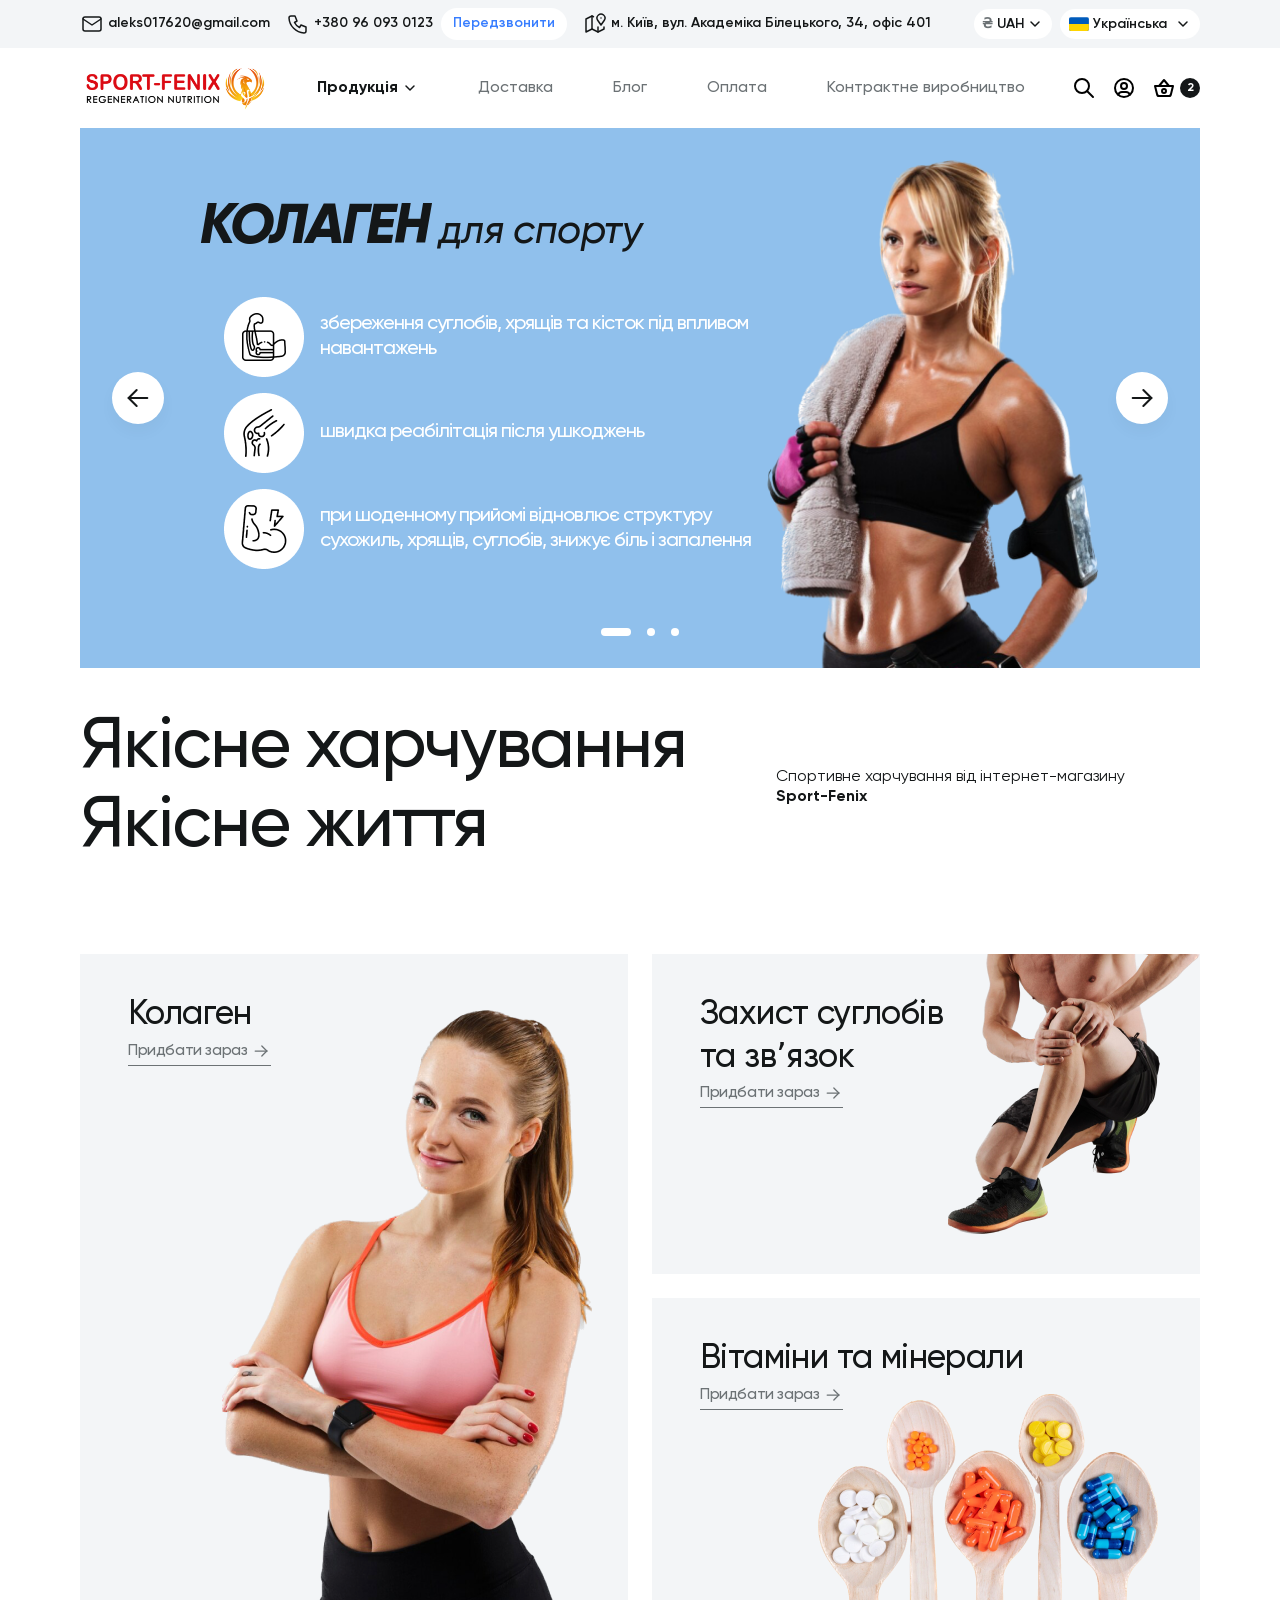
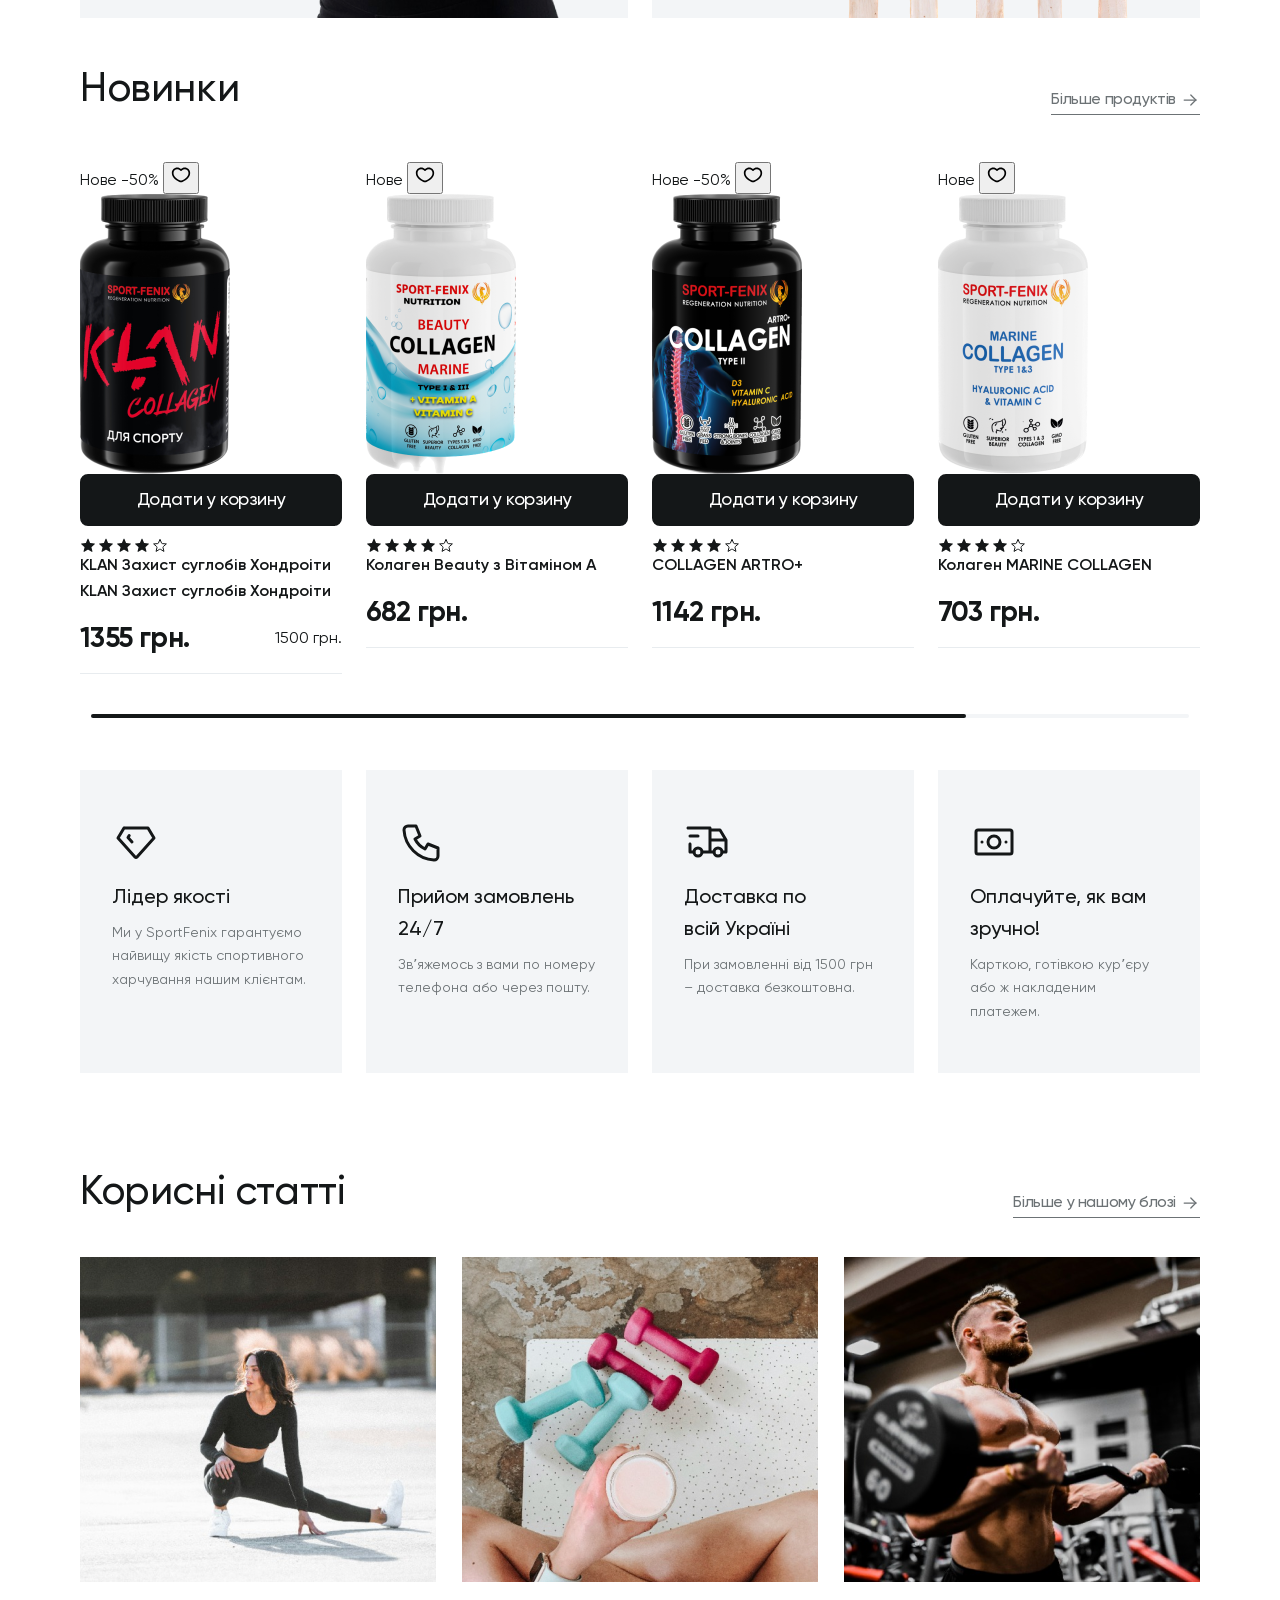
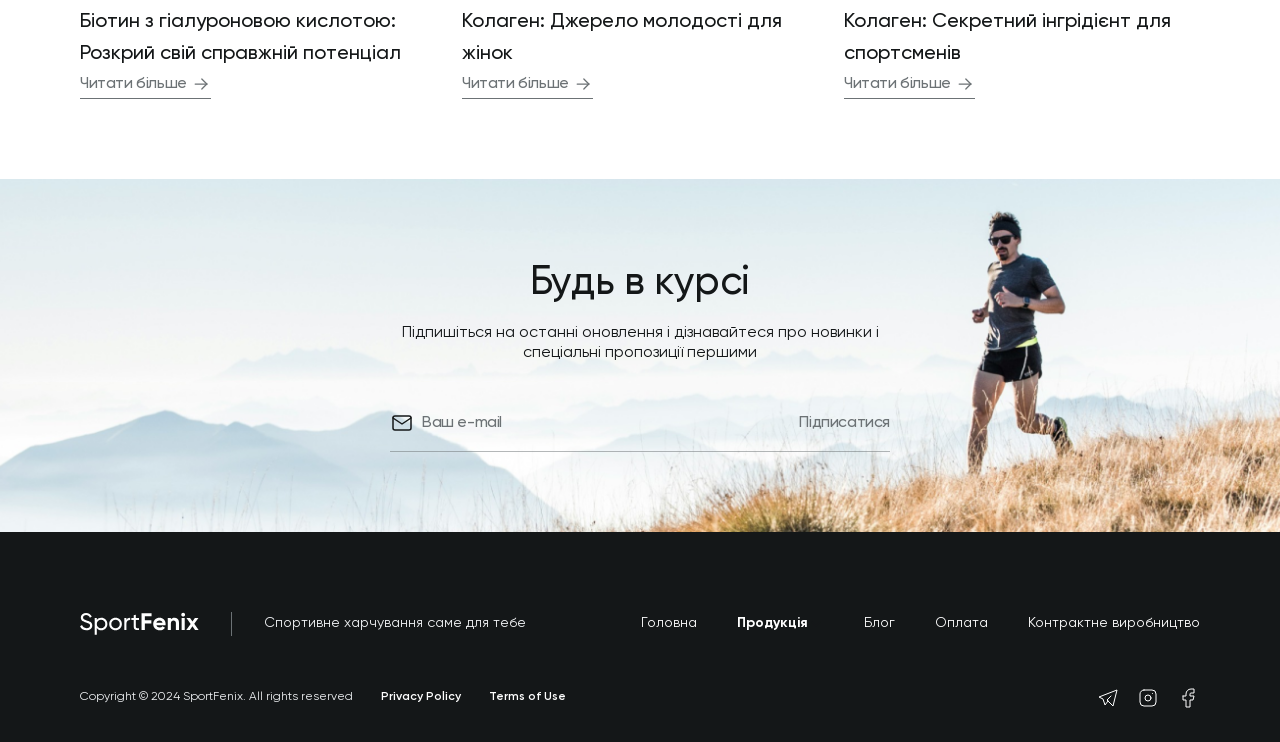
<file: index.html>
<!DOCTYPE html>
<html lang="ru">

<head>
    <meta charset="UTF-8">
    <meta name="description" content="Free Web tutorials">
    <meta name="keywords" content="HTML, CSS, JavaScript">
    <meta name="author" content="Oleksandr Dorobalo">
    <meta name="viewport" content="width=device-width, initial-scale=1.0">
    <meta http-equiv="X-UA-Compatible" content="IE=edge">

    <title>SPORT-FENIX</title>
    <link rel="icon" type="image/png" href="assets/images/icons/flag.svg">

    <link rel="stylesheet" href="assets/css/swiper-bundle.min.css">
    <link rel="stylesheet" href="assets/css/select2.min.css">
    <link rel="stylesheet" href="assets/css/style.css">
</head>

<body>
    <div class="site">
        <header class="header">
            <div class="header__top">
                <div class="wrapper container">
                    <div class="information">
                        <a href="mailto:aleks017620@gmail.com">
                            <svg width="24" height="24" viewBox="0 0 24 24" fill="none"
                                xmlns="http://www.w3.org/2000/svg">
                                <rect x="3" y="5" width="18" height="14" rx="2" stroke="#141718" stroke-width="1.5"
                                    stroke-linecap="round" stroke-linejoin="round" />
                                <path d="M3 7L12 13L21 7" stroke="#141718" stroke-width="1.5" stroke-linecap="round"
                                    stroke-linejoin="round" />
                            </svg>
                            aleks017620@gmail.com
                        </a>
                        <div class="group">
                            <a href="tel:+380 96 093 0123">
                                <svg width="24" height="24" viewBox="0 0 24 24" fill="none"
                                    xmlns="http://www.w3.org/2000/svg">
                                    <path
                                        d="M5 4H9L11 9L8.5 10.5C9.57096 12.6715 11.3285 14.429 13.5 15.5L15 13L20 15V19C20 20.1046 19.1046 21 18 21C9.92765 20.5094 3.49056 14.0724 3 6C3 4.89543 3.89543 4 5 4"
                                        stroke="#141718" stroke-width="1.5" stroke-linecap="round"
                                        stroke-linejoin="round" />
                                </svg>
                                +380 96 093 0123
                            </a>
                            <button class="callback">Передзвонити</button>
                        </div>
                        <a href="#">
                            <svg width="24" height="24" viewBox="0 0 24 24" fill="none"
                                xmlns="http://www.w3.org/2000/svg">
                                <path d="M18 5.99988V6.00988" stroke="#141718" stroke-width="1.5" stroke-linecap="round"
                                    stroke-linejoin="round" />
                                <path
                                    d="M18 13L14.5 7.99997C13.5691 6.31749 13.967 4.21072 15.4475 2.98372C16.928 1.75673 19.072 1.75673 20.5525 2.98372C22.0329 4.21072 22.4309 6.31749 21.5 7.99997L18 13"
                                    stroke="#141718" stroke-width="1.5" stroke-linecap="round"
                                    stroke-linejoin="round" />
                                <path d="M10.5 4.75L9 4L3 7V20L9 17L15 20L21 17V15" stroke="#141718" stroke-width="1.5"
                                    stroke-linecap="round" stroke-linejoin="round" />
                                <path d="M9 4V17" stroke="#141718" stroke-width="1.5" stroke-linecap="round"
                                    stroke-linejoin="round" />
                                <path d="M15 15V20" stroke="#141718" stroke-width="1.5" stroke-linecap="round"
                                    stroke-linejoin="round" />
                            </svg>
                            м. Київ, вул. Академіка Білецького, 34, офіс 401
                        </a>
                    </div>
                    <div class="change">
                        <select id="currency-select" class="currency-select">
                            <option value="UAH" data-symbol="₴">UAH</option>
                            <option value="RUB" data-symbol="₽">RUB</option>
                            <option value="USD" data-symbol="$">USD</option>
                            <option value="EUR" data-symbol="€">EUR</option>
                            <option value="BTC" data-symbol="₿">BTC</option>
                        </select>
                        <select id="language-select" class="language-select">
                            <option value="ua" data-image="assets/images/icons/country/Ukraine.svg">Українська</option>
                            <option value="en" data-image="assets/images/icons/country/UK.svg">English</option>
                            <option value="ru" data-image="assets/images/icons/country/Russia.svg">Русский</option>
                            <option value="fr" data-image="assets/images/icons/country/Francais.svg">Français</option>
                            <option value="es" data-image="assets/images/icons/country/Spain.svg">Español</option>
                        </select>
                    </div>
                </div>
            </div>

            <div class="header__bottom">
                <div class="wrapper container">
                    <a href="index.html" class="header__logo logo">
                        <img src="assets/images/header/logo.svg" alt="logo">
                    </a>
                    <nav class="header__navigation navigation">
                        <ul class="navigation__list">
                            <li class="menu-item menu-item-has-children current-menu-item">
                                <a href="#">Продукція </a>
                                <ul class="sub-menu">
                                    <li><a href="#">Амінокислоти</a></li>
                                    <li><a href="#">Креатиновмісні</a></li>
                                    <li><a href="#">Захист суглобів та зв'язок</a></li>
                                    <li><a href="#">Протеїн</a></li>
                                    <li><a href="#">Підвищення тестостерону</a></li>
                                    <li><a href="#">Колаген</a></li>
                                    <li><a href="#">Жироспалювачі</a></li>
                                    <li><a href="#">Омега та Рибій жир</a></li>
                                    <li><a href="#">Вітаміни та мінерали</a></li>
                                </ul>
                            </li>
                            <li class="menu-item">
                                <a href="delivery.html">Доставка </a>
                            </li>
                            <li class="menu-item">
                                <a href="blog.html">Блог </a>
                            </li>
                            <li class="menu-item">
                                <a href="payment.html">Оплата </a>
                            </li>
                            <li class="menu-item">
                                <a href="production.html">Контрактне виробництво </a>
                            </li>
                        </ul>
                    </nav>
                    <div class="actions">
                        <button class="icon">
                            <svg width="24" height="24" viewBox="0 0 24 24" fill="none"
                                xmlns="http://www.w3.org/2000/svg">
                                <circle cx="10" cy="10" r="7" stroke="#141718" stroke-width="2" stroke-linecap="round"
                                    stroke-linejoin="round" />
                                <path d="M21 21L15 15" stroke="#141718" stroke-width="2" stroke-linecap="round"
                                    stroke-linejoin="round" />
                            </svg>
                        </button>
                        <button class="icon">
                            <svg width="24" height="24" viewBox="0 0 24 24" fill="none"
                                xmlns="http://www.w3.org/2000/svg">
                                <circle cx="12" cy="12" r="9" stroke="#141718" stroke-width="2" stroke-linecap="round"
                                    stroke-linejoin="round" />
                                <circle cx="12" cy="10" r="3" stroke="#141718" stroke-width="2" stroke-linecap="round"
                                    stroke-linejoin="round" />
                                <path
                                    d="M6.16797 18.849C6.67621 17.1575 8.23372 15.9995 9.99997 16H14C15.7686 15.9994 17.3277 17.1604 17.834 18.855"
                                    stroke="#141718" stroke-width="2" stroke-linecap="round" stroke-linejoin="round" />
                            </svg>
                        </button>
                        <button class="icon basket">
                            <svg width="24" height="24" viewBox="0 0 24 24" fill="none"
                                xmlns="http://www.w3.org/2000/svg">
                                <path d="M7 10L12 4L17 10" stroke="#141718" stroke-width="2" stroke-linecap="round"
                                    stroke-linejoin="round" />
                                <path fill-rule="evenodd" clip-rule="evenodd"
                                    d="M21 10L19 18C18.8071 19.1828 17.9655 20.0243 17 20H7C6.03448 20.0243 5.19295 19.1828 5 18L3 10H21Z"
                                    stroke="#141718" stroke-width="2" stroke-linecap="round" stroke-linejoin="round" />
                                <circle cx="12" cy="15" r="2" stroke="#141718" stroke-width="2" stroke-linecap="round"
                                    stroke-linejoin="round" />
                            </svg>
                            <span>2</span>
                        </button>
                        <button class="icon burger" id="burgerButton">
                            <span>
                                Menu
                            </span>
                        </button>
                    </div>
                </div>
            </div>
        </header>

        <main class="main">
            <section class="hero">
                <div class="container">
                    <div class="swiper" id="hero">
                        <ul class="swiper-wrapper">
                            <li class="swiper-slide" style="background: var(--color-light-blue);">
                                <div class="content">
                                    <h2><span>КОЛАГЕН</span> для спорту</h2>
                                    <ul class="slide__list">
                                        <li>
                                            <img src="assets/images/hero/img1.png" alt="">
                                            <p>ЗБЕРЕЖЕННЯ СУГЛОБІВ, ХРЯЩІВ ТА КІСТОК ПІД ВПЛИВОМ НАВАНТАЖЕНЬ</p>
                                        </li>
                                        <li>
                                            <img src="assets/images/hero/img2.png" alt="">
                                            <p>ШВИДКА РЕАБІЛІТАЦІЯ ПІСЛЯ УШКОДЖЕНЬ</p>
                                        </li>
                                        <li>
                                            <img src="assets/images/hero/img3.png" alt="">
                                            <p>ПРИ ШОДЕННОМУ ПРИЙОМІ ВІДНОВЛЮЄ СТРУКТУРУ СУХОЖИЛЬ, ХРЯЩІВ, СУГЛОБІВ,
                                                ЗНИЖУЄ БІЛЬ і ЗАПАЛЕННЯ</p>
                                        </li>
                                    </ul>
                                </div>
                                <img src="assets/images/hero/girl1.png" alt="namelogo">
                            </li>
                            <li class="swiper-slide" style="background: var( --category-orange);">
                                <div class="content">
                                    <h2><span>КОЛАГЕН</span> для спорту</h2>
                                    <ul class="slide__list">
                                        <li>
                                            <img src="assets/images/hero/img1.png" alt="">
                                            <p>ЗБЕРЕЖЕННЯ СУГЛОБІВ, ХРЯЩІВ ТА КІСТОК ПІД ВПЛИВОМ НАВАНТАЖЕНЬ</p>
                                        </li>
                                        <li>
                                            <img src="assets/images/hero/img2.png" alt="">
                                            <p>ШВИДКА РЕАБІЛІТАЦІЯ ПІСЛЯ УШКОДЖЕНЬ</p>
                                        </li>
                                        <li>
                                            <img src="assets/images/hero/img3.png" alt="">
                                            <p>ПРИ ШОДЕННОМУ ПРИЙОМІ ВІДНОВЛЮЄ СТРУКТУРУ СУХОЖИЛЬ, ХРЯЩІВ, СУГЛОБІВ,
                                                ЗНИЖУЄ БІЛЬ і ЗАПАЛЕННЯ</p>
                                        </li>
                                    </ul>
                                </div>
                                <img src="assets/images/hero/girl2.png" alt="namelogo">
                            </li>
                            <li class="swiper-slide" style="background: var(--category-purple);">
                                <div class="content">
                                    <h2><span>КОЛАГЕН</span> для спорту</h2>
                                    <ul class="slide__list">
                                        <li>
                                            <img src="assets/images/hero/img1.png" alt="">
                                            <p>ЗБЕРЕЖЕННЯ СУГЛОБІВ, ХРЯЩІВ ТА КІСТОК ПІД ВПЛИВОМ НАВАНТАЖЕНЬ</p>
                                        </li>
                                        <li>
                                            <img src="assets/images/hero/img2.png" alt="">
                                            <p>ШВИДКА РЕАБІЛІТАЦІЯ ПІСЛЯ УШКОДЖЕНЬ</p>
                                        </li>
                                        <li>
                                            <img src="assets/images/hero/img3.png" alt="">
                                            <p>ПРИ ШОДЕННОМУ ПРИЙОМІ ВІДНОВЛЮЄ СТРУКТУРУ СУХОЖИЛЬ, ХРЯЩІВ, СУГЛОБІВ,
                                                ЗНИЖУЄ БІЛЬ і ЗАПАЛЕННЯ</p>
                                        </li>
                                    </ul>
                                </div>
                                <img src="assets/images/hero/girl1.png" alt="namelogo">
                            </li>
                        </ul>
                        <div class="swiper__navigation">
                            <div class="swiper-pagination hero-pagination"></div>
                            <div class="swiper__navigation-buttons">
                                <div class="swiper-button-prev hero-button-prev"></div>
                                <div class="swiper-button-next hero-button-next"></div>
                            </div>
                        </div>
                    </div>
                    <div class="title">
                        <h1>Якісне харчування Якісне життя</h1>
                        <p>Спортивне харчування від інтернет-магазину <b>Sport-Fenix</b></p>
                    </div>
                </div>
            </section>
            <section class="banner">
                <div class="container">
                    <ul class="banner__list">
                        <li style="background-image: url(assets/images/hero/girl2.png);">
                            <h3>Колаген</h3>
                            <a class="more" href="#">
                                Придбати зараз
                                <svg width="20" height="20" viewBox="0 0 20 20" fill="none"
                                    xmlns="http://www.w3.org/2000/svg">
                                    <path d="M4.16666 10H15.8333" stroke="#6C7275" stroke-width="1.25"
                                        stroke-linecap="round" stroke-linejoin="round" />
                                    <path d="M10.8333 15L15.8333 10" stroke="#6C7275" stroke-width="1.25"
                                        stroke-linecap="round" stroke-linejoin="round" />
                                    <path d="M10.8333 5L15.8333 10" stroke="#6C7275" stroke-width="1.25"
                                        stroke-linecap="round" stroke-linejoin="round" />
                                </svg>
                            </a>
                        </li>
                        <li style="background-image: url(assets/images/hero/leg.png);">
                            <h3>Захист суглобів та звʼязок</h3>
                            <a class="more" href="#">
                                Придбати зараз
                                <svg width="20" height="20" viewBox="0 0 20 20" fill="none"
                                    xmlns="http://www.w3.org/2000/svg">
                                    <path d="M4.16666 10H15.8333" stroke="#6C7275" stroke-width="1.25"
                                        stroke-linecap="round" stroke-linejoin="round" />
                                    <path d="M10.8333 15L15.8333 10" stroke="#6C7275" stroke-width="1.25"
                                        stroke-linecap="round" stroke-linejoin="round" />
                                    <path d="M10.8333 5L15.8333 10" stroke="#6C7275" stroke-width="1.25"
                                        stroke-linecap="round" stroke-linejoin="round" />
                                </svg>
                            </a>
                        </li>
                        <li style="background-image: url(assets/images/hero/spoon.png);">
                            <h3>Вітаміни та мінерали</h3>
                            <a class="more" href="#">
                                Придбати зараз
                                <svg width="20" height="20" viewBox="0 0 20 20" fill="none"
                                    xmlns="http://www.w3.org/2000/svg">
                                    <path d="M4.16666 10H15.8333" stroke="#6C7275" stroke-width="1.25"
                                        stroke-linecap="round" stroke-linejoin="round" />
                                    <path d="M10.8333 15L15.8333 10" stroke="#6C7275" stroke-width="1.25"
                                        stroke-linecap="round" stroke-linejoin="round" />
                                    <path d="M10.8333 5L15.8333 10" stroke="#6C7275" stroke-width="1.25"
                                        stroke-linecap="round" stroke-linejoin="round" />
                                </svg>
                            </a>
                        </li>
                    </ul>
                </div>
            </section>
            <section class="products">
                <div class="container">
                    <h2>Новинки</h2>
                    <a class="more absolute" href="#">
                        Більше продуктів
                        <svg width="20" height="20" viewBox="0 0 20 20" fill="none" xmlns="http://www.w3.org/2000/svg">
                            <path d="M4.16666 10H15.8333" stroke="#6C7275" stroke-width="1.25" stroke-linecap="round"
                                stroke-linejoin="round" />
                            <path d="M10.8333 15L15.8333 10" stroke="#6C7275" stroke-width="1.25" stroke-linecap="round"
                                stroke-linejoin="round" />
                            <path d="M10.8333 5L15.8333 10" stroke="#6C7275" stroke-width="1.25" stroke-linecap="round"
                                stroke-linejoin="round" />
                        </svg>
                    </a>
                    <div class="swiper" id="products">
                        <ul class="swiper-wrapper products__list">
                            <li class="swiper-slide product">
                                <div class="product__img">
                                    <span class="new">Нове</span>
                                    <span class="sale">-50%</span>
                                    <button class="wishlist">
                                        <svg width="20" height="20" viewBox="0 0 20 20" fill="none"
                                            xmlns="http://www.w3.org/2000/svg">
                                            <path fill-rule="evenodd" clip-rule="evenodd"
                                                d="M10.577 5.76422C10.2546 6.07365 9.74545 6.07365 9.42301 5.76422L8.84601 5.2105C8.17065 4.56239 7.25829 4.16667 6.25001 4.16667C4.17894 4.16667 2.50001 5.8456 2.50001 7.91667C2.50001 9.90219 3.57483 11.5417 5.12647 12.8888C6.67944 14.237 8.53618 15.1312 9.64555 15.5876C9.87751 15.683 10.1225 15.683 10.3545 15.5876C11.4638 15.1312 13.3206 14.237 14.8735 12.8888C16.4252 11.5417 17.5 9.90218 17.5 7.91667C17.5 5.8456 15.8211 4.16667 13.75 4.16667C12.7417 4.16667 11.8294 4.56239 11.154 5.2105L10.577 5.76422ZM10 4.00798C9.02676 3.074 7.70542 2.5 6.25001 2.5C3.25847 2.5 0.833344 4.92512 0.833344 7.91667C0.833344 13.2235 6.64196 16.1542 9.0115 17.1289C9.64965 17.3914 10.3504 17.3914 10.9885 17.1289C13.3581 16.1542 19.1667 13.2235 19.1667 7.91667C19.1667 4.92512 16.7416 2.5 13.75 2.5C12.2946 2.5 10.9733 3.074 10 4.00798Z"
                                                fill="#6C7275" />
                                        </svg>
                                    </button>
                                    <img src="assets/images/products/image1.png" alt="">
                                    <button class="button">Додати у корзину</button>
                                </div>
                                <div class="product__rating">
                                    <img src="assets/images/icons/star-icon-full.svg" alt="">
                                    <img src="assets/images/icons/star-icon-full.svg" alt="">
                                    <img src="assets/images/icons/star-icon-full.svg" alt="">
                                    <img src="assets/images/icons/star-icon-full.svg" alt="">
                                    <img src="assets/images/icons/star-icon.svg" alt="">
                                </div>
                                <h5>KLAN Захист суглобів Хондроіти KLAN Захист суглобів Хондроіти</h5>
                                <div class="product__price">
                                    <span class="price">1355 грн.</span>
                                    <span class="price-old">1500 грн.</span>
                                </div>
                            </li>
                            <li class="swiper-slide product">
                                <div class="product__img">
                                    <span class="new">Нове</span>
                                    <button class="wishlist">
                                        <svg width="20" height="20" viewBox="0 0 20 20" fill="none"
                                            xmlns="http://www.w3.org/2000/svg">
                                            <path fill-rule="evenodd" clip-rule="evenodd"
                                                d="M10.577 5.76422C10.2546 6.07365 9.74545 6.07365 9.42301 5.76422L8.84601 5.2105C8.17065 4.56239 7.25829 4.16667 6.25001 4.16667C4.17894 4.16667 2.50001 5.8456 2.50001 7.91667C2.50001 9.90219 3.57483 11.5417 5.12647 12.8888C6.67944 14.237 8.53618 15.1312 9.64555 15.5876C9.87751 15.683 10.1225 15.683 10.3545 15.5876C11.4638 15.1312 13.3206 14.237 14.8735 12.8888C16.4252 11.5417 17.5 9.90218 17.5 7.91667C17.5 5.8456 15.8211 4.16667 13.75 4.16667C12.7417 4.16667 11.8294 4.56239 11.154 5.2105L10.577 5.76422ZM10 4.00798C9.02676 3.074 7.70542 2.5 6.25001 2.5C3.25847 2.5 0.833344 4.92512 0.833344 7.91667C0.833344 13.2235 6.64196 16.1542 9.0115 17.1289C9.64965 17.3914 10.3504 17.3914 10.9885 17.1289C13.3581 16.1542 19.1667 13.2235 19.1667 7.91667C19.1667 4.92512 16.7416 2.5 13.75 2.5C12.2946 2.5 10.9733 3.074 10 4.00798Z"
                                                fill="#6C7275" />
                                        </svg>
                                    </button>
                                    <img src="assets/images/products/image2.png" alt="">
                                    <button class="button">Додати у корзину</button>
                                </div>
                                <div class="product__rating">
                                    <img src="assets/images/icons/star-icon-full.svg" alt="">
                                    <img src="assets/images/icons/star-icon-full.svg" alt="">
                                    <img src="assets/images/icons/star-icon-full.svg" alt="">
                                    <img src="assets/images/icons/star-icon-full.svg" alt="">
                                    <img src="assets/images/icons/star-icon.svg" alt="">
                                </div>
                                <h5>Колаген Beauty з Вітаміном А</h5>
                                <div class="product__price">
                                    <span class="price">682 грн.</span>
                                </div>
                            </li>
                            <li class="swiper-slide product">
                                <div class="product__img">
                                    <span class="new">Нове</span>
                                    <span class="sale">-50%</span>
                                    <button class="wishlist">
                                        <svg width="20" height="20" viewBox="0 0 20 20" fill="none"
                                            xmlns="http://www.w3.org/2000/svg">
                                            <path fill-rule="evenodd" clip-rule="evenodd"
                                                d="M10.577 5.76422C10.2546 6.07365 9.74545 6.07365 9.42301 5.76422L8.84601 5.2105C8.17065 4.56239 7.25829 4.16667 6.25001 4.16667C4.17894 4.16667 2.50001 5.8456 2.50001 7.91667C2.50001 9.90219 3.57483 11.5417 5.12647 12.8888C6.67944 14.237 8.53618 15.1312 9.64555 15.5876C9.87751 15.683 10.1225 15.683 10.3545 15.5876C11.4638 15.1312 13.3206 14.237 14.8735 12.8888C16.4252 11.5417 17.5 9.90218 17.5 7.91667C17.5 5.8456 15.8211 4.16667 13.75 4.16667C12.7417 4.16667 11.8294 4.56239 11.154 5.2105L10.577 5.76422ZM10 4.00798C9.02676 3.074 7.70542 2.5 6.25001 2.5C3.25847 2.5 0.833344 4.92512 0.833344 7.91667C0.833344 13.2235 6.64196 16.1542 9.0115 17.1289C9.64965 17.3914 10.3504 17.3914 10.9885 17.1289C13.3581 16.1542 19.1667 13.2235 19.1667 7.91667C19.1667 4.92512 16.7416 2.5 13.75 2.5C12.2946 2.5 10.9733 3.074 10 4.00798Z"
                                                fill="#6C7275" />
                                        </svg>
                                    </button>
                                    <img src="assets/images/products/image3.png" alt="">
                                    <button class="button">Додати у корзину</button>
                                </div>
                                <div class="product__rating">
                                    <img src="assets/images/icons/star-icon-full.svg" alt="">
                                    <img src="assets/images/icons/star-icon-full.svg" alt="">
                                    <img src="assets/images/icons/star-icon-full.svg" alt="">
                                    <img src="assets/images/icons/star-icon-full.svg" alt="">
                                    <img src="assets/images/icons/star-icon.svg" alt="">
                                </div>
                                <h5>COLLAGEN ARTRO+</h5>
                                <div class="product__price">
                                    <span class="price">1142 грн.</span>
                                </div>
                            </li>
                            <li class="swiper-slide product">
                                <div class="product__img">
                                    <span class="new">Нове</span>
                                    <button class="wishlist">
                                        <svg width="20" height="20" viewBox="0 0 20 20" fill="none"
                                            xmlns="http://www.w3.org/2000/svg">
                                            <path fill-rule="evenodd" clip-rule="evenodd"
                                                d="M10.577 5.76422C10.2546 6.07365 9.74545 6.07365 9.42301 5.76422L8.84601 5.2105C8.17065 4.56239 7.25829 4.16667 6.25001 4.16667C4.17894 4.16667 2.50001 5.8456 2.50001 7.91667C2.50001 9.90219 3.57483 11.5417 5.12647 12.8888C6.67944 14.237 8.53618 15.1312 9.64555 15.5876C9.87751 15.683 10.1225 15.683 10.3545 15.5876C11.4638 15.1312 13.3206 14.237 14.8735 12.8888C16.4252 11.5417 17.5 9.90218 17.5 7.91667C17.5 5.8456 15.8211 4.16667 13.75 4.16667C12.7417 4.16667 11.8294 4.56239 11.154 5.2105L10.577 5.76422ZM10 4.00798C9.02676 3.074 7.70542 2.5 6.25001 2.5C3.25847 2.5 0.833344 4.92512 0.833344 7.91667C0.833344 13.2235 6.64196 16.1542 9.0115 17.1289C9.64965 17.3914 10.3504 17.3914 10.9885 17.1289C13.3581 16.1542 19.1667 13.2235 19.1667 7.91667C19.1667 4.92512 16.7416 2.5 13.75 2.5C12.2946 2.5 10.9733 3.074 10 4.00798Z"
                                                fill="#6C7275" />
                                        </svg>
                                    </button>
                                    <img src="assets/images/products/image4.png" alt="">
                                    <button class="button">Додати у корзину</button>
                                </div>
                                <div class="product__rating">
                                    <img src="assets/images/icons/star-icon-full.svg" alt="">
                                    <img src="assets/images/icons/star-icon-full.svg" alt="">
                                    <img src="assets/images/icons/star-icon-full.svg" alt="">
                                    <img src="assets/images/icons/star-icon-full.svg" alt="">
                                    <img src="assets/images/icons/star-icon.svg" alt="">
                                </div>
                                <h5>Колаген MARINE COLLAGEN</h5>
                                <div class="product__price">
                                    <span class="price">703 грн.</span>
                                </div>
                            </li>
                            <li class="swiper-slide product">
                                <div class="product__img">
                                    <span class="new">Нове</span>
                                    <button class="wishlist">
                                        <svg width="20" height="20" viewBox="0 0 20 20" fill="none"
                                            xmlns="http://www.w3.org/2000/svg">
                                            <path fill-rule="evenodd" clip-rule="evenodd"
                                                d="M10.577 5.76422C10.2546 6.07365 9.74545 6.07365 9.42301 5.76422L8.84601 5.2105C8.17065 4.56239 7.25829 4.16667 6.25001 4.16667C4.17894 4.16667 2.50001 5.8456 2.50001 7.91667C2.50001 9.90219 3.57483 11.5417 5.12647 12.8888C6.67944 14.237 8.53618 15.1312 9.64555 15.5876C9.87751 15.683 10.1225 15.683 10.3545 15.5876C11.4638 15.1312 13.3206 14.237 14.8735 12.8888C16.4252 11.5417 17.5 9.90218 17.5 7.91667C17.5 5.8456 15.8211 4.16667 13.75 4.16667C12.7417 4.16667 11.8294 4.56239 11.154 5.2105L10.577 5.76422ZM10 4.00798C9.02676 3.074 7.70542 2.5 6.25001 2.5C3.25847 2.5 0.833344 4.92512 0.833344 7.91667C0.833344 13.2235 6.64196 16.1542 9.0115 17.1289C9.64965 17.3914 10.3504 17.3914 10.9885 17.1289C13.3581 16.1542 19.1667 13.2235 19.1667 7.91667C19.1667 4.92512 16.7416 2.5 13.75 2.5C12.2946 2.5 10.9733 3.074 10 4.00798Z"
                                                fill="#6C7275" />
                                        </svg>
                                    </button>
                                    <img src="assets/images/products/image1.png" alt="">
                                    <button class="button">Додати у корзину</button>
                                </div>
                                <div class="product__rating">
                                    <img src="assets/images/icons/star-icon-full.svg" alt="">
                                    <img src="assets/images/icons/star-icon-full.svg" alt="">
                                    <img src="assets/images/icons/star-icon-full.svg" alt="">
                                    <img src="assets/images/icons/star-icon-full.svg" alt="">
                                    <img src="assets/images/icons/star-icon.svg" alt="">
                                </div>
                                <h5>Колаген Collagen Marine</h5>
                                <div class="product__price">
                                    <span class="price">711 грн.</span>
                                </div>
                            </li>
                        </ul>
                        <!-- If we need scrollbar -->
                        <div class="swiper-scrollbar"></div>
                    </div>
                </div>
            </section>
            <section class="about">
                <div class="container">
                    <ul class="about__list">
                        <li>
                            <img src="assets/images/about/diamond.svg" alt="">
                            <h4>Лідер якості</h4>
                            <p>
                                Ми у SportFenix гарантуємо найвищу якість спортивного харчування нашим клієнтам.
                            </p>
                        </li>
                        <li>
                            <img src="assets/images/about/phone.svg" alt="">
                            <h4>Прийом замовлень 24/7</h4>
                            <p>
                                Звʼяжемось з вами по номеру телефона або через пошту.
                            </p>
                        </li>
                        <li>
                            <img src="assets/images/about/delivery.svg" alt="">
                            <h4>Доставка по всій Україні</h4>
                            <p>
                                При замовленні від 1500 грн
                                – доставка безкоштовна.
                            </p>
                        </li>
                        <li>
                            <img src="assets/images/about/cash-banknote.svg" alt="">
                            <h4>Оплачуйте, як вам зручно!</h4>
                            <p>
                                Карткою, готівкою курʼєру або ж накладеним платежем.
                            </p>
                        </li>
                    </ul>
                </div>
            </section>
            <section class="articles">
                <div class="container">
                    <h2>Корисні статті</h2>
                    <a class="more absolute" href="#">
                        Більше у нашому блозі
                        <svg width="20" height="20" viewBox="0 0 20 20" fill="none" xmlns="http://www.w3.org/2000/svg">
                            <path d="M4.16666 10H15.8333" stroke="#6C7275" stroke-width="1.25" stroke-linecap="round"
                                stroke-linejoin="round" />
                            <path d="M10.8333 15L15.8333 10" stroke="#6C7275" stroke-width="1.25" stroke-linecap="round"
                                stroke-linejoin="round" />
                            <path d="M10.8333 5L15.8333 10" stroke="#6C7275" stroke-width="1.25" stroke-linecap="round"
                                stroke-linejoin="round" />
                        </svg>
                    </a>
                    <ul class="articles__list">
                        <li>
                            <img src="assets/images/articles/img1.png" alt="">
                            <a href="#">
                                <h4>Біотин з гіалуроновою кислотою: Розкрий свій справжній потенціал</h4>
                            </a>
                            <a class="more" href="#">
                                Читати більше
                                <svg width="20" height="20" viewBox="0 0 20 20" fill="none"
                                    xmlns="http://www.w3.org/2000/svg">
                                    <path d="M4.16666 10H15.8333" stroke="#6C7275" stroke-width="1.25"
                                        stroke-linecap="round" stroke-linejoin="round" />
                                    <path d="M10.8333 15L15.8333 10" stroke="#6C7275" stroke-width="1.25"
                                        stroke-linecap="round" stroke-linejoin="round" />
                                    <path d="M10.8333 5L15.8333 10" stroke="#6C7275" stroke-width="1.25"
                                        stroke-linecap="round" stroke-linejoin="round" />
                                </svg>
                            </a>
                        </li>
                        <li>
                            <img src="assets/images/articles/img2.png" alt="">
                            <a href="#">
                                <h4>Колаген: Джерело молодості для жінок</h4>
                            </a>
                            <a class="more" href="#">
                                Читати більше
                                <svg width="20" height="20" viewBox="0 0 20 20" fill="none"
                                    xmlns="http://www.w3.org/2000/svg">
                                    <path d="M4.16666 10H15.8333" stroke="#6C7275" stroke-width="1.25"
                                        stroke-linecap="round" stroke-linejoin="round" />
                                    <path d="M10.8333 15L15.8333 10" stroke="#6C7275" stroke-width="1.25"
                                        stroke-linecap="round" stroke-linejoin="round" />
                                    <path d="M10.8333 5L15.8333 10" stroke="#6C7275" stroke-width="1.25"
                                        stroke-linecap="round" stroke-linejoin="round" />
                                </svg>
                            </a>
                        </li>
                        <li>
                            <img src="assets/images/articles/img3.png" alt="">
                            <a href="#">
                                <h4>Колаген: Секретний інгрідієнт для спортсменів</h4>
                            </a>
                            <a class="more" href="#">
                                Читати більше
                                <svg width="20" height="20" viewBox="0 0 20 20" fill="none"
                                    xmlns="http://www.w3.org/2000/svg">
                                    <path d="M4.16666 10H15.8333" stroke="#6C7275" stroke-width="1.25"
                                        stroke-linecap="round" stroke-linejoin="round" />
                                    <path d="M10.8333 15L15.8333 10" stroke="#6C7275" stroke-width="1.25"
                                        stroke-linecap="round" stroke-linejoin="round" />
                                    <path d="M10.8333 5L15.8333 10" stroke="#6C7275" stroke-width="1.25"
                                        stroke-linecap="round" stroke-linejoin="round" />
                                </svg>
                            </a>
                        </li>
                    </ul>
                </div>
            </section>
            <section class="informed">
                <h2 class="center">Будь в курсі</h2>
                <p class="center">
                    Підпишіться на останні оновлення і дізнавайтеся про новинки і спеціальні пропозиції першими
                </p>
                <div class="informed__form">
                    <form action="#">
                        <img src="assets/images/icons/mail.svg" alt="">
                        <input type="email" name="your-email" placeholder="Ваш e-mail">
                        <button type="submit">Підписатися</button>
                    </form>
                </div>
            </section>
        </main>

        <footer class="footer">
            <div class="wrapper container">
                <a href="index.html" class="footer__logo logo">
                    <img src="assets/images/header/SportFenix.svg" alt="logo">
                    <span></span>
                    <p>Спортивне харчування саме для тебе</p>
                </a>
                <nav class="footer__navigation navigation">
                    <ul class="navigation__list">
                        <li class="menu-item">
                            <a href="index.html">Головна</a>
                        </li>
                        <li class="menu-item menu-item-has-children current-menu-item">
                            <a href="#">Продукція </a>
                            <ul class="sub-menu">
                                <li><a href="#">Амінокислоти</a></li>
                                <li><a href="#">Креатиновмісні</a></li>
                                <li><a href="#">Захист суглобів та зв'язок</a></li>
                                <li><a href="#">Протеїн</a></li>
                                <li><a href="#">Підвищення тестостерону</a></li>
                                <li><a href="#">Колаген</a></li>
                                <li><a href="#">Жироспалювачі</a></li>
                                <li><a href="#">Омега та Рибій жир</a></li>
                                <li><a href="#">Вітаміни та мінерали</a></li>
                            </ul>
                        </li>
                        <li class="menu-item">
                            <a href="blog.html">Блог </a>
                        </li>
                        <li class="menu-item">
                            <a href="payment.html">Оплата </a>
                        </li>
                        <li class="menu-item">
                            <a href="production.html">Контрактне виробництво </a>
                        </li>
                    </ul>
                </nav>
            </div>
            <div class="wrapper container">
                <div class="info">
                    <p class="copy">Copyright © 2024 SportFenix. All rights reserved</p>
                    <a href="#">Privacy Policy</a>
                    <a href="#">Terms of Use</a>
                </div>
                <div class="social">
                    <a href="#">
                        <svg width="24" height="24" viewBox="0 0 24 24" fill="none" xmlns="http://www.w3.org/2000/svg">
                            <path d="M15 10L11 14L17 20L21 4L3 11L7 13L9 19L12 15" stroke="white" stroke-linecap="round"
                                stroke-linejoin="round" />
                        </svg>
                    </a>
                    <a href="#"><svg width="24" height="24" viewBox="0 0 24 24" fill="none"
                            xmlns="http://www.w3.org/2000/svg">
                            <rect x="4" y="4" width="16" height="16" rx="4" stroke="white" stroke-linecap="round"
                                stroke-linejoin="round" />
                            <circle cx="12" cy="12" r="3" stroke="white" stroke-linecap="round"
                                stroke-linejoin="round" />
                            <path d="M16.5 7.49999V7.50099" stroke="white" stroke-linecap="round"
                                stroke-linejoin="round" />
                        </svg>
                    </a>
                    <a href="#"><svg width="24" height="24" viewBox="0 0 24 24" fill="none"
                            xmlns="http://www.w3.org/2000/svg">
                            <path
                                d="M7 10V14H10V21H14V14H17L18 10H14V8C14 7.44772 14.4477 7 15 7H18V3H15C12.2386 3 10 5.23858 10 8V10H7"
                                stroke="white" stroke-linecap="round" stroke-linejoin="round" />
                        </svg>
                    </a>
                </div>
            </div>

        </footer>
    </div>

    <script src="assets/js/jquery.min.js"></script>
    <script src="assets/js/swiper-bundle.min.js"></script>
    <script src="assets/js/select2.min.js"></script>
    <script src="assets/js/scripts.js"></script>

</body>

</html>
</file>
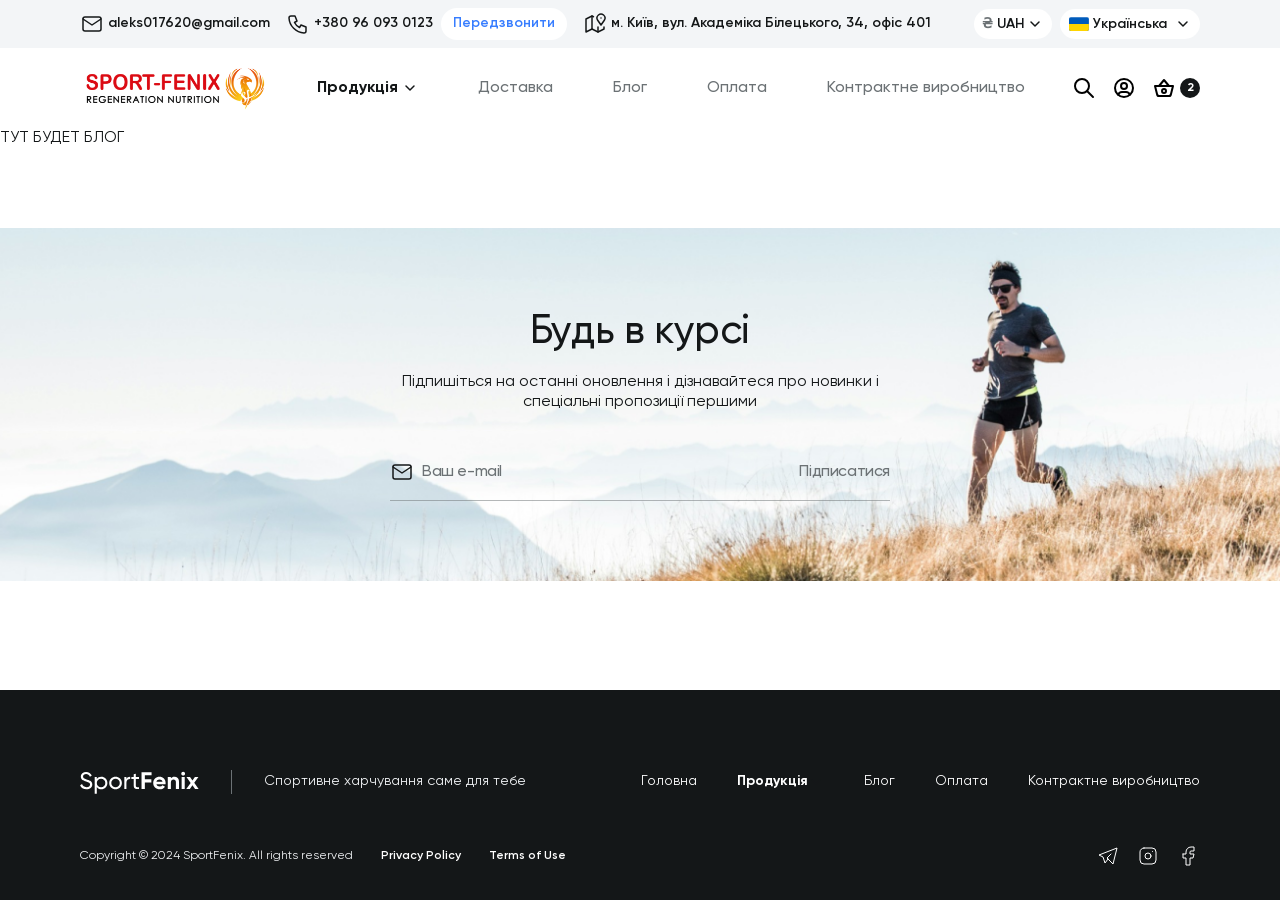
<file: blog.html>
<!DOCTYPE html>
<html lang="ru">

<head>
    <meta charset="UTF-8">
    <meta name="description" content="Free Web tutorials">
    <meta name="keywords" content="HTML, CSS, JavaScript">
    <meta name="author" content="Oleksandr Dorobalo">
    <meta name="viewport" content="width=device-width, initial-scale=1.0">
    <meta http-equiv="X-UA-Compatible" content="IE=edge">

    <title>SPORT-FENIX</title>
    <link rel="icon" type="image/png" href="assets/images/header/favicon.png">

    <link rel="stylesheet" href="assets/css/swiper-bundle.min.css">
    <link rel="stylesheet" href="assets/css/select2.min.css">
    <link rel="stylesheet" href="assets/css/style.css">
</head>

<body>
    <div class="site">
        <header class="header">
            <div class="header__top">
                <div class="wrapper container">
                    <div class="information">
                        <a href="mailto:aleks017620@gmail.com">
                            <svg width="24" height="24" viewBox="0 0 24 24" fill="none"
                                xmlns="http://www.w3.org/2000/svg">
                                <rect x="3" y="5" width="18" height="14" rx="2" stroke="#141718" stroke-width="1.5"
                                    stroke-linecap="round" stroke-linejoin="round" />
                                <path d="M3 7L12 13L21 7" stroke="#141718" stroke-width="1.5" stroke-linecap="round"
                                    stroke-linejoin="round" />
                            </svg>
                            aleks017620@gmail.com
                        </a>
                        <div class="group">
                            <a href="tel:+380 96 093 0123">
                                <svg width="24" height="24" viewBox="0 0 24 24" fill="none"
                                    xmlns="http://www.w3.org/2000/svg">
                                    <path
                                        d="M5 4H9L11 9L8.5 10.5C9.57096 12.6715 11.3285 14.429 13.5 15.5L15 13L20 15V19C20 20.1046 19.1046 21 18 21C9.92765 20.5094 3.49056 14.0724 3 6C3 4.89543 3.89543 4 5 4"
                                        stroke="#141718" stroke-width="1.5" stroke-linecap="round"
                                        stroke-linejoin="round" />
                                </svg>
                                +380 96 093 0123
                            </a>
                            <button class="callback">Передзвонити</button>
                        </div>
                        <a href="#">
                            <svg width="24" height="24" viewBox="0 0 24 24" fill="none"
                                xmlns="http://www.w3.org/2000/svg">
                                <path d="M18 5.99988V6.00988" stroke="#141718" stroke-width="1.5" stroke-linecap="round"
                                    stroke-linejoin="round" />
                                <path
                                    d="M18 13L14.5 7.99997C13.5691 6.31749 13.967 4.21072 15.4475 2.98372C16.928 1.75673 19.072 1.75673 20.5525 2.98372C22.0329 4.21072 22.4309 6.31749 21.5 7.99997L18 13"
                                    stroke="#141718" stroke-width="1.5" stroke-linecap="round"
                                    stroke-linejoin="round" />
                                <path d="M10.5 4.75L9 4L3 7V20L9 17L15 20L21 17V15" stroke="#141718" stroke-width="1.5"
                                    stroke-linecap="round" stroke-linejoin="round" />
                                <path d="M9 4V17" stroke="#141718" stroke-width="1.5" stroke-linecap="round"
                                    stroke-linejoin="round" />
                                <path d="M15 15V20" stroke="#141718" stroke-width="1.5" stroke-linecap="round"
                                    stroke-linejoin="round" />
                            </svg>
                            м. Київ, вул. Академіка Білецького, 34, офіс 401
                        </a>
                    </div>
                    <div class="change">
                        <select id="currency-select" class="currency-select">
                            <option value="UAH" data-symbol="₴">UAH</option>
                            <option value="RUB" data-symbol="₽">RUB</option>
                            <option value="USD" data-symbol="$">USD</option>
                            <option value="EUR" data-symbol="€">EUR</option>
                            <option value="BTC" data-symbol="₿">BTC</option>
                        </select>
                        <select id="language-select" class="language-select">
                            <option value="ua" data-image="assets/images/icons/country/Ukraine.svg">Українська</option>
                            <option value="en" data-image="assets/images/icons/country/UK.svg">English</option>
                            <option value="ru" data-image="assets/images/icons/country/Russia.svg">Русский</option>
                            <option value="fr" data-image="assets/images/icons/country/Francais.svg">Français</option>
                            <option value="es" data-image="assets/images/icons/country/Spain.svg">Español</option>
                        </select>
                    </div>
                </div>
            </div>

            <div class="header__bottom">
                <div class="wrapper container">
                    <a href="index.html" class="header__logo logo">
                        <img src="assets/images/header/logo.svg" alt="logo">
                    </a>
                    <nav class="header__navigation navigation">
                        <ul class="navigation__list">
                            <li class="menu-item menu-item-has-children current-menu-item">
                                <a href="#">Продукція </a>
                                <ul class="sub-menu">
                                    <li><a href="#">Амінокислоти</a></li>
                                    <li><a href="#">Креатиновмісні</a></li>
                                    <li><a href="#">Захист суглобів та зв'язок</a></li>
                                    <li><a href="#">Протеїн</a></li>
                                    <li><a href="#">Підвищення тестостерону</a></li>
                                    <li><a href="#">Колаген</a></li>
                                    <li><a href="#">Жироспалювачі</a></li>
                                    <li><a href="#">Омега та Рибій жир</a></li>
                                    <li><a href="#">Вітаміни та мінерали</a></li>
                                </ul>
                            </li>
                            <li class="menu-item">
                                <a href="delivery.html">Доставка </a>
                            </li>
                            <li class="menu-item">
                                <a href="blog.html">Блог </a>
                            </li>
                            <li class="menu-item">
                                <a href="payment.html">Оплата </a>
                            </li>
                            <li class="menu-item">
                                <a href="production.html">Контрактне виробництво </a>
                            </li>
                        </ul>
                    </nav>
                    <div class="actions">
                        <button class="icon">
                            <svg width="24" height="24" viewBox="0 0 24 24" fill="none"
                                xmlns="http://www.w3.org/2000/svg">
                                <circle cx="10" cy="10" r="7" stroke="#141718" stroke-width="2" stroke-linecap="round"
                                    stroke-linejoin="round" />
                                <path d="M21 21L15 15" stroke="#141718" stroke-width="2" stroke-linecap="round"
                                    stroke-linejoin="round" />
                            </svg>
                        </button>
                        <button class="icon">
                            <svg width="24" height="24" viewBox="0 0 24 24" fill="none"
                                xmlns="http://www.w3.org/2000/svg">
                                <circle cx="12" cy="12" r="9" stroke="#141718" stroke-width="2" stroke-linecap="round"
                                    stroke-linejoin="round" />
                                <circle cx="12" cy="10" r="3" stroke="#141718" stroke-width="2" stroke-linecap="round"
                                    stroke-linejoin="round" />
                                <path
                                    d="M6.16797 18.849C6.67621 17.1575 8.23372 15.9995 9.99997 16H14C15.7686 15.9994 17.3277 17.1604 17.834 18.855"
                                    stroke="#141718" stroke-width="2" stroke-linecap="round" stroke-linejoin="round" />
                            </svg>
                        </button>
                        <button class="icon basket">
                            <svg width="24" height="24" viewBox="0 0 24 24" fill="none"
                                xmlns="http://www.w3.org/2000/svg">
                                <path d="M7 10L12 4L17 10" stroke="#141718" stroke-width="2" stroke-linecap="round"
                                    stroke-linejoin="round" />
                                <path fill-rule="evenodd" clip-rule="evenodd"
                                    d="M21 10L19 18C18.8071 19.1828 17.9655 20.0243 17 20H7C6.03448 20.0243 5.19295 19.1828 5 18L3 10H21Z"
                                    stroke="#141718" stroke-width="2" stroke-linecap="round" stroke-linejoin="round" />
                                <circle cx="12" cy="15" r="2" stroke="#141718" stroke-width="2" stroke-linecap="round"
                                    stroke-linejoin="round" />
                            </svg>
                            <span>2</span>
                        </button>
                        <button class="icon burger" id="burgerButton">
                            <span>
                                Menu
                            </span>
                        </button>
                    </div>
                </div>
            </div>
        </header>

        <main class="main">
    
            ТУТ БУДЕТ БЛОГ
            <section class="informed">
                <h2 class="center">Будь в курсі</h2>
                <p class="center">
                    Підпишіться на останні оновлення і дізнавайтеся про новинки і спеціальні пропозиції першими
                </p>
                <div class="informed__form">
                    <form action="#">
                        <img src="assets/images/icons/mail.svg" alt="">
                        <input type="email" name="your-email" placeholder="Ваш e-mail">
                        <button type="submit">Підписатися</button>
                    </form>
                </div>
            </section>
        </main>

        <footer class="footer">
            <div class="wrapper container">
                <a href="index.html" class="footer__logo logo">
                    <img src="assets/images/header/SportFenix.svg" alt="logo">
                    <span></span>
                    <p>Спортивне харчування саме для тебе</p>
                </a>
                <nav class="footer__navigation navigation">
                    <ul class="navigation__list">
                        <li class="menu-item">
                            <a href="index.html">Головна</a>
                        </li>
                        <li class="menu-item menu-item-has-children current-menu-item">
                            <a href="#">Продукція </a>
                            <ul class="sub-menu">
                                <li><a href="#">Амінокислоти</a></li>
                                <li><a href="#">Креатиновмісні</a></li>
                                <li><a href="#">Захист суглобів та зв'язок</a></li>
                                <li><a href="#">Протеїн</a></li>
                                <li><a href="#">Підвищення тестостерону</a></li>
                                <li><a href="#">Колаген</a></li>
                                <li><a href="#">Жироспалювачі</a></li>
                                <li><a href="#">Омега та Рибій жир</a></li>
                                <li><a href="#">Вітаміни та мінерали</a></li>
                            </ul>
                        </li>
                        <li class="menu-item">
                            <a href="blog.html">Блог </a>
                        </li>
                        <li class="menu-item">
                            <a href="payment.html">Оплата </a>
                        </li>
                        <li class="menu-item">
                            <a href="production.html">Контрактне виробництво </a>
                        </li>
                    </ul>
                </nav>
            </div>
            <div class="wrapper container">
                <div class="info">
                    <p class="copy">Copyright © 2024 SportFenix. All rights reserved</p>
                    <a href="#">Privacy Policy</a>
                    <a href="#">Terms of Use</a>
                </div>
                <div class="social">
                    <a href="#">
                        <svg width="24" height="24" viewBox="0 0 24 24" fill="none" xmlns="http://www.w3.org/2000/svg">
                            <path d="M15 10L11 14L17 20L21 4L3 11L7 13L9 19L12 15" stroke="white" stroke-linecap="round"
                                stroke-linejoin="round" />
                        </svg>
                    </a>
                    <a href="#"><svg width="24" height="24" viewBox="0 0 24 24" fill="none"
                            xmlns="http://www.w3.org/2000/svg">
                            <rect x="4" y="4" width="16" height="16" rx="4" stroke="white" stroke-linecap="round"
                                stroke-linejoin="round" />
                            <circle cx="12" cy="12" r="3" stroke="white" stroke-linecap="round"
                                stroke-linejoin="round" />
                            <path d="M16.5 7.49999V7.50099" stroke="white" stroke-linecap="round"
                                stroke-linejoin="round" />
                        </svg>
                    </a>
                    <a href="#"><svg width="24" height="24" viewBox="0 0 24 24" fill="none"
                            xmlns="http://www.w3.org/2000/svg">
                            <path
                                d="M7 10V14H10V21H14V14H17L18 10H14V8C14 7.44772 14.4477 7 15 7H18V3H15C12.2386 3 10 5.23858 10 8V10H7"
                                stroke="white" stroke-linecap="round" stroke-linejoin="round" />
                        </svg>
                    </a>
                </div>
            </div>

        </footer>
    </div>

    <script src="assets/js/jquery.min.js"></script>
    <script src="assets/js/swiper-bundle.min.js"></script>
    <script src="assets/js/select2.min.js"></script>
    <script src="assets/js/scripts.js"></script>

</body>

</html>
</file>
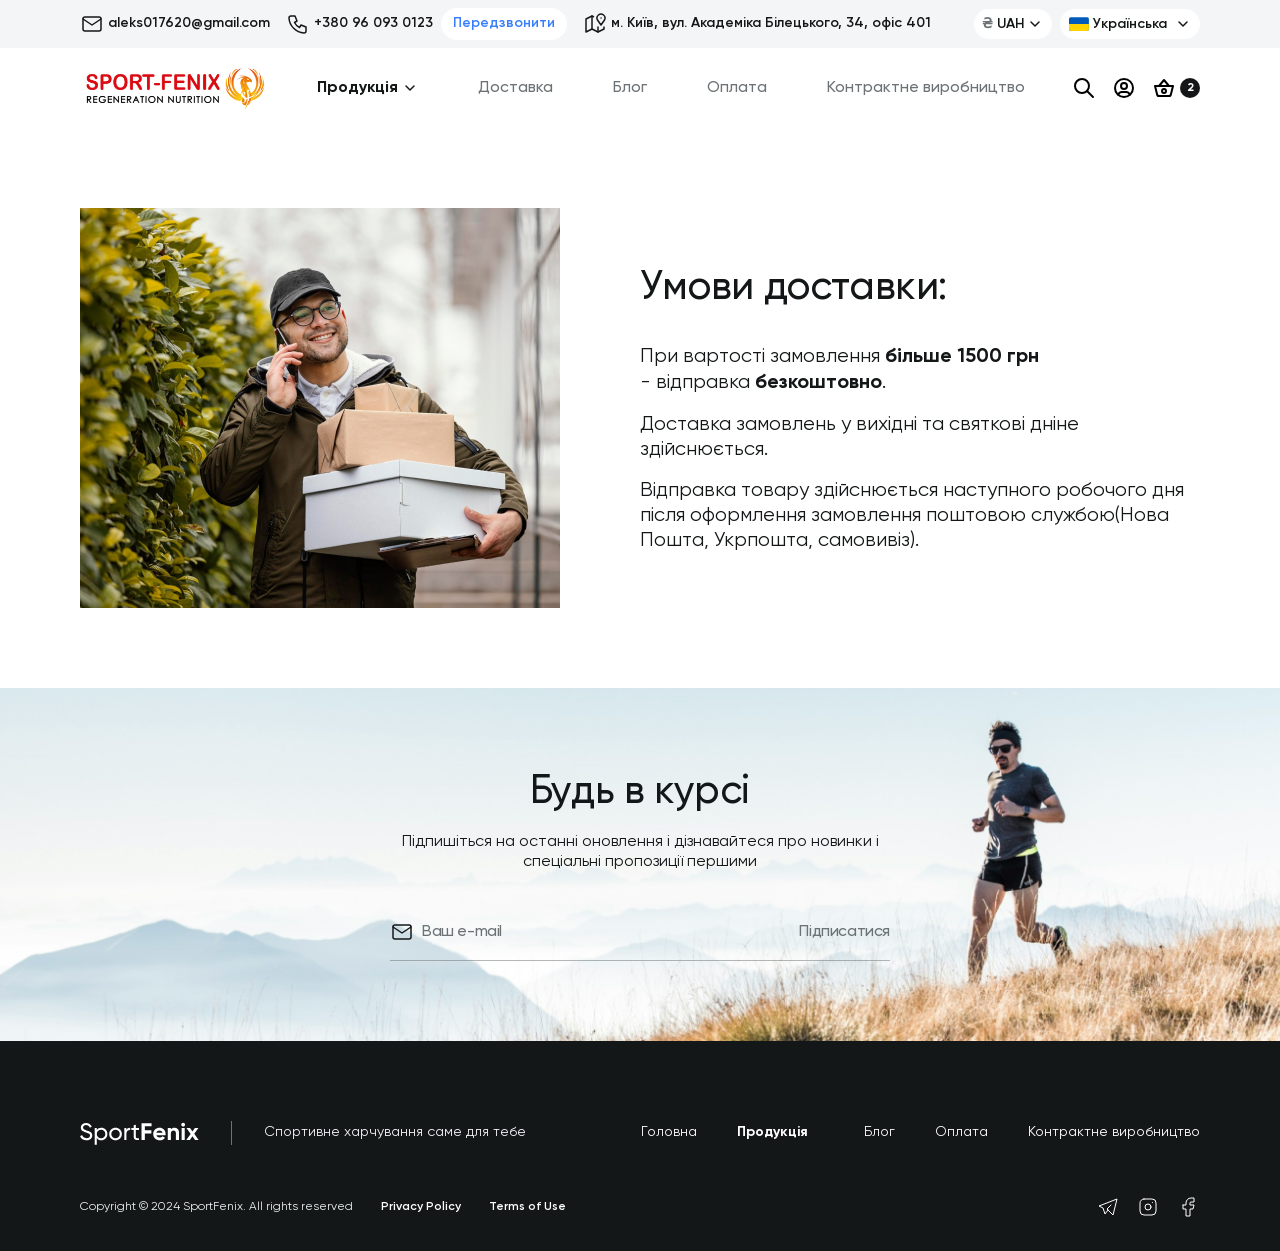
<file: delivery.html>
<!DOCTYPE html>
<html lang="ru">

<head>
    <meta charset="UTF-8">
    <meta name="description" content="Free Web tutorials">
    <meta name="keywords" content="HTML, CSS, JavaScript">
    <meta name="author" content="Oleksandr Dorobalo">
    <meta name="viewport" content="width=device-width, initial-scale=1.0">
    <meta http-equiv="X-UA-Compatible" content="IE=edge">

    <title>SPORT-FENIX</title>
    <link rel="icon" type="image/png" href="assets/images/header/favicon.png">

    <link rel="stylesheet" href="assets/css/swiper-bundle.min.css">
    <link rel="stylesheet" href="assets/css/select2.min.css">
    <link rel="stylesheet" href="assets/css/style.css">
</head>

<body>
    <div class="site">
        <header class="header">
            <div class="header__top">
                <div class="wrapper container">
                    <div class="information">
                        <a href="mailto:aleks017620@gmail.com">
                            <svg width="24" height="24" viewBox="0 0 24 24" fill="none"
                                xmlns="http://www.w3.org/2000/svg">
                                <rect x="3" y="5" width="18" height="14" rx="2" stroke="#141718" stroke-width="1.5"
                                    stroke-linecap="round" stroke-linejoin="round" />
                                <path d="M3 7L12 13L21 7" stroke="#141718" stroke-width="1.5" stroke-linecap="round"
                                    stroke-linejoin="round" />
                            </svg>
                            aleks017620@gmail.com
                        </a>
                        <div class="group">
                            <a href="tel:+380 96 093 0123">
                                <svg width="24" height="24" viewBox="0 0 24 24" fill="none"
                                    xmlns="http://www.w3.org/2000/svg">
                                    <path
                                        d="M5 4H9L11 9L8.5 10.5C9.57096 12.6715 11.3285 14.429 13.5 15.5L15 13L20 15V19C20 20.1046 19.1046 21 18 21C9.92765 20.5094 3.49056 14.0724 3 6C3 4.89543 3.89543 4 5 4"
                                        stroke="#141718" stroke-width="1.5" stroke-linecap="round"
                                        stroke-linejoin="round" />
                                </svg>
                                +380 96 093 0123
                            </a>
                            <button class="callback">Передзвонити</button>
                        </div>
                        <a href="#">
                            <svg width="24" height="24" viewBox="0 0 24 24" fill="none"
                                xmlns="http://www.w3.org/2000/svg">
                                <path d="M18 5.99988V6.00988" stroke="#141718" stroke-width="1.5" stroke-linecap="round"
                                    stroke-linejoin="round" />
                                <path
                                    d="M18 13L14.5 7.99997C13.5691 6.31749 13.967 4.21072 15.4475 2.98372C16.928 1.75673 19.072 1.75673 20.5525 2.98372C22.0329 4.21072 22.4309 6.31749 21.5 7.99997L18 13"
                                    stroke="#141718" stroke-width="1.5" stroke-linecap="round"
                                    stroke-linejoin="round" />
                                <path d="M10.5 4.75L9 4L3 7V20L9 17L15 20L21 17V15" stroke="#141718" stroke-width="1.5"
                                    stroke-linecap="round" stroke-linejoin="round" />
                                <path d="M9 4V17" stroke="#141718" stroke-width="1.5" stroke-linecap="round"
                                    stroke-linejoin="round" />
                                <path d="M15 15V20" stroke="#141718" stroke-width="1.5" stroke-linecap="round"
                                    stroke-linejoin="round" />
                            </svg>
                            м. Київ, вул. Академіка Білецького, 34, офіс 401
                        </a>
                    </div>
                    <div class="change">
                        <select id="currency-select" class="currency-select">
                            <option value="UAH" data-symbol="₴">UAH</option>
                            <option value="RUB" data-symbol="₽">RUB</option>
                            <option value="USD" data-symbol="$">USD</option>
                            <option value="EUR" data-symbol="€">EUR</option>
                            <option value="BTC" data-symbol="₿">BTC</option>
                        </select>
                        <select id="language-select" class="language-select">
                            <option value="ua" data-image="assets/images/icons/country/Ukraine.svg">Українська</option>
                            <option value="en" data-image="assets/images/icons/country/UK.svg">English</option>
                            <option value="ru" data-image="assets/images/icons/country/Russia.svg">Русский</option>
                            <option value="fr" data-image="assets/images/icons/country/Francais.svg">Français</option>
                            <option value="es" data-image="assets/images/icons/country/Spain.svg">Español</option>
                        </select>
                    </div>
                </div>
            </div>

            <div class="header__bottom">
                <div class="wrapper container">
                    <a href="index.html" class="header__logo logo">
                        <img src="assets/images/header/logo.svg" alt="logo">
                    </a>
                    <nav class="header__navigation navigation">
                        <ul class="navigation__list">
                            <li class="menu-item menu-item-has-children current-menu-item">
                                <a href="#">Продукція </a>
                                <ul class="sub-menu">
                                    <li><a href="#">Амінокислоти</a></li>
                                    <li><a href="#">Креатиновмісні</a></li>
                                    <li><a href="#">Захист суглобів та зв'язок</a></li>
                                    <li><a href="#">Протеїн</a></li>
                                    <li><a href="#">Підвищення тестостерону</a></li>
                                    <li><a href="#">Колаген</a></li>
                                    <li><a href="#">Жироспалювачі</a></li>
                                    <li><a href="#">Омега та Рибій жир</a></li>
                                    <li><a href="#">Вітаміни та мінерали</a></li>
                                </ul>
                            </li>
                            <li class="menu-item">
                                <a href="delivery.html">Доставка </a>
                            </li>
                            <li class="menu-item">
                                <a href="blog.html">Блог </a>
                            </li>
                            <li class="menu-item">
                                <a href="payment.html">Оплата </a>
                            </li>
                            <li class="menu-item">
                                <a href="production.html">Контрактне виробництво </a>
                            </li>
                        </ul>
                    </nav>
                    <div class="actions">
                        <button class="icon">
                            <svg width="24" height="24" viewBox="0 0 24 24" fill="none"
                                xmlns="http://www.w3.org/2000/svg">
                                <circle cx="10" cy="10" r="7" stroke="#141718" stroke-width="2" stroke-linecap="round"
                                    stroke-linejoin="round" />
                                <path d="M21 21L15 15" stroke="#141718" stroke-width="2" stroke-linecap="round"
                                    stroke-linejoin="round" />
                            </svg>
                        </button>
                        <button class="icon">
                            <svg width="24" height="24" viewBox="0 0 24 24" fill="none"
                                xmlns="http://www.w3.org/2000/svg">
                                <circle cx="12" cy="12" r="9" stroke="#141718" stroke-width="2" stroke-linecap="round"
                                    stroke-linejoin="round" />
                                <circle cx="12" cy="10" r="3" stroke="#141718" stroke-width="2" stroke-linecap="round"
                                    stroke-linejoin="round" />
                                <path
                                    d="M6.16797 18.849C6.67621 17.1575 8.23372 15.9995 9.99997 16H14C15.7686 15.9994 17.3277 17.1604 17.834 18.855"
                                    stroke="#141718" stroke-width="2" stroke-linecap="round" stroke-linejoin="round" />
                            </svg>
                        </button>
                        <button class="icon basket">
                            <svg width="24" height="24" viewBox="0 0 24 24" fill="none"
                                xmlns="http://www.w3.org/2000/svg">
                                <path d="M7 10L12 4L17 10" stroke="#141718" stroke-width="2" stroke-linecap="round"
                                    stroke-linejoin="round" />
                                <path fill-rule="evenodd" clip-rule="evenodd"
                                    d="M21 10L19 18C18.8071 19.1828 17.9655 20.0243 17 20H7C6.03448 20.0243 5.19295 19.1828 5 18L3 10H21Z"
                                    stroke="#141718" stroke-width="2" stroke-linecap="round" stroke-linejoin="round" />
                                <circle cx="12" cy="15" r="2" stroke="#141718" stroke-width="2" stroke-linecap="round"
                                    stroke-linejoin="round" />
                            </svg>
                            <span>2</span>
                        </button>
                        <button class="icon burger" id="burgerButton">
                            <span>
                                Menu
                            </span>
                        </button>
                    </div>
                </div>
            </div>
        </header>

        <main class="main">
            <section class="delivery">
                <div class="container">
                    <div class="wrapper">
                        <div class="col">
                        <img src="assets/images/delivery.png" alt="">
                        </div>
                        <div class="col">
                            <h2>Умови доставки:</h2>
                            <p>
                                При вартості замовлення <b>більше 1500 грн</b>
                                <br>- відправка <b>безкоштовно</b>.
                            </p>
                            <p>Доставка замовлень у вихідні та святкові дніне здійснюється.</p>
                            <p>Відправка товару здійснюється наступного робочого дня після оформлення замовлення
                                поштовою службою(Нова Пошта, Укрпошта, самовивіз).
                            </p>
                        </div>
                    </div>
                </div>
            </section>

            <section class="informed">
                <h2 class="center">Будь в курсі</h2>
                <p class="center">
                    Підпишіться на останні оновлення і дізнавайтеся про новинки і спеціальні пропозиції першими
                </p>
                <div class="informed__form">
                    <form action="#">
                        <img src="assets/images/icons/mail.svg" alt="">
                        <input type="email" name="your-email" placeholder="Ваш e-mail">
                        <button type="submit">Підписатися</button>
                    </form>
                </div>
            </section>
        </main>

        <footer class="footer">
            <div class="wrapper container">
                <a href="index.html" class="footer__logo logo">
                    <img src="assets/images/header/SportFenix.svg" alt="logo">
                    <span></span>
                    <p>Спортивне харчування саме для тебе</p>
                </a>
                <nav class="footer__navigation navigation">
                    <ul class="navigation__list">
                        <li class="menu-item">
                            <a href="index.html">Головна</a>
                        </li>
                        <li class="menu-item menu-item-has-children current-menu-item">
                            <a href="#">Продукція </a>
                            <ul class="sub-menu">
                                <li><a href="#">Амінокислоти</a></li>
                                <li><a href="#">Креатиновмісні</a></li>
                                <li><a href="#">Захист суглобів та зв'язок</a></li>
                                <li><a href="#">Протеїн</a></li>
                                <li><a href="#">Підвищення тестостерону</a></li>
                                <li><a href="#">Колаген</a></li>
                                <li><a href="#">Жироспалювачі</a></li>
                                <li><a href="#">Омега та Рибій жир</a></li>
                                <li><a href="#">Вітаміни та мінерали</a></li>
                            </ul>
                        </li>
                        <li class="menu-item">
                            <a href="blog.html">Блог </a>
                        </li>
                        <li class="menu-item">
                            <a href="payment.html">Оплата </a>
                        </li>
                        <li class="menu-item">
                            <a href="production.html">Контрактне виробництво </a>
                        </li>
                    </ul>
                </nav>
            </div>
            <div class="wrapper container">
                <div class="info">
                    <p class="copy">Copyright © 2024 SportFenix. All rights reserved</p>
                    <a href="#">Privacy Policy</a>
                    <a href="#">Terms of Use</a>
                </div>
                <div class="social">
                    <a href="#">
                        <svg width="24" height="24" viewBox="0 0 24 24" fill="none" xmlns="http://www.w3.org/2000/svg">
                            <path d="M15 10L11 14L17 20L21 4L3 11L7 13L9 19L12 15" stroke="white" stroke-linecap="round"
                                stroke-linejoin="round" />
                        </svg>
                    </a>
                    <a href="#"><svg width="24" height="24" viewBox="0 0 24 24" fill="none"
                            xmlns="http://www.w3.org/2000/svg">
                            <rect x="4" y="4" width="16" height="16" rx="4" stroke="white" stroke-linecap="round"
                                stroke-linejoin="round" />
                            <circle cx="12" cy="12" r="3" stroke="white" stroke-linecap="round"
                                stroke-linejoin="round" />
                            <path d="M16.5 7.49999V7.50099" stroke="white" stroke-linecap="round"
                                stroke-linejoin="round" />
                        </svg>
                    </a>
                    <a href="#"><svg width="24" height="24" viewBox="0 0 24 24" fill="none"
                            xmlns="http://www.w3.org/2000/svg">
                            <path
                                d="M7 10V14H10V21H14V14H17L18 10H14V8C14 7.44772 14.4477 7 15 7H18V3H15C12.2386 3 10 5.23858 10 8V10H7"
                                stroke="white" stroke-linecap="round" stroke-linejoin="round" />
                        </svg>
                    </a>
                </div>
            </div>

        </footer>
    </div>

    <script src="assets/js/jquery.min.js"></script>
    <script src="assets/js/swiper-bundle.min.js"></script>
    <script src="assets/js/select2.min.js"></script>
    <script src="assets/js/scripts.js"></script>

</body>

</html>
</file>
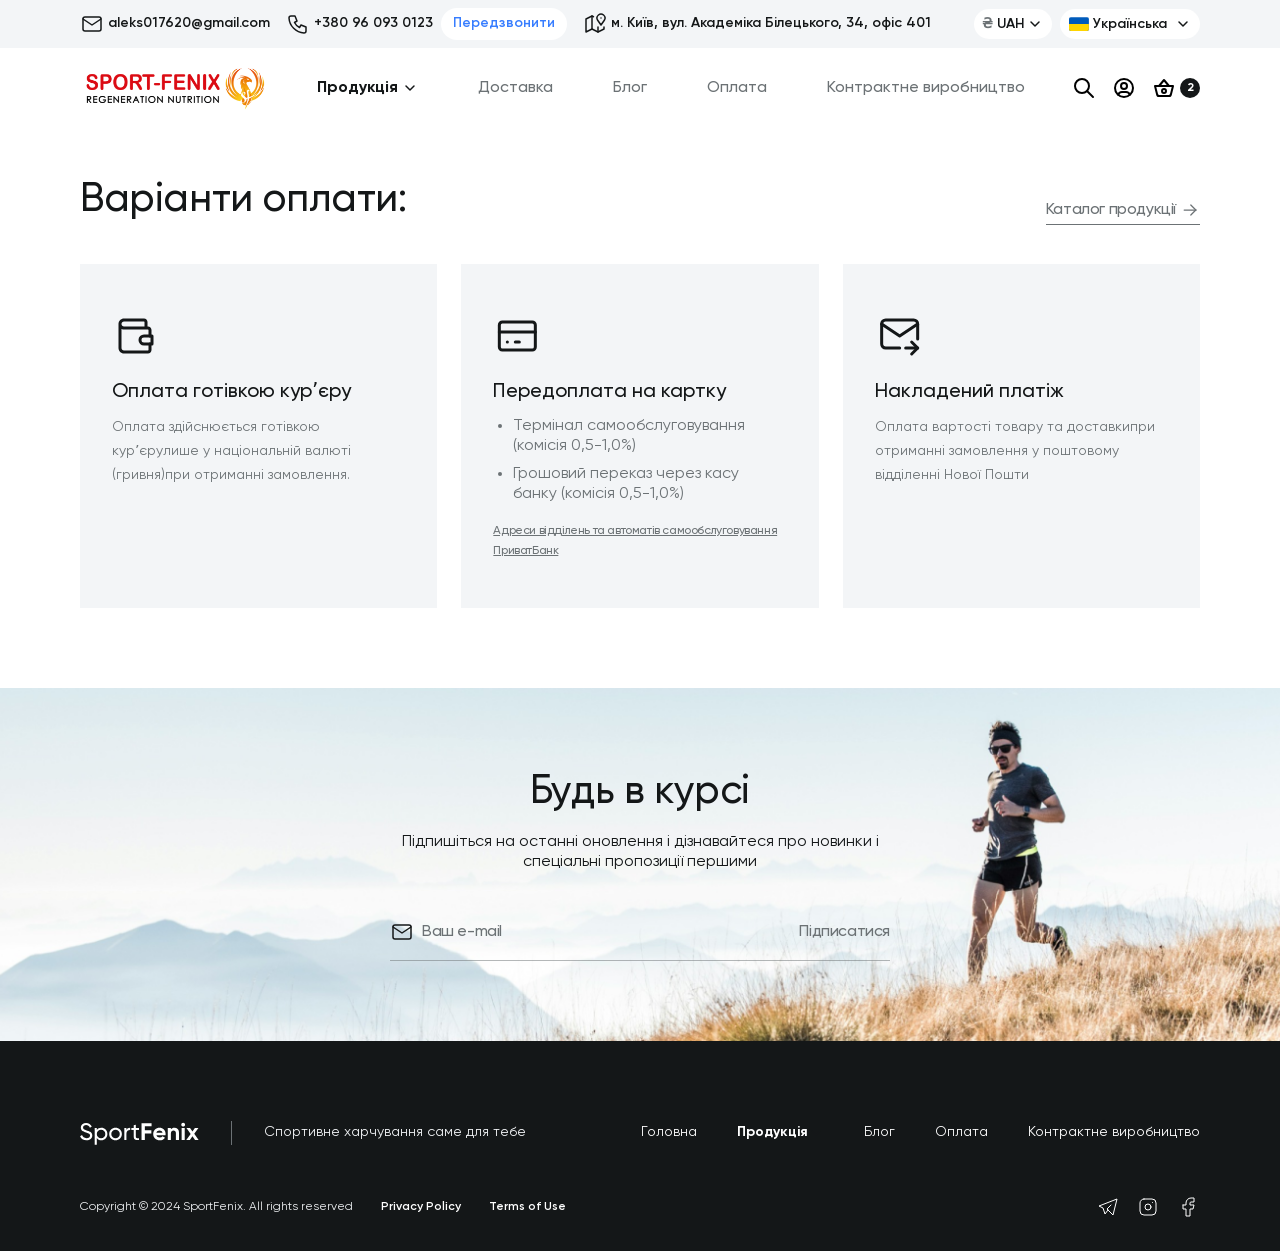
<file: payment.html>
<!DOCTYPE html>
<html lang="ru">

<head>
    <meta charset="UTF-8">
    <meta name="description" content="Free Web tutorials">
    <meta name="keywords" content="HTML, CSS, JavaScript">
    <meta name="author" content="Oleksandr Dorobalo">
    <meta name="viewport" content="width=device-width, initial-scale=1.0">
    <meta http-equiv="X-UA-Compatible" content="IE=edge">

    <title>SPORT-FENIX</title>
    <link rel="icon" type="image/png" href="assets/images/header/favicon.png">

    <link rel="stylesheet" href="assets/css/swiper-bundle.min.css">
    <link rel="stylesheet" href="assets/css/select2.min.css">
    <link rel="stylesheet" href="assets/css/style.css">
</head>

<body>
    <div class="site">
        <header class="header">
            <div class="header__top">
                <div class="wrapper container">
                    <div class="information">
                        <a href="mailto:aleks017620@gmail.com">
                            <svg width="24" height="24" viewBox="0 0 24 24" fill="none"
                                xmlns="http://www.w3.org/2000/svg">
                                <rect x="3" y="5" width="18" height="14" rx="2" stroke="#141718" stroke-width="1.5"
                                    stroke-linecap="round" stroke-linejoin="round" />
                                <path d="M3 7L12 13L21 7" stroke="#141718" stroke-width="1.5" stroke-linecap="round"
                                    stroke-linejoin="round" />
                            </svg>
                            aleks017620@gmail.com
                        </a>
                        <div class="group">
                            <a href="tel:+380 96 093 0123">
                                <svg width="24" height="24" viewBox="0 0 24 24" fill="none"
                                    xmlns="http://www.w3.org/2000/svg">
                                    <path
                                        d="M5 4H9L11 9L8.5 10.5C9.57096 12.6715 11.3285 14.429 13.5 15.5L15 13L20 15V19C20 20.1046 19.1046 21 18 21C9.92765 20.5094 3.49056 14.0724 3 6C3 4.89543 3.89543 4 5 4"
                                        stroke="#141718" stroke-width="1.5" stroke-linecap="round"
                                        stroke-linejoin="round" />
                                </svg>
                                +380 96 093 0123
                            </a>
                            <button class="callback">Передзвонити</button>
                        </div>
                        <a href="#">
                            <svg width="24" height="24" viewBox="0 0 24 24" fill="none"
                                xmlns="http://www.w3.org/2000/svg">
                                <path d="M18 5.99988V6.00988" stroke="#141718" stroke-width="1.5" stroke-linecap="round"
                                    stroke-linejoin="round" />
                                <path
                                    d="M18 13L14.5 7.99997C13.5691 6.31749 13.967 4.21072 15.4475 2.98372C16.928 1.75673 19.072 1.75673 20.5525 2.98372C22.0329 4.21072 22.4309 6.31749 21.5 7.99997L18 13"
                                    stroke="#141718" stroke-width="1.5" stroke-linecap="round"
                                    stroke-linejoin="round" />
                                <path d="M10.5 4.75L9 4L3 7V20L9 17L15 20L21 17V15" stroke="#141718" stroke-width="1.5"
                                    stroke-linecap="round" stroke-linejoin="round" />
                                <path d="M9 4V17" stroke="#141718" stroke-width="1.5" stroke-linecap="round"
                                    stroke-linejoin="round" />
                                <path d="M15 15V20" stroke="#141718" stroke-width="1.5" stroke-linecap="round"
                                    stroke-linejoin="round" />
                            </svg>
                            м. Київ, вул. Академіка Білецького, 34, офіс 401
                        </a>
                    </div>
                    <div class="change">
                        <select id="currency-select" class="currency-select">
                            <option value="UAH" data-symbol="₴">UAH</option>
                            <option value="RUB" data-symbol="₽">RUB</option>
                            <option value="USD" data-symbol="$">USD</option>
                            <option value="EUR" data-symbol="€">EUR</option>
                            <option value="BTC" data-symbol="₿">BTC</option>
                        </select>
                        <select id="language-select" class="language-select">
                            <option value="ua" data-image="assets/images/icons/country/Ukraine.svg">Українська</option>
                            <option value="en" data-image="assets/images/icons/country/UK.svg">English</option>
                            <option value="ru" data-image="assets/images/icons/country/Russia.svg">Русский</option>
                            <option value="fr" data-image="assets/images/icons/country/Francais.svg">Français</option>
                            <option value="es" data-image="assets/images/icons/country/Spain.svg">Español</option>
                        </select>
                    </div>
                </div>
            </div>

            <div class="header__bottom">
                <div class="wrapper container">
                    <a href="index.html" class="header__logo logo">
                        <img src="assets/images/header/logo.svg" alt="logo">
                    </a>
                    <nav class="header__navigation navigation">
                        <ul class="navigation__list">
                            <li class="menu-item menu-item-has-children current-menu-item">
                                <a href="#">Продукція </a>
                                <ul class="sub-menu">
                                    <li><a href="#">Амінокислоти</a></li>
                                    <li><a href="#">Креатиновмісні</a></li>
                                    <li><a href="#">Захист суглобів та зв'язок</a></li>
                                    <li><a href="#">Протеїн</a></li>
                                    <li><a href="#">Підвищення тестостерону</a></li>
                                    <li><a href="#">Колаген</a></li>
                                    <li><a href="#">Жироспалювачі</a></li>
                                    <li><a href="#">Омега та Рибій жир</a></li>
                                    <li><a href="#">Вітаміни та мінерали</a></li>
                                </ul>
                            </li>
                            <li class="menu-item">
                                <a href="delivery.html">Доставка </a>
                            </li>
                            <li class="menu-item">
                                <a href="blog.html">Блог </a>
                            </li>
                            <li class="menu-item">
                                <a href="payment.html">Оплата </a>
                            </li>
                            <li class="menu-item">
                                <a href="production.html">Контрактне виробництво </a>
                            </li>
                        </ul>
                    </nav>
                    <div class="actions">
                        <button class="icon">
                            <svg width="24" height="24" viewBox="0 0 24 24" fill="none"
                                xmlns="http://www.w3.org/2000/svg">
                                <circle cx="10" cy="10" r="7" stroke="#141718" stroke-width="2" stroke-linecap="round"
                                    stroke-linejoin="round" />
                                <path d="M21 21L15 15" stroke="#141718" stroke-width="2" stroke-linecap="round"
                                    stroke-linejoin="round" />
                            </svg>
                        </button>
                        <button class="icon">
                            <svg width="24" height="24" viewBox="0 0 24 24" fill="none"
                                xmlns="http://www.w3.org/2000/svg">
                                <circle cx="12" cy="12" r="9" stroke="#141718" stroke-width="2" stroke-linecap="round"
                                    stroke-linejoin="round" />
                                <circle cx="12" cy="10" r="3" stroke="#141718" stroke-width="2" stroke-linecap="round"
                                    stroke-linejoin="round" />
                                <path
                                    d="M6.16797 18.849C6.67621 17.1575 8.23372 15.9995 9.99997 16H14C15.7686 15.9994 17.3277 17.1604 17.834 18.855"
                                    stroke="#141718" stroke-width="2" stroke-linecap="round" stroke-linejoin="round" />
                            </svg>
                        </button>
                        <button class="icon basket">
                            <svg width="24" height="24" viewBox="0 0 24 24" fill="none"
                                xmlns="http://www.w3.org/2000/svg">
                                <path d="M7 10L12 4L17 10" stroke="#141718" stroke-width="2" stroke-linecap="round"
                                    stroke-linejoin="round" />
                                <path fill-rule="evenodd" clip-rule="evenodd"
                                    d="M21 10L19 18C18.8071 19.1828 17.9655 20.0243 17 20H7C6.03448 20.0243 5.19295 19.1828 5 18L3 10H21Z"
                                    stroke="#141718" stroke-width="2" stroke-linecap="round" stroke-linejoin="round" />
                                <circle cx="12" cy="15" r="2" stroke="#141718" stroke-width="2" stroke-linecap="round"
                                    stroke-linejoin="round" />
                            </svg>
                            <span>2</span>
                        </button>
                        <button class="icon burger" id="burgerButton">
                            <span>
                                Menu
                            </span>
                        </button>
                    </div>
                </div>
            </div>
        </header>

        <main class="main">
            <section class="payment">
                <div class="container">
                    <h2>Варіанти оплати:</h2>
                    <a class="more absolute" href="#">
                        Каталог продукції
                        <svg width="20" height="20" viewBox="0 0 20 20" fill="none" xmlns="http://www.w3.org/2000/svg">
                            <path d="M4.16666 10H15.8333" stroke="#6C7275" stroke-width="1.25" stroke-linecap="round"
                                stroke-linejoin="round" />
                            <path d="M10.8333 15L15.8333 10" stroke="#6C7275" stroke-width="1.25" stroke-linecap="round"
                                stroke-linejoin="round" />
                            <path d="M10.8333 5L15.8333 10" stroke="#6C7275" stroke-width="1.25" stroke-linecap="round"
                                stroke-linejoin="round" />
                        </svg>
                    </a>
                    <ul class="payment__list">
                        <li>
                            <img src="assets/images/payment/wallet.svg" alt="">
                            <h4>Оплата готівкою курʼєру</h4>
                            <p>Оплата здійснюється готівкою курʼєрулише у національній валюті (гривня)при отриманні замовлення.</p>
                        </li>
                        <li>
                            <img src="assets/images/payment/credit-card.svg" alt="">
                            <h4>Передоплата на картку</h4>
                            <ul>
                                <li>Термінал самообслуговування (комісія 0,5-1,0%)</li>
                                <li>Грошовий переказ через касу банку (комісія 0,5-1,0%)</li>
                            </ul>
                            <a href="https://privatbank.ua/map">Адреси відділень та автоматів самообслуговування ПриватБанк</a>
                        </li>
                        <li>
                            <img src="assets/images/payment/mail-forward.svg" alt="">
                            <h4>Накладений платіж</h4>
                            <p>
                                Оплата вартості товару та доставкипри отриманні замовлення у поштовому відділенні Нової Пошти
                            </p>
                        </li>
                    </ul>
                </div>
            </section>

            <section class="informed">
                <h2 class="center">Будь в курсі</h2>
                <p class="center">
                    Підпишіться на останні оновлення і дізнавайтеся про новинки і спеціальні пропозиції першими
                </p>
                <div class="informed__form">
                    <form action="#">
                        <img src="assets/images/icons/mail.svg" alt="">
                        <input type="email" name="your-email" placeholder="Ваш e-mail">
                        <button type="submit">Підписатися</button>
                    </form>
                </div>
            </section>
        </main>

        <footer class="footer">
            <div class="wrapper container">
                <a href="index.html" class="footer__logo logo">
                    <img src="assets/images/header/SportFenix.svg" alt="logo">
                    <span></span>
                    <p>Спортивне харчування саме для тебе</p>
                </a>
                <nav class="footer__navigation navigation">
                    <ul class="navigation__list">
                        <li class="menu-item">
                            <a href="index.html">Головна</a>
                        </li>
                        <li class="menu-item menu-item-has-children current-menu-item">
                            <a href="#">Продукція </a>
                            <ul class="sub-menu">
                                <li><a href="#">Амінокислоти</a></li>
                                <li><a href="#">Креатиновмісні</a></li>
                                <li><a href="#">Захист суглобів та зв'язок</a></li>
                                <li><a href="#">Протеїн</a></li>
                                <li><a href="#">Підвищення тестостерону</a></li>
                                <li><a href="#">Колаген</a></li>
                                <li><a href="#">Жироспалювачі</a></li>
                                <li><a href="#">Омега та Рибій жир</a></li>
                                <li><a href="#">Вітаміни та мінерали</a></li>
                            </ul>
                        </li>
                        <li class="menu-item">
                            <a href="blog.html">Блог </a>
                        </li>
                        <li class="menu-item">
                            <a href="payment.html">Оплата </a>
                        </li>
                        <li class="menu-item">
                            <a href="production.html">Контрактне виробництво </a>
                        </li>
                    </ul>
                </nav>
            </div>
            <div class="wrapper container">
                <div class="info">
                    <p class="copy">Copyright © 2024 SportFenix. All rights reserved</p>
                    <a href="#">Privacy Policy</a>
                    <a href="#">Terms of Use</a>
                </div>
                <div class="social">
                    <a href="#">
                        <svg width="24" height="24" viewBox="0 0 24 24" fill="none" xmlns="http://www.w3.org/2000/svg">
                            <path d="M15 10L11 14L17 20L21 4L3 11L7 13L9 19L12 15" stroke="white" stroke-linecap="round"
                                stroke-linejoin="round" />
                        </svg>
                    </a>
                    <a href="#"><svg width="24" height="24" viewBox="0 0 24 24" fill="none"
                            xmlns="http://www.w3.org/2000/svg">
                            <rect x="4" y="4" width="16" height="16" rx="4" stroke="white" stroke-linecap="round"
                                stroke-linejoin="round" />
                            <circle cx="12" cy="12" r="3" stroke="white" stroke-linecap="round"
                                stroke-linejoin="round" />
                            <path d="M16.5 7.49999V7.50099" stroke="white" stroke-linecap="round"
                                stroke-linejoin="round" />
                        </svg>
                    </a>
                    <a href="#"><svg width="24" height="24" viewBox="0 0 24 24" fill="none"
                            xmlns="http://www.w3.org/2000/svg">
                            <path
                                d="M7 10V14H10V21H14V14H17L18 10H14V8C14 7.44772 14.4477 7 15 7H18V3H15C12.2386 3 10 5.23858 10 8V10H7"
                                stroke="white" stroke-linecap="round" stroke-linejoin="round" />
                        </svg>
                    </a>
                </div>
            </div>

        </footer>
    </div>

    <script src="assets/js/jquery.min.js"></script>
    <script src="assets/js/swiper-bundle.min.js"></script>
    <script src="assets/js/select2.min.js"></script>
    <script src="assets/js/scripts.js"></script>

</body>

</html>
</file>
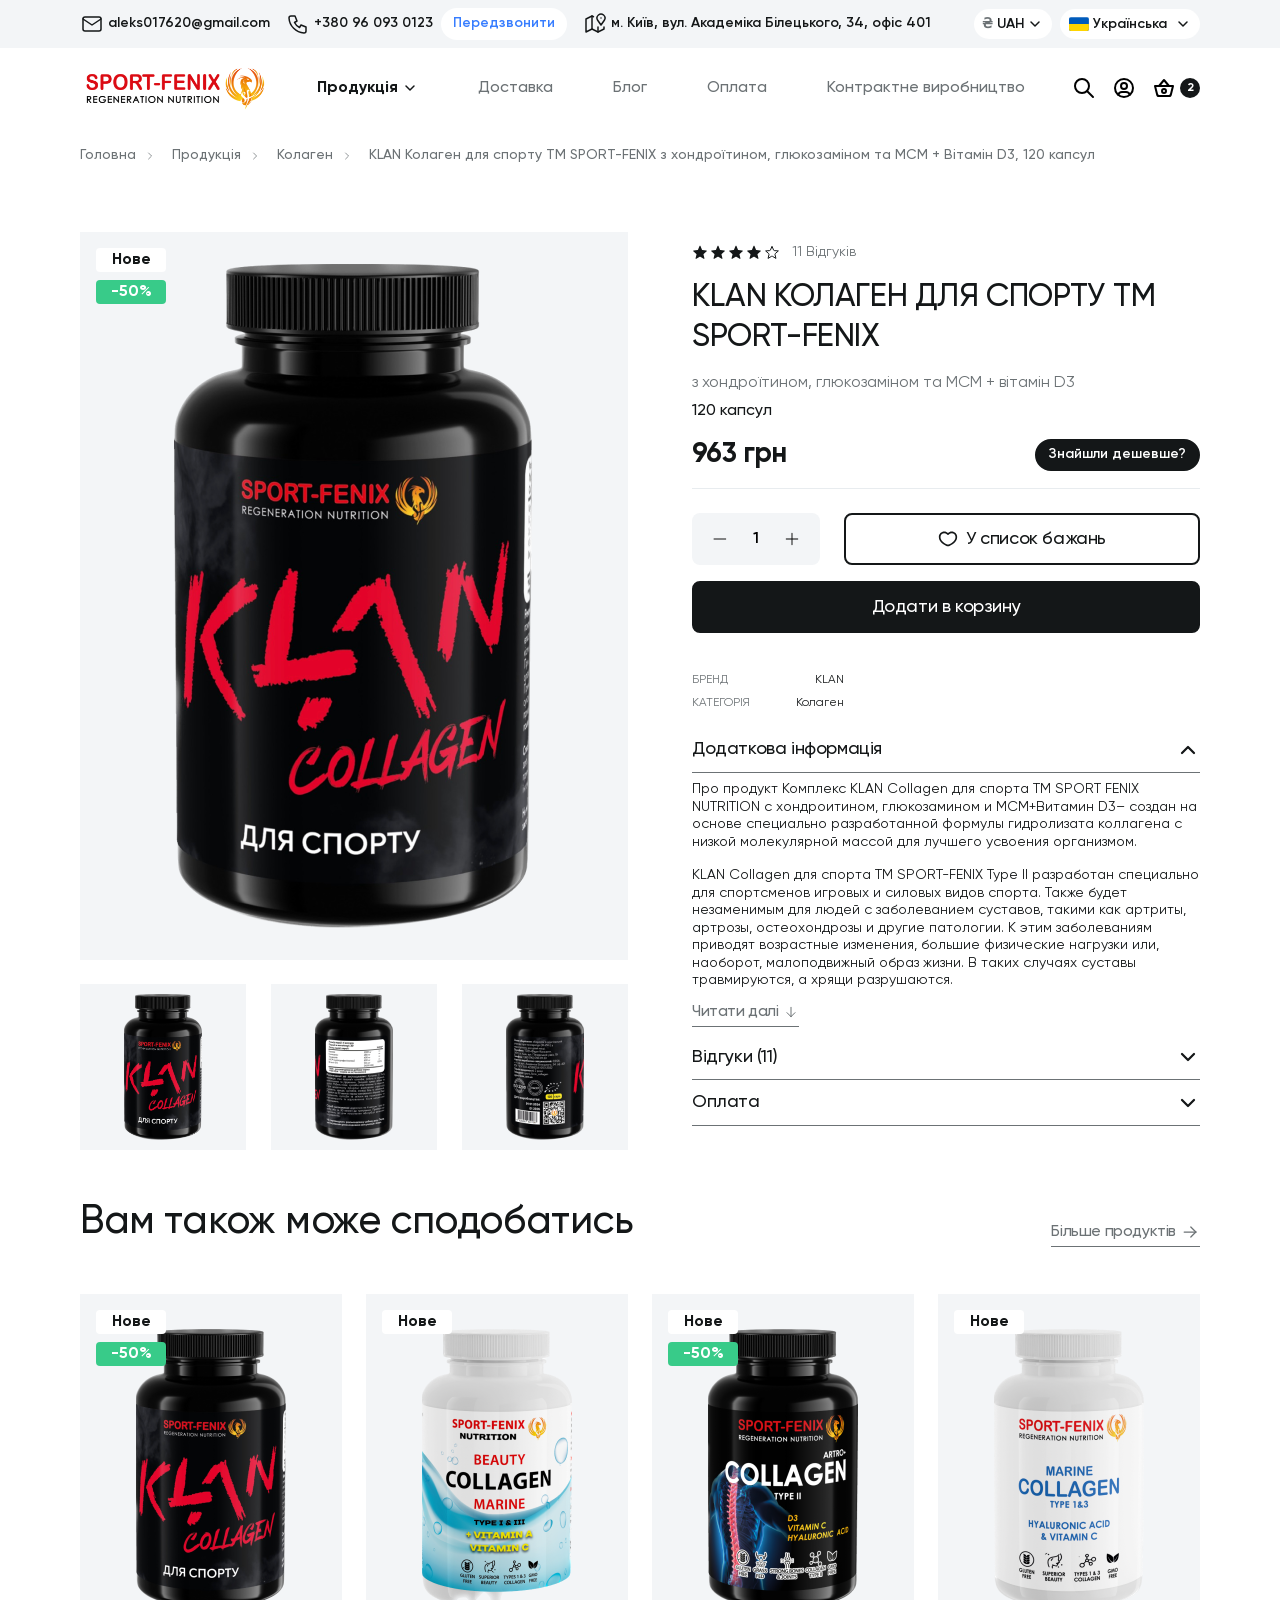
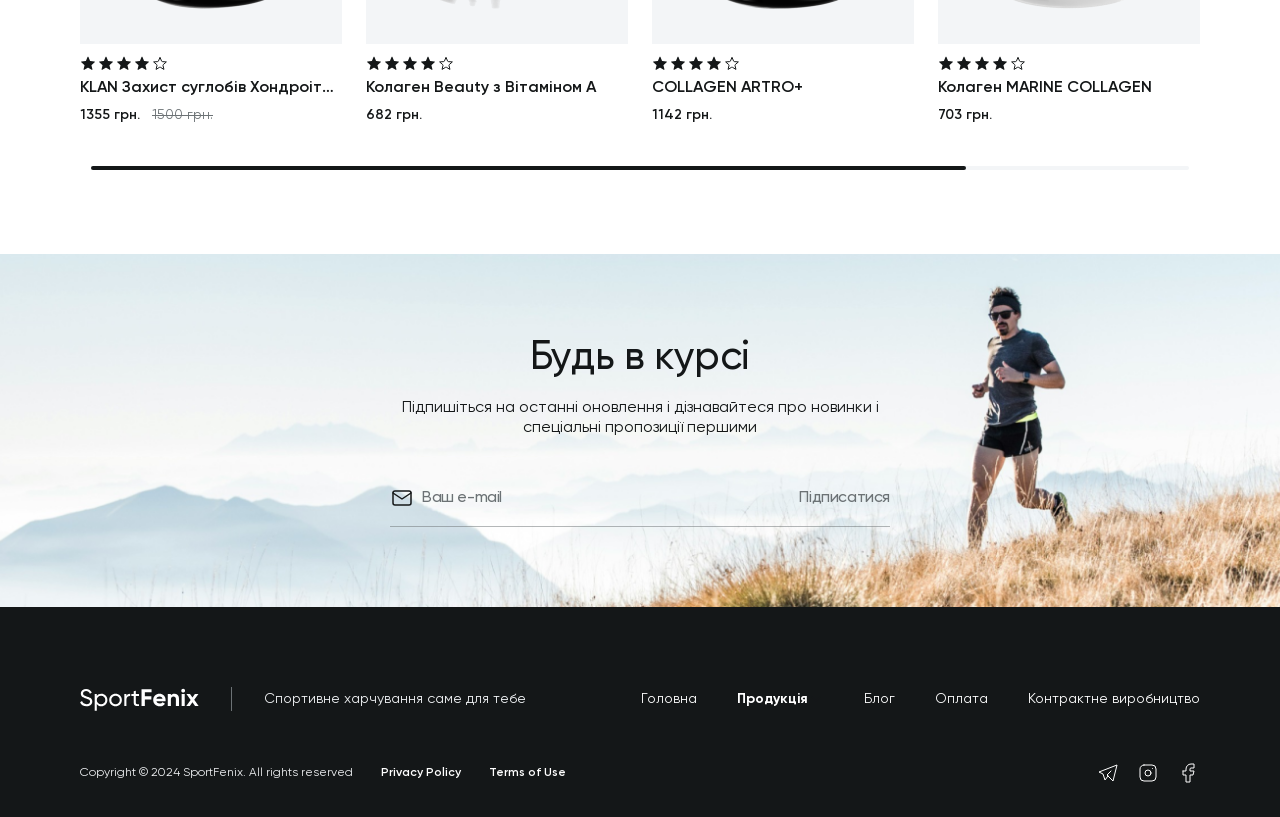
<file: product.html>
<!DOCTYPE html>
<html lang="ru">

<head>
    <meta charset="UTF-8">
    <meta name="description" content="Free Web tutorials">
    <meta name="keywords" content="HTML, CSS, JavaScript">
    <meta name="author" content="Oleksandr Dorobalo">
    <meta name="viewport" content="width=device-width, initial-scale=1.0">
    <meta http-equiv="X-UA-Compatible" content="IE=edge">

    <title>SPORT-FENIX</title>
    <link rel="icon" type="image/png" href="assets/images/header/favicon.png">

    <link rel="stylesheet" href="assets/css/swiper-bundle.min.css">
    <link rel="stylesheet" href="assets/css/select2.min.css">
    <link rel="stylesheet" href="assets/css/style.css">
</head>

<body>
    <div class="site">
        <header class="header">
            <div class="header__top">
                <div class="wrapper container">
                    <div class="information">
                        <a href="mailto:aleks017620@gmail.com">
                            <svg width="24" height="24" viewBox="0 0 24 24" fill="none"
                                xmlns="http://www.w3.org/2000/svg">
                                <rect x="3" y="5" width="18" height="14" rx="2" stroke="#141718" stroke-width="1.5"
                                    stroke-linecap="round" stroke-linejoin="round" />
                                <path d="M3 7L12 13L21 7" stroke="#141718" stroke-width="1.5" stroke-linecap="round"
                                    stroke-linejoin="round" />
                            </svg>
                            aleks017620@gmail.com
                        </a>
                        <div class="group">
                            <a href="tel:+380 96 093 0123">
                                <svg width="24" height="24" viewBox="0 0 24 24" fill="none"
                                    xmlns="http://www.w3.org/2000/svg">
                                    <path
                                        d="M5 4H9L11 9L8.5 10.5C9.57096 12.6715 11.3285 14.429 13.5 15.5L15 13L20 15V19C20 20.1046 19.1046 21 18 21C9.92765 20.5094 3.49056 14.0724 3 6C3 4.89543 3.89543 4 5 4"
                                        stroke="#141718" stroke-width="1.5" stroke-linecap="round"
                                        stroke-linejoin="round" />
                                </svg>
                                +380 96 093 0123
                            </a>
                            <button class="callback">Передзвонити</button>
                        </div>
                        <a href="#">
                            <svg width="24" height="24" viewBox="0 0 24 24" fill="none"
                                xmlns="http://www.w3.org/2000/svg">
                                <path d="M18 5.99988V6.00988" stroke="#141718" stroke-width="1.5" stroke-linecap="round"
                                    stroke-linejoin="round" />
                                <path
                                    d="M18 13L14.5 7.99997C13.5691 6.31749 13.967 4.21072 15.4475 2.98372C16.928 1.75673 19.072 1.75673 20.5525 2.98372C22.0329 4.21072 22.4309 6.31749 21.5 7.99997L18 13"
                                    stroke="#141718" stroke-width="1.5" stroke-linecap="round"
                                    stroke-linejoin="round" />
                                <path d="M10.5 4.75L9 4L3 7V20L9 17L15 20L21 17V15" stroke="#141718" stroke-width="1.5"
                                    stroke-linecap="round" stroke-linejoin="round" />
                                <path d="M9 4V17" stroke="#141718" stroke-width="1.5" stroke-linecap="round"
                                    stroke-linejoin="round" />
                                <path d="M15 15V20" stroke="#141718" stroke-width="1.5" stroke-linecap="round"
                                    stroke-linejoin="round" />
                            </svg>
                            м. Київ, вул. Академіка Білецького, 34, офіс 401
                        </a>
                    </div>
                    <div class="change">
                        <select id="currency-select" class="currency-select">
                            <option value="UAH" data-symbol="₴">UAH</option>
                            <option value="RUB" data-symbol="₽">RUB</option>
                            <option value="USD" data-symbol="$">USD</option>
                            <option value="EUR" data-symbol="€">EUR</option>
                            <option value="BTC" data-symbol="₿">BTC</option>
                        </select>
                        <select id="language-select" class="language-select">
                            <option value="ua" data-image="assets/images/icons/country/Ukraine.svg">Українська</option>
                            <option value="en" data-image="assets/images/icons/country/UK.svg">English</option>
                            <option value="ru" data-image="assets/images/icons/country/Russia.svg">Русский</option>
                            <option value="fr" data-image="assets/images/icons/country/Francais.svg">Français</option>
                            <option value="es" data-image="assets/images/icons/country/Spain.svg">Español</option>
                        </select>
                    </div>
                </div>
            </div>

            <div class="header__bottom">
                <div class="wrapper container">
                    <a href="index.html" class="header__logo logo">
                        <img src="assets/images/header/logo.svg" alt="logo">
                    </a>
                    <nav class="header__navigation navigation">
                        <ul class="navigation__list">
                            <li class="menu-item menu-item-has-children current-menu-item">
                                <a href="#">Продукція </a>
                                <ul class="sub-menu">
                                    <li><a href="#">Амінокислоти</a></li>
                                    <li><a href="#">Креатиновмісні</a></li>
                                    <li><a href="#">Захист суглобів та зв'язок</a></li>
                                    <li><a href="#">Протеїн</a></li>
                                    <li><a href="#">Підвищення тестостерону</a></li>
                                    <li><a href="#">Колаген</a></li>
                                    <li><a href="#">Жироспалювачі</a></li>
                                    <li><a href="#">Омега та Рибій жир</a></li>
                                    <li><a href="#">Вітаміни та мінерали</a></li>
                                </ul>
                            </li>
                            <li class="menu-item">
                                <a href="delivery.html">Доставка </a>
                            </li>
                            <li class="menu-item">
                                <a href="blog.html">Блог </a>
                            </li>
                            <li class="menu-item">
                                <a href="payment.html">Оплата </a>
                            </li>
                            <li class="menu-item">
                                <a href="production.html">Контрактне виробництво </a>
                            </li>
                        </ul>
                    </nav>
                    <div class="actions">
                        <button class="icon">
                            <svg width="24" height="24" viewBox="0 0 24 24" fill="none"
                                xmlns="http://www.w3.org/2000/svg">
                                <circle cx="10" cy="10" r="7" stroke="#141718" stroke-width="2" stroke-linecap="round"
                                    stroke-linejoin="round" />
                                <path d="M21 21L15 15" stroke="#141718" stroke-width="2" stroke-linecap="round"
                                    stroke-linejoin="round" />
                            </svg>
                        </button>
                        <button class="icon">
                            <svg width="24" height="24" viewBox="0 0 24 24" fill="none"
                                xmlns="http://www.w3.org/2000/svg">
                                <circle cx="12" cy="12" r="9" stroke="#141718" stroke-width="2" stroke-linecap="round"
                                    stroke-linejoin="round" />
                                <circle cx="12" cy="10" r="3" stroke="#141718" stroke-width="2" stroke-linecap="round"
                                    stroke-linejoin="round" />
                                <path
                                    d="M6.16797 18.849C6.67621 17.1575 8.23372 15.9995 9.99997 16H14C15.7686 15.9994 17.3277 17.1604 17.834 18.855"
                                    stroke="#141718" stroke-width="2" stroke-linecap="round" stroke-linejoin="round" />
                            </svg>
                        </button>
                        <button class="icon basket">
                            <svg width="24" height="24" viewBox="0 0 24 24" fill="none"
                                xmlns="http://www.w3.org/2000/svg">
                                <path d="M7 10L12 4L17 10" stroke="#141718" stroke-width="2" stroke-linecap="round"
                                    stroke-linejoin="round" />
                                <path fill-rule="evenodd" clip-rule="evenodd"
                                    d="M21 10L19 18C18.8071 19.1828 17.9655 20.0243 17 20H7C6.03448 20.0243 5.19295 19.1828 5 18L3 10H21Z"
                                    stroke="#141718" stroke-width="2" stroke-linecap="round" stroke-linejoin="round" />
                                <circle cx="12" cy="15" r="2" stroke="#141718" stroke-width="2" stroke-linecap="round"
                                    stroke-linejoin="round" />
                            </svg>
                            <span>2</span>
                        </button>
                        <button class="icon burger" id="burgerButton">
                            <span>
                                Menu
                            </span>
                        </button>
                    </div>
                </div>
            </div>
        </header>

        <main class="main">
            <!-- Breadcrumbs -->
            <nav class="breadcrumbs container" aria-label="Breadcrumb">
                <ul class="breadcrumbs__list">
                    <li>
                        <a href="/">
                            Головна
                        </a>
                    </li>
                    <li>
                        <a href="/category">
                            Продукція
                        </a>
                    </li>
                    <li>
                        <a href="/category/subcategory">
                            Колаген
                        </a>
                    </li>
                    <li class="current">
                        KLAN Колаген для спорту TM SPORT-FENIX з хондроїтином, глюкозаміном та МСМ + Вітамін D3, 120
                        капсул
                    </li>
                </ul>
            </nav>
            <section class="product">
                <div class="container">
                    <div class="wrapper">
                        <div class="col">
                            <div class="product__gallery products__img">
                                <span class="new">Нове</span>
                                <span class="sale">-50%</span>
                                <img src="assets/images/products/single.png" alt="">
                            </div>
                            <ul class="product__thumbnails">
                                <li><img src="assets/images/products/image1.png" alt=""></li>
                                <li><img src="assets/images/products/thumb.png" alt=""></li>
                                <li><img src="assets/images/products/thumb2.png" alt=""></li>
                            </ul>
                        </div>
                        <div class="col">
                            <div class="product__rating">
                                <img src="assets/images/icons/star-icon-full.svg" alt="">
                                <img src="assets/images/icons/star-icon-full.svg" alt="">
                                <img src="assets/images/icons/star-icon-full.svg" alt="">
                                <img src="assets/images/icons/star-icon-full.svg" alt="">
                                <img src="assets/images/icons/star-icon.svg" alt="">
                                <span>11 Відгуків</span>
                            </div>
                            <h3 class="product__title">KLAN КОЛАГЕН ДЛЯ СПОРТУ TM SPORT-FENIX</h3>
                            <p class="excerpt">з хондроїтином, глюкозаміном та МСМ + вітамін D3</p>
                            <span class="quantity">120 капсул</span>
                            <div class="product__price">
                                <span class="price">963 грн</span>
                                <button>Знайшли дешевше?</button>
                            </div>
                            <div class="product__buttons">
                                <div class="product__group">
                                    <label class="product__count" for="productCount" id="productCountContainer">
                                        <button class="icon" type="button" id="decreaseButton">
                                            <svg width="20" height="20" viewBox="0 0 20 20" fill="none"
                                                xmlns="http://www.w3.org/2000/svg">
                                                <path d="M4.03662 10H15.7033" stroke="#141718" stroke-width="0.9375"
                                                    stroke-linecap="round" stroke-linejoin="round" />
                                            </svg>
                                        </button>
                                        <input type="number" name="productCount" id="productCount" value="1">
                                        <button class="icon" type="button" id="increaseButton">
                                            <svg width="20" height="20" viewBox="0 0 20 20" fill="none"
                                                xmlns="http://www.w3.org/2000/svg">
                                                <path fill-rule="evenodd" clip-rule="evenodd"
                                                    d="M10.4686 4.16663C10.4686 3.90774 10.2587 3.69788 9.99984 3.69788C9.74096 3.69788 9.53109 3.90774 9.53109 4.16663V9.53121H4.1665C3.90762 9.53121 3.69775 9.74108 3.69775 9.99996C3.69775 10.2588 3.90762 10.4687 4.1665 10.4687H9.53109V15.8333C9.53109 16.0922 9.74096 16.302 9.99984 16.302C10.2587 16.302 10.4686 16.0922 10.4686 15.8333V10.4687H15.8332C16.0921 10.4687 16.3019 10.2588 16.3019 9.99996C16.3019 9.74108 16.0921 9.53121 15.8332 9.53121H10.4686V4.16663Z"
                                                    fill="#141718" />
                                            </svg>
                                        </button>
                                    </label>
                                    <button class="button button--white">
                                        <svg width="20" height="20" viewBox="0 0 20 20" fill="none"
                                            xmlns="http://www.w3.org/2000/svg">
                                            <path fill-rule="evenodd" clip-rule="evenodd"
                                                d="M10.577 5.76422C10.2546 6.07365 9.74545 6.07365 9.42301 5.76422L8.84601 5.2105C8.17065 4.56239 7.25829 4.16667 6.25001 4.16667C4.17894 4.16667 2.50001 5.8456 2.50001 7.91667C2.50001 9.90219 3.57483 11.5417 5.12647 12.8888C6.67944 14.237 8.53618 15.1312 9.64555 15.5876C9.87751 15.683 10.1225 15.683 10.3545 15.5876C11.4638 15.1312 13.3206 14.237 14.8735 12.8888C16.4252 11.5417 17.5 9.90218 17.5 7.91667C17.5 5.8456 15.8211 4.16667 13.75 4.16667C12.7417 4.16667 11.8294 4.56239 11.154 5.2105L10.577 5.76422ZM10 4.00798C9.02676 3.074 7.70542 2.5 6.25001 2.5C3.25847 2.5 0.833344 4.92512 0.833344 7.91667C0.833344 13.2235 6.64196 16.1542 9.0115 17.1289C9.64965 17.3914 10.3504 17.3914 10.9885 17.1289C13.3581 16.1542 19.1667 13.2235 19.1667 7.91667C19.1667 4.92512 16.7416 2.5 13.75 2.5C12.2946 2.5 10.9733 3.074 10 4.00798Z"
                                                fill="#6C7275" />
                                        </svg>
                                        У список бажань
                                    </button>
                                </div>
                                <button class="button">Додати в корзину</button>
                            </div>
                            <ul class="product__desc">
                                <li><span>БРЕНД </span>KLAN</li>
                                <li><span>КАТЕГОРІЯ </span>Колаген</li>
                            </ul>
                            <div class="tabs">
                                <div class="tabs__item active">
                                    <div class="tabs__header">
                                        <h5>Додаткова інформація</h5>
                                    </div>
                                    <div class="tabs__body">
                                        <p>
                                            Про продукт
                                            Комплекс KLAN Collagen для спорта TM SPORT FENIX NUTRITION с хондроитином,
                                            глюкозамином и МСМ+Витамин D3– создан на основе специально разработанной
                                            формулы гидролизата коллагена с низкой молекулярной массой для лучшего
                                            усвоения организмом.
                                        </p>
                                        <p>
                                            KLAN Collagen для спорта ТМ SPORT-FENIX Type II разработан специально для
                                            спортсменов игровых и силовых видов спорта. Также будет незаменимым для
                                            людей с заболеванием суставов, такими как артриты, артрозы, остеохондрозы и
                                            другие патологии. К этим заболеваниям приводят возрастные изменения, большие
                                            физические нагрузки или, наоборот, малоподвижный образ жизни. В таких
                                            случаях суставы травмируются, а хрящи разрушаются.
                                        </p>
                                        <a class="more" href="#">
                                            Читати далі
                                            <svg width="16" height="16" viewBox="0 0 16 16" fill="none"
                                                xmlns="http://www.w3.org/2000/svg">
                                                <path d="M8 3.33337L8 12.6667" stroke="#6C7275" stroke-linecap="round"
                                                    stroke-linejoin="round" />
                                                <path d="M4 8.66663L8 12.6666" stroke="#6C7275" stroke-linecap="round"
                                                    stroke-linejoin="round" />
                                                <path d="M12 8.66663L8 12.6666" stroke="#6C7275" stroke-linecap="round"
                                                    stroke-linejoin="round" />
                                            </svg>
                                        </a>
                                    </div>
                                </div>
                                <div class="tabs__item">
                                    <div class="tabs__header">
                                        <h5>Відгуки (11)</h5>
                                    </div>
                                    <div class="tabs__body">
                                        <p>
                                            Про продукт
                                            Комплекс KLAN Collagen для спорта TM SPORT FENIX NUTRITION с хондроитином,
                                            глюкозамином и МСМ+Витамин D3– создан на основе специально разработанной
                                            формулы гидролизата коллагена с низкой молекулярной массой для лучшего
                                            усвоения организмом.
                                            KLAN Collagen для спорта ТМ SPORT-FENIX Type II разработан специально для
                                            спортсменов игровых и силовых видов спорта. Также будет незаменимым для
                                            людей с заболеванием суставов, такими как артриты, артрозы, остеохондрозы и
                                            другие патологии. К этим заболеваниям приводят возрастные изменения, большие
                                            физические нагрузки или, наоборот, малоподвижный образ жизни. В таких
                                            случаях суставы травмируются, а хрящи разрушаются.
                                        </p>
                                        <a href="#">
                                            Читати далі
                                        </a>
                                    </div>
                                </div>
                                <div class="tabs__item">
                                    <div class="tabs__header">
                                        <h5>Оплата</h5>
                                    </div>
                                    <div class="tabs__body">
                                        <p>
                                            Про продукт
                                            Комплекс KLAN Collagen для спорта TM SPORT FENIX NUTRITION с хондроитином,
                                            глюкозамином и МСМ+Витамин D3– создан на основе специально разработанной
                                            формулы гидролизата коллагена с низкой молекулярной массой для лучшего
                                            усвоения организмом.
                                            KLAN Collagen для спорта ТМ SPORT-FENIX Type II разработан специально для
                                            спортсменов игровых и силовых видов спорта. Также будет незаменимым для
                                            людей с заболеванием суставов, такими как артриты, артрозы, остеохондрозы и
                                            другие патологии. К этим заболеваниям приводят возрастные изменения, большие
                                            физические нагрузки или, наоборот, малоподвижный образ жизни. В таких
                                            случаях суставы травмируются, а хрящи разрушаются.
                                        </p>
                                        <a href="#">
                                            Читати далі
                                        </a>
                                    </div>
                                </div>
                            </div>
                        </div>
                    </div>
                </div>
            </section>

            <section class="products">
                <div class="container">
                    <h2>Вам також може сподобатись</h2>
                    <a class="more absolute" href="#">
                        Більше продуктів
                        <svg width="20" height="20" viewBox="0 0 20 20" fill="none" xmlns="http://www.w3.org/2000/svg">
                            <path d="M4.16666 10H15.8333" stroke="#6C7275" stroke-width="1.25" stroke-linecap="round"
                                stroke-linejoin="round" />
                            <path d="M10.8333 15L15.8333 10" stroke="#6C7275" stroke-width="1.25" stroke-linecap="round"
                                stroke-linejoin="round" />
                            <path d="M10.8333 5L15.8333 10" stroke="#6C7275" stroke-width="1.25" stroke-linecap="round"
                                stroke-linejoin="round" />
                        </svg>
                    </a>
                    <div class="swiper" id="products">
                        <ul class="swiper-wrapper products__list">
                            <li class="swiper-slide products__item">
                                <div class="products__img">
                                    <span class="new">Нове</span>
                                    <span class="sale">-50%</span>
                                    <button class="wishlist">
                                        <svg width="20" height="20" viewBox="0 0 20 20" fill="none"
                                            xmlns="http://www.w3.org/2000/svg">
                                            <path fill-rule="evenodd" clip-rule="evenodd"
                                                d="M10.577 5.76422C10.2546 6.07365 9.74545 6.07365 9.42301 5.76422L8.84601 5.2105C8.17065 4.56239 7.25829 4.16667 6.25001 4.16667C4.17894 4.16667 2.50001 5.8456 2.50001 7.91667C2.50001 9.90219 3.57483 11.5417 5.12647 12.8888C6.67944 14.237 8.53618 15.1312 9.64555 15.5876C9.87751 15.683 10.1225 15.683 10.3545 15.5876C11.4638 15.1312 13.3206 14.237 14.8735 12.8888C16.4252 11.5417 17.5 9.90218 17.5 7.91667C17.5 5.8456 15.8211 4.16667 13.75 4.16667C12.7417 4.16667 11.8294 4.56239 11.154 5.2105L10.577 5.76422ZM10 4.00798C9.02676 3.074 7.70542 2.5 6.25001 2.5C3.25847 2.5 0.833344 4.92512 0.833344 7.91667C0.833344 13.2235 6.64196 16.1542 9.0115 17.1289C9.64965 17.3914 10.3504 17.3914 10.9885 17.1289C13.3581 16.1542 19.1667 13.2235 19.1667 7.91667C19.1667 4.92512 16.7416 2.5 13.75 2.5C12.2946 2.5 10.9733 3.074 10 4.00798Z"
                                                fill="#6C7275" />
                                        </svg>
                                    </button>
                                    <img src="assets/images/products/image1.png" alt="">
                                    <button class="button">Додати у корзину</button>
                                </div>
                                <div class="product__rating">
                                    <img src="assets/images/icons/star-icon-full.svg" alt="">
                                    <img src="assets/images/icons/star-icon-full.svg" alt="">
                                    <img src="assets/images/icons/star-icon-full.svg" alt="">
                                    <img src="assets/images/icons/star-icon-full.svg" alt="">
                                    <img src="assets/images/icons/star-icon.svg" alt="">
                                </div>
                                <a href="product.html">
                                    <h5>KLAN Захист суглобів Хондроіти KLAN Захист суглобів Хондроіти</h5>
                                </a>
                                <div class="products__price">
                                    <span class="price">1355 грн.</span>
                                    <span class="price-old">1500 грн.</span>
                                </div>
                            </li>
                            <li class="swiper-slide products__item">
                                <div class="products__img">
                                    <span class="new">Нове</span>
                                    <button class="wishlist">
                                        <svg width="20" height="20" viewBox="0 0 20 20" fill="none"
                                            xmlns="http://www.w3.org/2000/svg">
                                            <path fill-rule="evenodd" clip-rule="evenodd"
                                                d="M10.577 5.76422C10.2546 6.07365 9.74545 6.07365 9.42301 5.76422L8.84601 5.2105C8.17065 4.56239 7.25829 4.16667 6.25001 4.16667C4.17894 4.16667 2.50001 5.8456 2.50001 7.91667C2.50001 9.90219 3.57483 11.5417 5.12647 12.8888C6.67944 14.237 8.53618 15.1312 9.64555 15.5876C9.87751 15.683 10.1225 15.683 10.3545 15.5876C11.4638 15.1312 13.3206 14.237 14.8735 12.8888C16.4252 11.5417 17.5 9.90218 17.5 7.91667C17.5 5.8456 15.8211 4.16667 13.75 4.16667C12.7417 4.16667 11.8294 4.56239 11.154 5.2105L10.577 5.76422ZM10 4.00798C9.02676 3.074 7.70542 2.5 6.25001 2.5C3.25847 2.5 0.833344 4.92512 0.833344 7.91667C0.833344 13.2235 6.64196 16.1542 9.0115 17.1289C9.64965 17.3914 10.3504 17.3914 10.9885 17.1289C13.3581 16.1542 19.1667 13.2235 19.1667 7.91667C19.1667 4.92512 16.7416 2.5 13.75 2.5C12.2946 2.5 10.9733 3.074 10 4.00798Z"
                                                fill="#6C7275" />
                                        </svg>
                                    </button>
                                    <img src="assets/images/products/image2.png" alt="">
                                    <button class="button">Додати у корзину</button>
                                </div>
                                <div class="product__rating">
                                    <img src="assets/images/icons/star-icon-full.svg" alt="">
                                    <img src="assets/images/icons/star-icon-full.svg" alt="">
                                    <img src="assets/images/icons/star-icon-full.svg" alt="">
                                    <img src="assets/images/icons/star-icon-full.svg" alt="">
                                    <img src="assets/images/icons/star-icon.svg" alt="">
                                </div>
                                <a href="product.html">
                                    <h5>Колаген Beauty з Вітаміном А</h5>
                                </a>
                                <div class="products__price">
                                    <span class="price">682 грн.</span>
                                </div>
                            </li>
                            <li class="swiper-slide products__item">
                                <div class="products__img">
                                    <span class="new">Нове</span>
                                    <span class="sale">-50%</span>
                                    <button class="wishlist">
                                        <svg width="20" height="20" viewBox="0 0 20 20" fill="none"
                                            xmlns="http://www.w3.org/2000/svg">
                                            <path fill-rule="evenodd" clip-rule="evenodd"
                                                d="M10.577 5.76422C10.2546 6.07365 9.74545 6.07365 9.42301 5.76422L8.84601 5.2105C8.17065 4.56239 7.25829 4.16667 6.25001 4.16667C4.17894 4.16667 2.50001 5.8456 2.50001 7.91667C2.50001 9.90219 3.57483 11.5417 5.12647 12.8888C6.67944 14.237 8.53618 15.1312 9.64555 15.5876C9.87751 15.683 10.1225 15.683 10.3545 15.5876C11.4638 15.1312 13.3206 14.237 14.8735 12.8888C16.4252 11.5417 17.5 9.90218 17.5 7.91667C17.5 5.8456 15.8211 4.16667 13.75 4.16667C12.7417 4.16667 11.8294 4.56239 11.154 5.2105L10.577 5.76422ZM10 4.00798C9.02676 3.074 7.70542 2.5 6.25001 2.5C3.25847 2.5 0.833344 4.92512 0.833344 7.91667C0.833344 13.2235 6.64196 16.1542 9.0115 17.1289C9.64965 17.3914 10.3504 17.3914 10.9885 17.1289C13.3581 16.1542 19.1667 13.2235 19.1667 7.91667C19.1667 4.92512 16.7416 2.5 13.75 2.5C12.2946 2.5 10.9733 3.074 10 4.00798Z"
                                                fill="#6C7275" />
                                        </svg>
                                    </button>
                                    <img src="assets/images/products/image3.png" alt="">
                                    <button class="button">Додати у корзину</button>
                                </div>
                                <div class="product__rating">
                                    <img src="assets/images/icons/star-icon-full.svg" alt="">
                                    <img src="assets/images/icons/star-icon-full.svg" alt="">
                                    <img src="assets/images/icons/star-icon-full.svg" alt="">
                                    <img src="assets/images/icons/star-icon-full.svg" alt="">
                                    <img src="assets/images/icons/star-icon.svg" alt="">
                                </div>
                                <a href="product.html">
                                    <h5>COLLAGEN ARTRO+</h5>
                                </a>
                                <div class="products__price">
                                    <span class="price">1142 грн.</span>
                                </div>
                            </li>
                            <li class="swiper-slide products__item">
                                <div class="products__img">
                                    <span class="new">Нове</span>
                                    <button class="wishlist">
                                        <svg width="20" height="20" viewBox="0 0 20 20" fill="none"
                                            xmlns="http://www.w3.org/2000/svg">
                                            <path fill-rule="evenodd" clip-rule="evenodd"
                                                d="M10.577 5.76422C10.2546 6.07365 9.74545 6.07365 9.42301 5.76422L8.84601 5.2105C8.17065 4.56239 7.25829 4.16667 6.25001 4.16667C4.17894 4.16667 2.50001 5.8456 2.50001 7.91667C2.50001 9.90219 3.57483 11.5417 5.12647 12.8888C6.67944 14.237 8.53618 15.1312 9.64555 15.5876C9.87751 15.683 10.1225 15.683 10.3545 15.5876C11.4638 15.1312 13.3206 14.237 14.8735 12.8888C16.4252 11.5417 17.5 9.90218 17.5 7.91667C17.5 5.8456 15.8211 4.16667 13.75 4.16667C12.7417 4.16667 11.8294 4.56239 11.154 5.2105L10.577 5.76422ZM10 4.00798C9.02676 3.074 7.70542 2.5 6.25001 2.5C3.25847 2.5 0.833344 4.92512 0.833344 7.91667C0.833344 13.2235 6.64196 16.1542 9.0115 17.1289C9.64965 17.3914 10.3504 17.3914 10.9885 17.1289C13.3581 16.1542 19.1667 13.2235 19.1667 7.91667C19.1667 4.92512 16.7416 2.5 13.75 2.5C12.2946 2.5 10.9733 3.074 10 4.00798Z"
                                                fill="#6C7275" />
                                        </svg>
                                    </button>
                                    <img src="assets/images/products/image4.png" alt="">
                                    <button class="button">Додати у корзину</button>
                                </div>
                                <div class="product__rating">
                                    <img src="assets/images/icons/star-icon-full.svg" alt="">
                                    <img src="assets/images/icons/star-icon-full.svg" alt="">
                                    <img src="assets/images/icons/star-icon-full.svg" alt="">
                                    <img src="assets/images/icons/star-icon-full.svg" alt="">
                                    <img src="assets/images/icons/star-icon.svg" alt="">
                                </div>
                                <a href="product.html">
                                    <h5>Колаген MARINE COLLAGEN</h5>
                                </a>
                                <div class="products__price">
                                    <span class="price">703 грн.</span>
                                </div>
                            </li>
                            <li class="swiper-slide products__item">
                                <div class="products__img">
                                    <span class="new">Нове</span>
                                    <button class="wishlist">
                                        <svg width="20" height="20" viewBox="0 0 20 20" fill="none"
                                            xmlns="http://www.w3.org/2000/svg">
                                            <path fill-rule="evenodd" clip-rule="evenodd"
                                                d="M10.577 5.76422C10.2546 6.07365 9.74545 6.07365 9.42301 5.76422L8.84601 5.2105C8.17065 4.56239 7.25829 4.16667 6.25001 4.16667C4.17894 4.16667 2.50001 5.8456 2.50001 7.91667C2.50001 9.90219 3.57483 11.5417 5.12647 12.8888C6.67944 14.237 8.53618 15.1312 9.64555 15.5876C9.87751 15.683 10.1225 15.683 10.3545 15.5876C11.4638 15.1312 13.3206 14.237 14.8735 12.8888C16.4252 11.5417 17.5 9.90218 17.5 7.91667C17.5 5.8456 15.8211 4.16667 13.75 4.16667C12.7417 4.16667 11.8294 4.56239 11.154 5.2105L10.577 5.76422ZM10 4.00798C9.02676 3.074 7.70542 2.5 6.25001 2.5C3.25847 2.5 0.833344 4.92512 0.833344 7.91667C0.833344 13.2235 6.64196 16.1542 9.0115 17.1289C9.64965 17.3914 10.3504 17.3914 10.9885 17.1289C13.3581 16.1542 19.1667 13.2235 19.1667 7.91667C19.1667 4.92512 16.7416 2.5 13.75 2.5C12.2946 2.5 10.9733 3.074 10 4.00798Z"
                                                fill="#6C7275" />
                                        </svg>
                                    </button>
                                    <img src="assets/images/products/image1.png" alt="">
                                    <button class="button">Додати у корзину</button>
                                </div>
                                <div class="product__rating">
                                    <img src="assets/images/icons/star-icon-full.svg" alt="">
                                    <img src="assets/images/icons/star-icon-full.svg" alt="">
                                    <img src="assets/images/icons/star-icon-full.svg" alt="">
                                    <img src="assets/images/icons/star-icon-full.svg" alt="">
                                    <img src="assets/images/icons/star-icon.svg" alt="">
                                </div>
                                <a href="product.html">
                                    <h5>Колаген Collagen Marine</h5>
                                </a>
                                <div class="products__price">
                                    <span class="price">711 грн.</span>
                                </div>
                            </li>
                        </ul>
                        <!-- If we need scrollbar -->
                        <div class="swiper-scrollbar"></div>
                    </div>
                </div>
            </section>
            <section class="informed">
                <h2 class="center">Будь в курсі</h2>
                <p class="center">
                    Підпишіться на останні оновлення і дізнавайтеся про новинки і спеціальні пропозиції першими
                </p>
                <div class="informed__form">
                    <form action="#">
                        <img src="assets/images/icons/mail.svg" alt="">
                        <input type="email" name="your-email" placeholder="Ваш e-mail">
                        <button type="submit">Підписатися</button>
                    </form>
                </div>
            </section>
        </main>

        <footer class="footer">
            <div class="wrapper container">
                <a href="index.html" class="footer__logo logo">
                    <img src="assets/images/header/SportFenix.svg" alt="logo">
                    <span></span>
                    <p>Спортивне харчування саме для тебе</p>
                </a>
                <nav class="footer__navigation navigation">
                    <ul class="navigation__list">
                        <li class="menu-item">
                            <a href="index.html">Головна</a>
                        </li>
                        <li class="menu-item menu-item-has-children current-menu-item">
                            <a href="#">Продукція </a>
                            <ul class="sub-menu">
                                <li><a href="#">Амінокислоти</a></li>
                                <li><a href="#">Креатиновмісні</a></li>
                                <li><a href="#">Захист суглобів та зв'язок</a></li>
                                <li><a href="#">Протеїн</a></li>
                                <li><a href="#">Підвищення тестостерону</a></li>
                                <li><a href="#">Колаген</a></li>
                                <li><a href="#">Жироспалювачі</a></li>
                                <li><a href="#">Омега та Рибій жир</a></li>
                                <li><a href="#">Вітаміни та мінерали</a></li>
                            </ul>
                        </li>
                        <li class="menu-item">
                            <a href="blog.html">Блог </a>
                        </li>
                        <li class="menu-item">
                            <a href="payment.html">Оплата </a>
                        </li>
                        <li class="menu-item">
                            <a href="production.html">Контрактне виробництво </a>
                        </li>
                    </ul>
                </nav>
            </div>
            <div class="wrapper container">
                <div class="info">
                    <p class="copy">Copyright © 2024 SportFenix. All rights reserved</p>
                    <a href="#">Privacy Policy</a>
                    <a href="#">Terms of Use</a>
                </div>
                <div class="social">
                    <a href="#">
                        <svg width="24" height="24" viewBox="0 0 24 24" fill="none" xmlns="http://www.w3.org/2000/svg">
                            <path d="M15 10L11 14L17 20L21 4L3 11L7 13L9 19L12 15" stroke="white" stroke-linecap="round"
                                stroke-linejoin="round" />
                        </svg>
                    </a>
                    <a href="#"><svg width="24" height="24" viewBox="0 0 24 24" fill="none"
                            xmlns="http://www.w3.org/2000/svg">
                            <rect x="4" y="4" width="16" height="16" rx="4" stroke="white" stroke-linecap="round"
                                stroke-linejoin="round" />
                            <circle cx="12" cy="12" r="3" stroke="white" stroke-linecap="round"
                                stroke-linejoin="round" />
                            <path d="M16.5 7.49999V7.50099" stroke="white" stroke-linecap="round"
                                stroke-linejoin="round" />
                        </svg>
                    </a>
                    <a href="#"><svg width="24" height="24" viewBox="0 0 24 24" fill="none"
                            xmlns="http://www.w3.org/2000/svg">
                            <path
                                d="M7 10V14H10V21H14V14H17L18 10H14V8C14 7.44772 14.4477 7 15 7H18V3H15C12.2386 3 10 5.23858 10 8V10H7"
                                stroke="white" stroke-linecap="round" stroke-linejoin="round" />
                        </svg>
                    </a>
                </div>
            </div>

        </footer>
    </div>

    <script src="assets/js/jquery.min.js"></script>
    <script src="assets/js/swiper-bundle.min.js"></script>
    <script src="assets/js/select2.min.js"></script>
    <script src="assets/js/scripts.js"></script>

</body>

</html>
</file>
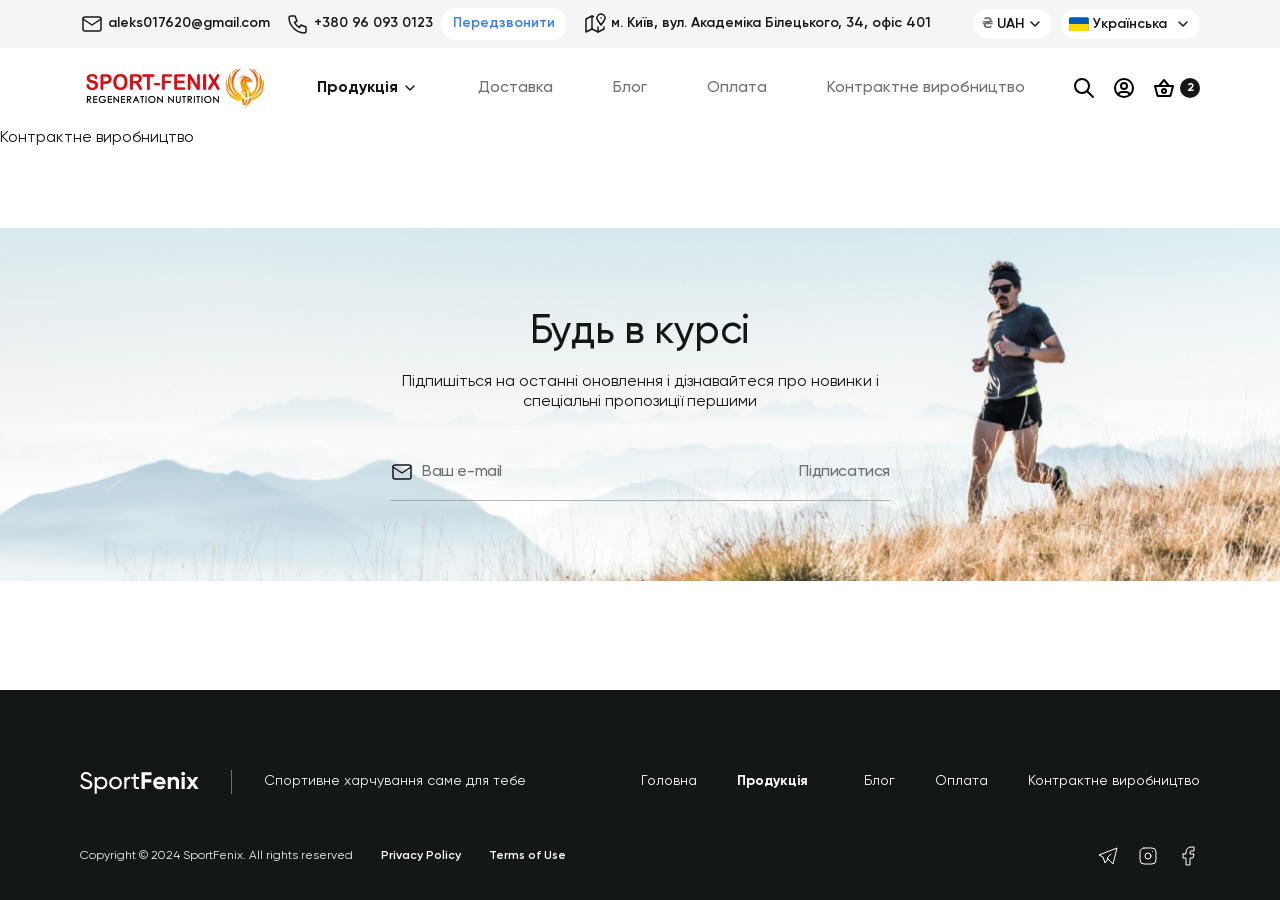
<file: production.html>
<!DOCTYPE html>
<html lang="ru">

<head>
    <meta charset="UTF-8">
    <meta name="description" content="Free Web tutorials">
    <meta name="keywords" content="HTML, CSS, JavaScript">
    <meta name="author" content="Oleksandr Dorobalo">
    <meta name="viewport" content="width=device-width, initial-scale=1.0">
    <meta http-equiv="X-UA-Compatible" content="IE=edge">

    <title>SPORT-FENIX</title>
    <link rel="icon" type="image/png" href="assets/images/header/favicon.png">

    <link rel="stylesheet" href="assets/css/swiper-bundle.min.css">
    <link rel="stylesheet" href="assets/css/select2.min.css">
    <link rel="stylesheet" href="assets/css/style.css">
</head>

<body>
    <div class="site">
        <header class="header">
            <div class="header__top">
                <div class="wrapper container">
                    <div class="information">
                        <a href="mailto:aleks017620@gmail.com">
                            <svg width="24" height="24" viewBox="0 0 24 24" fill="none"
                                xmlns="http://www.w3.org/2000/svg">
                                <rect x="3" y="5" width="18" height="14" rx="2" stroke="#141718" stroke-width="1.5"
                                    stroke-linecap="round" stroke-linejoin="round" />
                                <path d="M3 7L12 13L21 7" stroke="#141718" stroke-width="1.5" stroke-linecap="round"
                                    stroke-linejoin="round" />
                            </svg>
                            aleks017620@gmail.com
                        </a>
                        <div class="group">
                            <a href="tel:+380 96 093 0123">
                                <svg width="24" height="24" viewBox="0 0 24 24" fill="none"
                                    xmlns="http://www.w3.org/2000/svg">
                                    <path
                                        d="M5 4H9L11 9L8.5 10.5C9.57096 12.6715 11.3285 14.429 13.5 15.5L15 13L20 15V19C20 20.1046 19.1046 21 18 21C9.92765 20.5094 3.49056 14.0724 3 6C3 4.89543 3.89543 4 5 4"
                                        stroke="#141718" stroke-width="1.5" stroke-linecap="round"
                                        stroke-linejoin="round" />
                                </svg>
                                +380 96 093 0123
                            </a>
                            <button class="callback">Передзвонити</button>
                        </div>
                        <a href="#">
                            <svg width="24" height="24" viewBox="0 0 24 24" fill="none"
                                xmlns="http://www.w3.org/2000/svg">
                                <path d="M18 5.99988V6.00988" stroke="#141718" stroke-width="1.5" stroke-linecap="round"
                                    stroke-linejoin="round" />
                                <path
                                    d="M18 13L14.5 7.99997C13.5691 6.31749 13.967 4.21072 15.4475 2.98372C16.928 1.75673 19.072 1.75673 20.5525 2.98372C22.0329 4.21072 22.4309 6.31749 21.5 7.99997L18 13"
                                    stroke="#141718" stroke-width="1.5" stroke-linecap="round"
                                    stroke-linejoin="round" />
                                <path d="M10.5 4.75L9 4L3 7V20L9 17L15 20L21 17V15" stroke="#141718" stroke-width="1.5"
                                    stroke-linecap="round" stroke-linejoin="round" />
                                <path d="M9 4V17" stroke="#141718" stroke-width="1.5" stroke-linecap="round"
                                    stroke-linejoin="round" />
                                <path d="M15 15V20" stroke="#141718" stroke-width="1.5" stroke-linecap="round"
                                    stroke-linejoin="round" />
                            </svg>
                            м. Київ, вул. Академіка Білецького, 34, офіс 401
                        </a>
                    </div>
                    <div class="change">
                        <select id="currency-select" class="currency-select">
                            <option value="UAH" data-symbol="₴">UAH</option>
                            <option value="RUB" data-symbol="₽">RUB</option>
                            <option value="USD" data-symbol="$">USD</option>
                            <option value="EUR" data-symbol="€">EUR</option>
                            <option value="BTC" data-symbol="₿">BTC</option>
                        </select>
                        <select id="language-select" class="language-select">
                            <option value="ua" data-image="assets/images/icons/country/Ukraine.svg">Українська</option>
                            <option value="en" data-image="assets/images/icons/country/UK.svg">English</option>
                            <option value="ru" data-image="assets/images/icons/country/Russia.svg">Русский</option>
                            <option value="fr" data-image="assets/images/icons/country/Francais.svg">Français</option>
                            <option value="es" data-image="assets/images/icons/country/Spain.svg">Español</option>
                        </select>
                    </div>
                </div>
            </div>

            <div class="header__bottom">
                <div class="wrapper container">
                    <a href="index.html" class="header__logo logo">
                        <img src="assets/images/header/logo.svg" alt="logo">
                    </a>
                    <nav class="header__navigation navigation">
                        <ul class="navigation__list">
                            <li class="menu-item menu-item-has-children current-menu-item">
                                <a href="#">Продукція </a>
                                <ul class="sub-menu">
                                    <li><a href="#">Амінокислоти</a></li>
                                    <li><a href="#">Креатиновмісні</a></li>
                                    <li><a href="#">Захист суглобів та зв'язок</a></li>
                                    <li><a href="#">Протеїн</a></li>
                                    <li><a href="#">Підвищення тестостерону</a></li>
                                    <li><a href="#">Колаген</a></li>
                                    <li><a href="#">Жироспалювачі</a></li>
                                    <li><a href="#">Омега та Рибій жир</a></li>
                                    <li><a href="#">Вітаміни та мінерали</a></li>
                                </ul>
                            </li>
                            <li class="menu-item">
                                <a href="delivery.html">Доставка </a>
                            </li>
                            <li class="menu-item">
                                <a href="blog.html">Блог </a>
                            </li>
                            <li class="menu-item">
                                <a href="payment.html">Оплата </a>
                            </li>
                            <li class="menu-item">
                                <a href="production.html">Контрактне виробництво </a>
                            </li>
                        </ul>
                    </nav>
                    <div class="actions">
                        <button class="icon">
                            <svg width="24" height="24" viewBox="0 0 24 24" fill="none"
                                xmlns="http://www.w3.org/2000/svg">
                                <circle cx="10" cy="10" r="7" stroke="#141718" stroke-width="2" stroke-linecap="round"
                                    stroke-linejoin="round" />
                                <path d="M21 21L15 15" stroke="#141718" stroke-width="2" stroke-linecap="round"
                                    stroke-linejoin="round" />
                            </svg>
                        </button>
                        <button class="icon">
                            <svg width="24" height="24" viewBox="0 0 24 24" fill="none"
                                xmlns="http://www.w3.org/2000/svg">
                                <circle cx="12" cy="12" r="9" stroke="#141718" stroke-width="2" stroke-linecap="round"
                                    stroke-linejoin="round" />
                                <circle cx="12" cy="10" r="3" stroke="#141718" stroke-width="2" stroke-linecap="round"
                                    stroke-linejoin="round" />
                                <path
                                    d="M6.16797 18.849C6.67621 17.1575 8.23372 15.9995 9.99997 16H14C15.7686 15.9994 17.3277 17.1604 17.834 18.855"
                                    stroke="#141718" stroke-width="2" stroke-linecap="round" stroke-linejoin="round" />
                            </svg>
                        </button>
                        <button class="icon basket">
                            <svg width="24" height="24" viewBox="0 0 24 24" fill="none"
                                xmlns="http://www.w3.org/2000/svg">
                                <path d="M7 10L12 4L17 10" stroke="#141718" stroke-width="2" stroke-linecap="round"
                                    stroke-linejoin="round" />
                                <path fill-rule="evenodd" clip-rule="evenodd"
                                    d="M21 10L19 18C18.8071 19.1828 17.9655 20.0243 17 20H7C6.03448 20.0243 5.19295 19.1828 5 18L3 10H21Z"
                                    stroke="#141718" stroke-width="2" stroke-linecap="round" stroke-linejoin="round" />
                                <circle cx="12" cy="15" r="2" stroke="#141718" stroke-width="2" stroke-linecap="round"
                                    stroke-linejoin="round" />
                            </svg>
                            <span>2</span>
                        </button>
                        <button class="icon burger" id="burgerButton">
                            <span>
                                Menu
                            </span>
                        </button>
                    </div>
                </div>
            </div>
        </header>

        <main class="main">
            
            Контрактне виробництво

            <section class="informed">
                <h2 class="center">Будь в курсі</h2>
                <p class="center">
                    Підпишіться на останні оновлення і дізнавайтеся про новинки і спеціальні пропозиції першими
                </p>
                <div class="informed__form">
                    <form action="#">
                        <img src="assets/images/icons/mail.svg" alt="">
                        <input type="email" name="your-email" placeholder="Ваш e-mail">
                        <button type="submit">Підписатися</button>
                    </form>
                </div>
            </section>
        </main>

        <footer class="footer">
            <div class="wrapper container">
                <a href="index.html" class="footer__logo logo">
                    <img src="assets/images/header/SportFenix.svg" alt="logo">
                    <span></span>
                    <p>Спортивне харчування саме для тебе</p>
                </a>
                <nav class="footer__navigation navigation">
                    <ul class="navigation__list">
                        <li class="menu-item">
                            <a href="index.html">Головна</a>
                        </li>
                        <li class="menu-item menu-item-has-children current-menu-item">
                            <a href="#">Продукція </a>
                            <ul class="sub-menu">
                                <li><a href="#">Амінокислоти</a></li>
                                <li><a href="#">Креатиновмісні</a></li>
                                <li><a href="#">Захист суглобів та зв'язок</a></li>
                                <li><a href="#">Протеїн</a></li>
                                <li><a href="#">Підвищення тестостерону</a></li>
                                <li><a href="#">Колаген</a></li>
                                <li><a href="#">Жироспалювачі</a></li>
                                <li><a href="#">Омега та Рибій жир</a></li>
                                <li><a href="#">Вітаміни та мінерали</a></li>
                            </ul>
                        </li>
                        <li class="menu-item">
                            <a href="blog.html">Блог </a>
                        </li>
                        <li class="menu-item">
                            <a href="payment.html">Оплата </a>
                        </li>
                        <li class="menu-item">
                            <a href="production.html">Контрактне виробництво </a>
                        </li>
                    </ul>
                </nav>
            </div>
            <div class="wrapper container">
                <div class="info">
                    <p class="copy">Copyright © 2024 SportFenix. All rights reserved</p>
                    <a href="#">Privacy Policy</a>
                    <a href="#">Terms of Use</a>
                </div>
                <div class="social">
                    <a href="#">
                        <svg width="24" height="24" viewBox="0 0 24 24" fill="none" xmlns="http://www.w3.org/2000/svg">
                            <path d="M15 10L11 14L17 20L21 4L3 11L7 13L9 19L12 15" stroke="white" stroke-linecap="round"
                                stroke-linejoin="round" />
                        </svg>
                    </a>
                    <a href="#"><svg width="24" height="24" viewBox="0 0 24 24" fill="none"
                            xmlns="http://www.w3.org/2000/svg">
                            <rect x="4" y="4" width="16" height="16" rx="4" stroke="white" stroke-linecap="round"
                                stroke-linejoin="round" />
                            <circle cx="12" cy="12" r="3" stroke="white" stroke-linecap="round"
                                stroke-linejoin="round" />
                            <path d="M16.5 7.49999V7.50099" stroke="white" stroke-linecap="round"
                                stroke-linejoin="round" />
                        </svg>
                    </a>
                    <a href="#"><svg width="24" height="24" viewBox="0 0 24 24" fill="none"
                            xmlns="http://www.w3.org/2000/svg">
                            <path
                                d="M7 10V14H10V21H14V14H17L18 10H14V8C14 7.44772 14.4477 7 15 7H18V3H15C12.2386 3 10 5.23858 10 8V10H7"
                                stroke="white" stroke-linecap="round" stroke-linejoin="round" />
                        </svg>
                    </a>
                </div>
            </div>

        </footer>
    </div>

    <script src="assets/js/jquery.min.js"></script>
    <script src="assets/js/swiper-bundle.min.js"></script>
    <script src="assets/js/select2.min.js"></script>
    <script src="assets/js/scripts.js"></script>

</body>

</html>
</file>
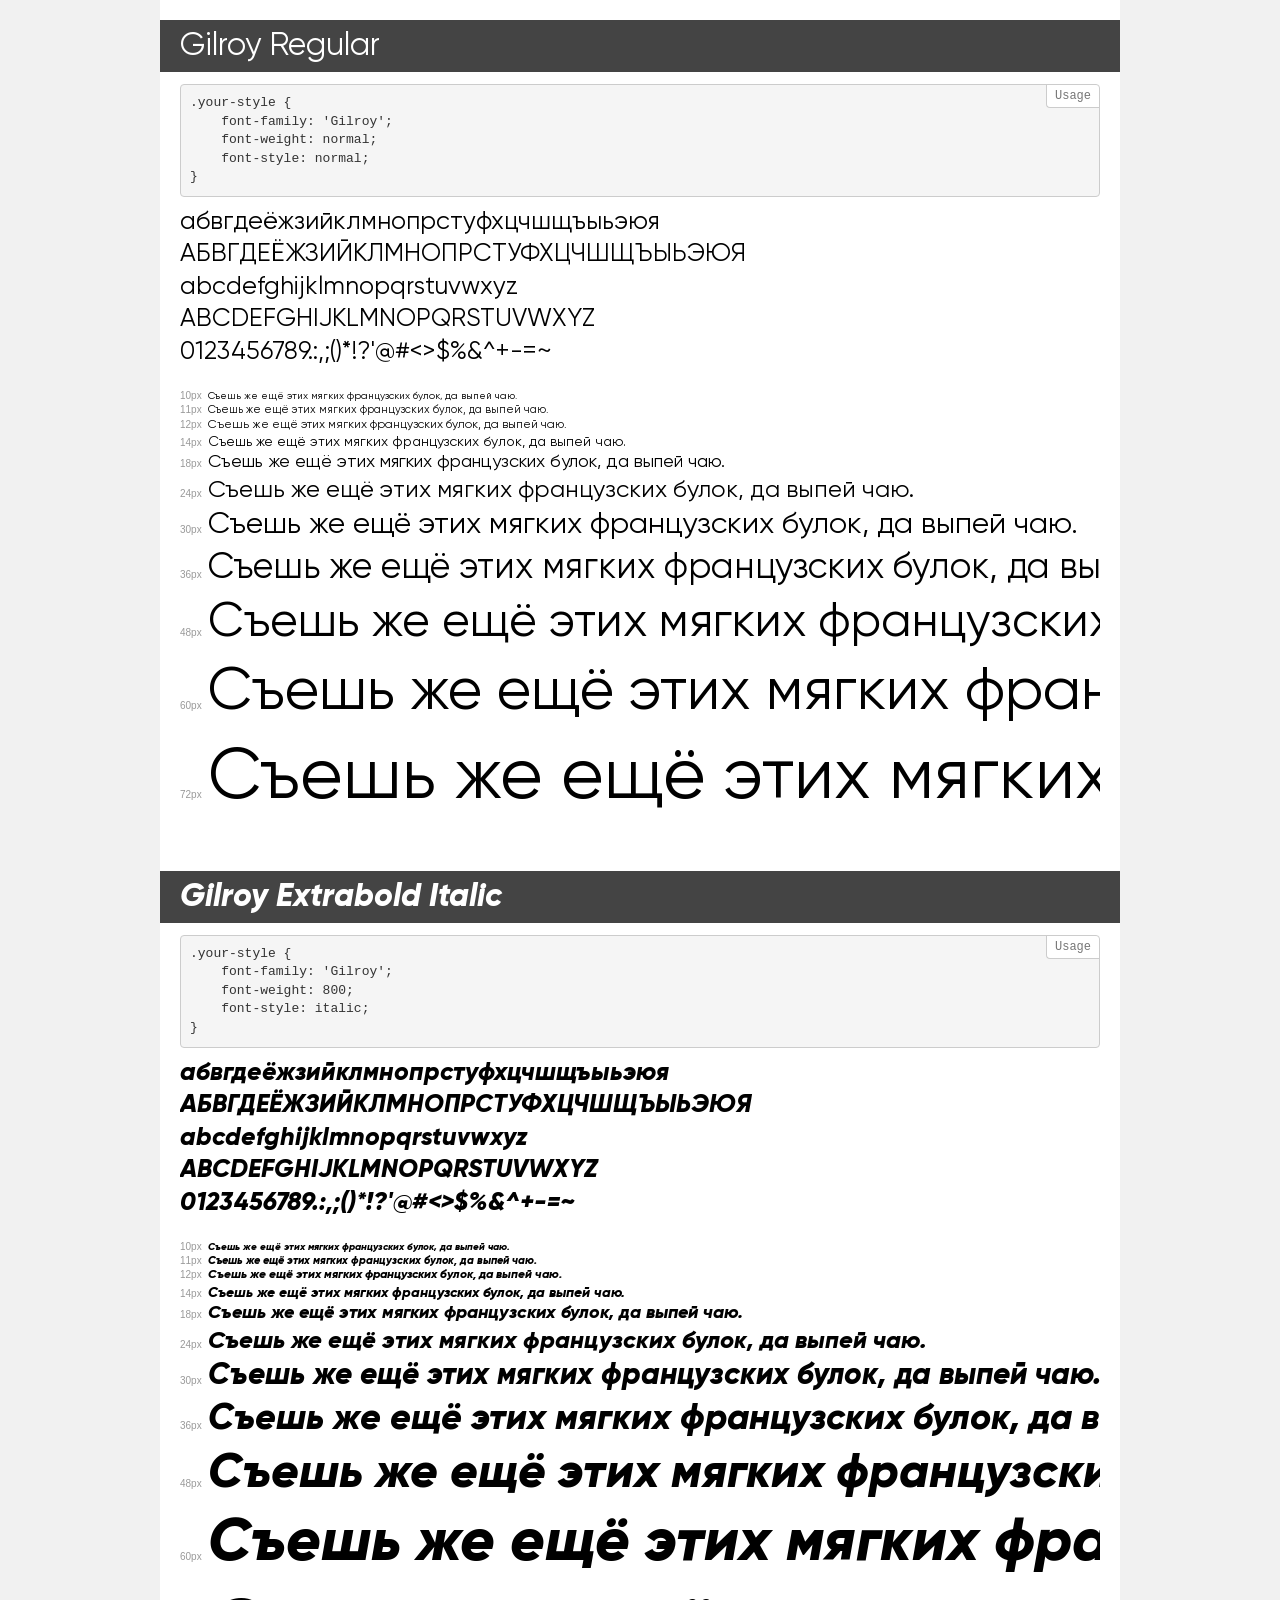
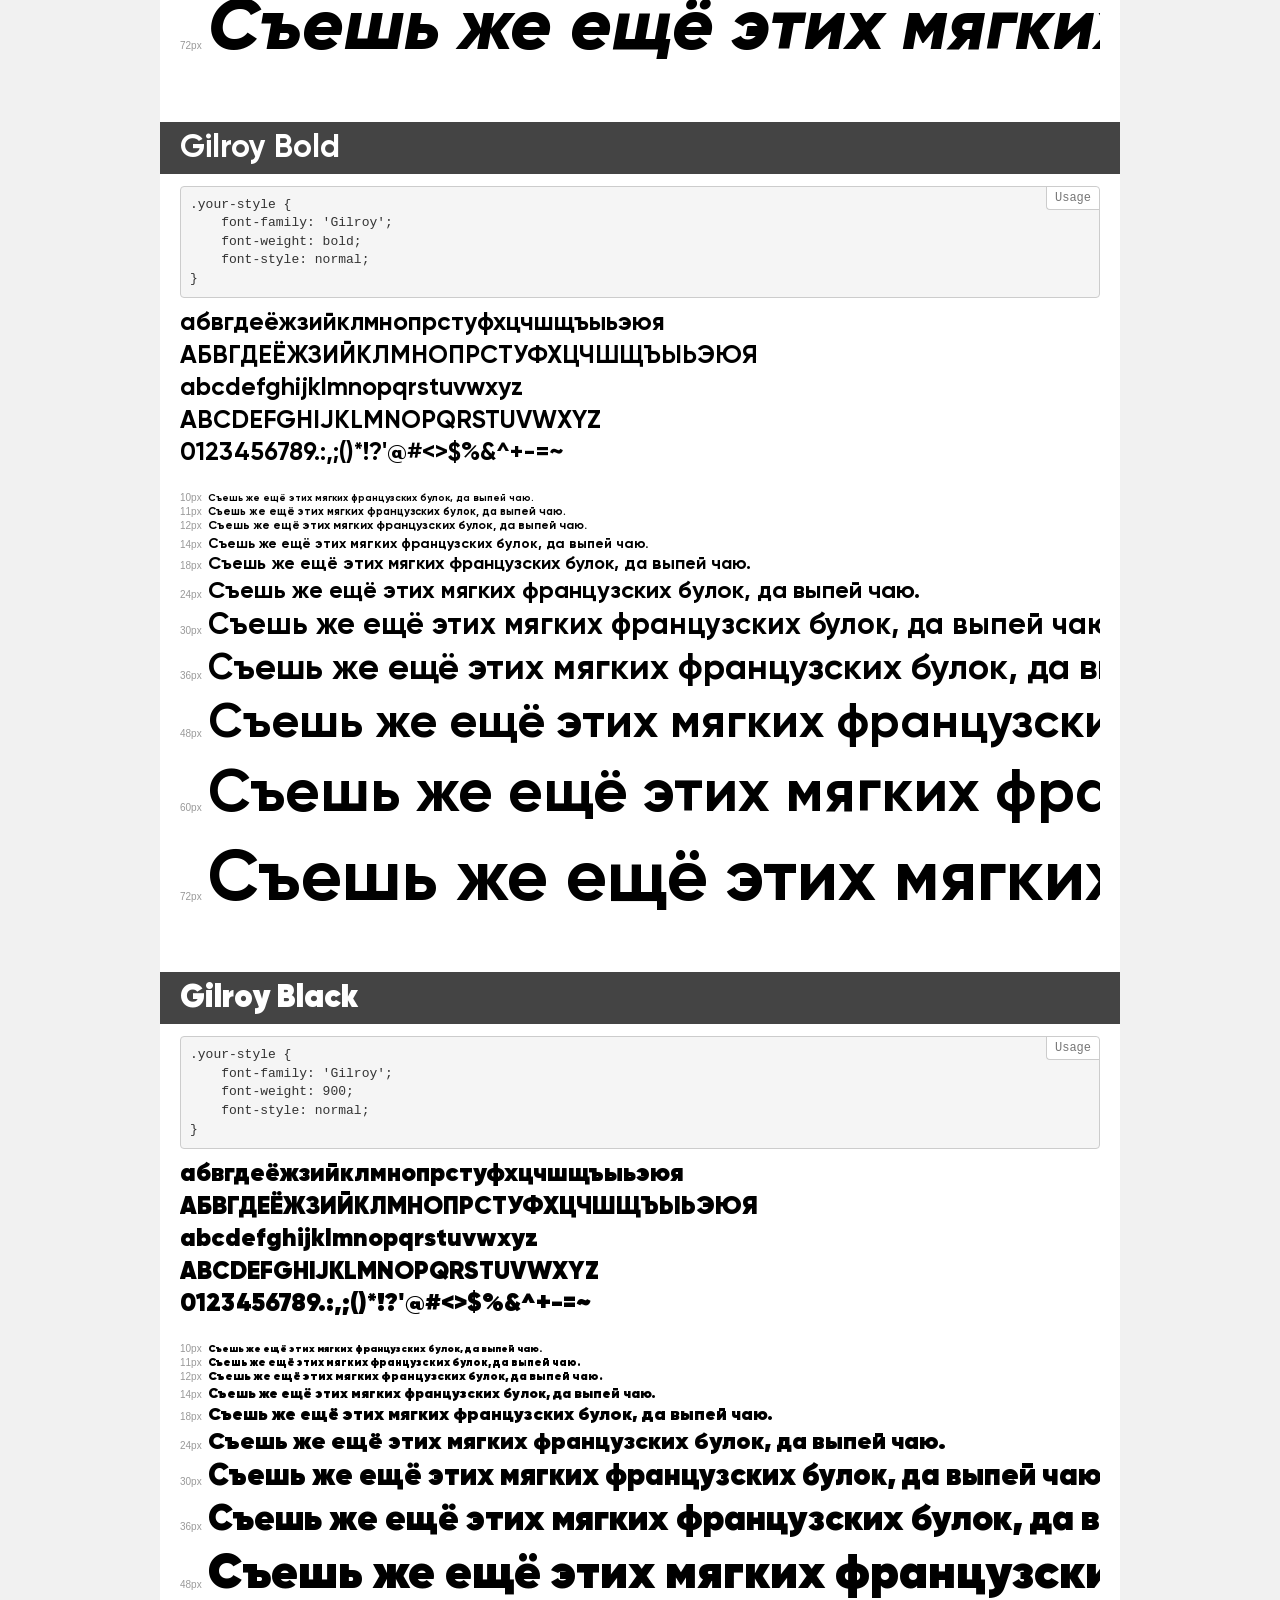
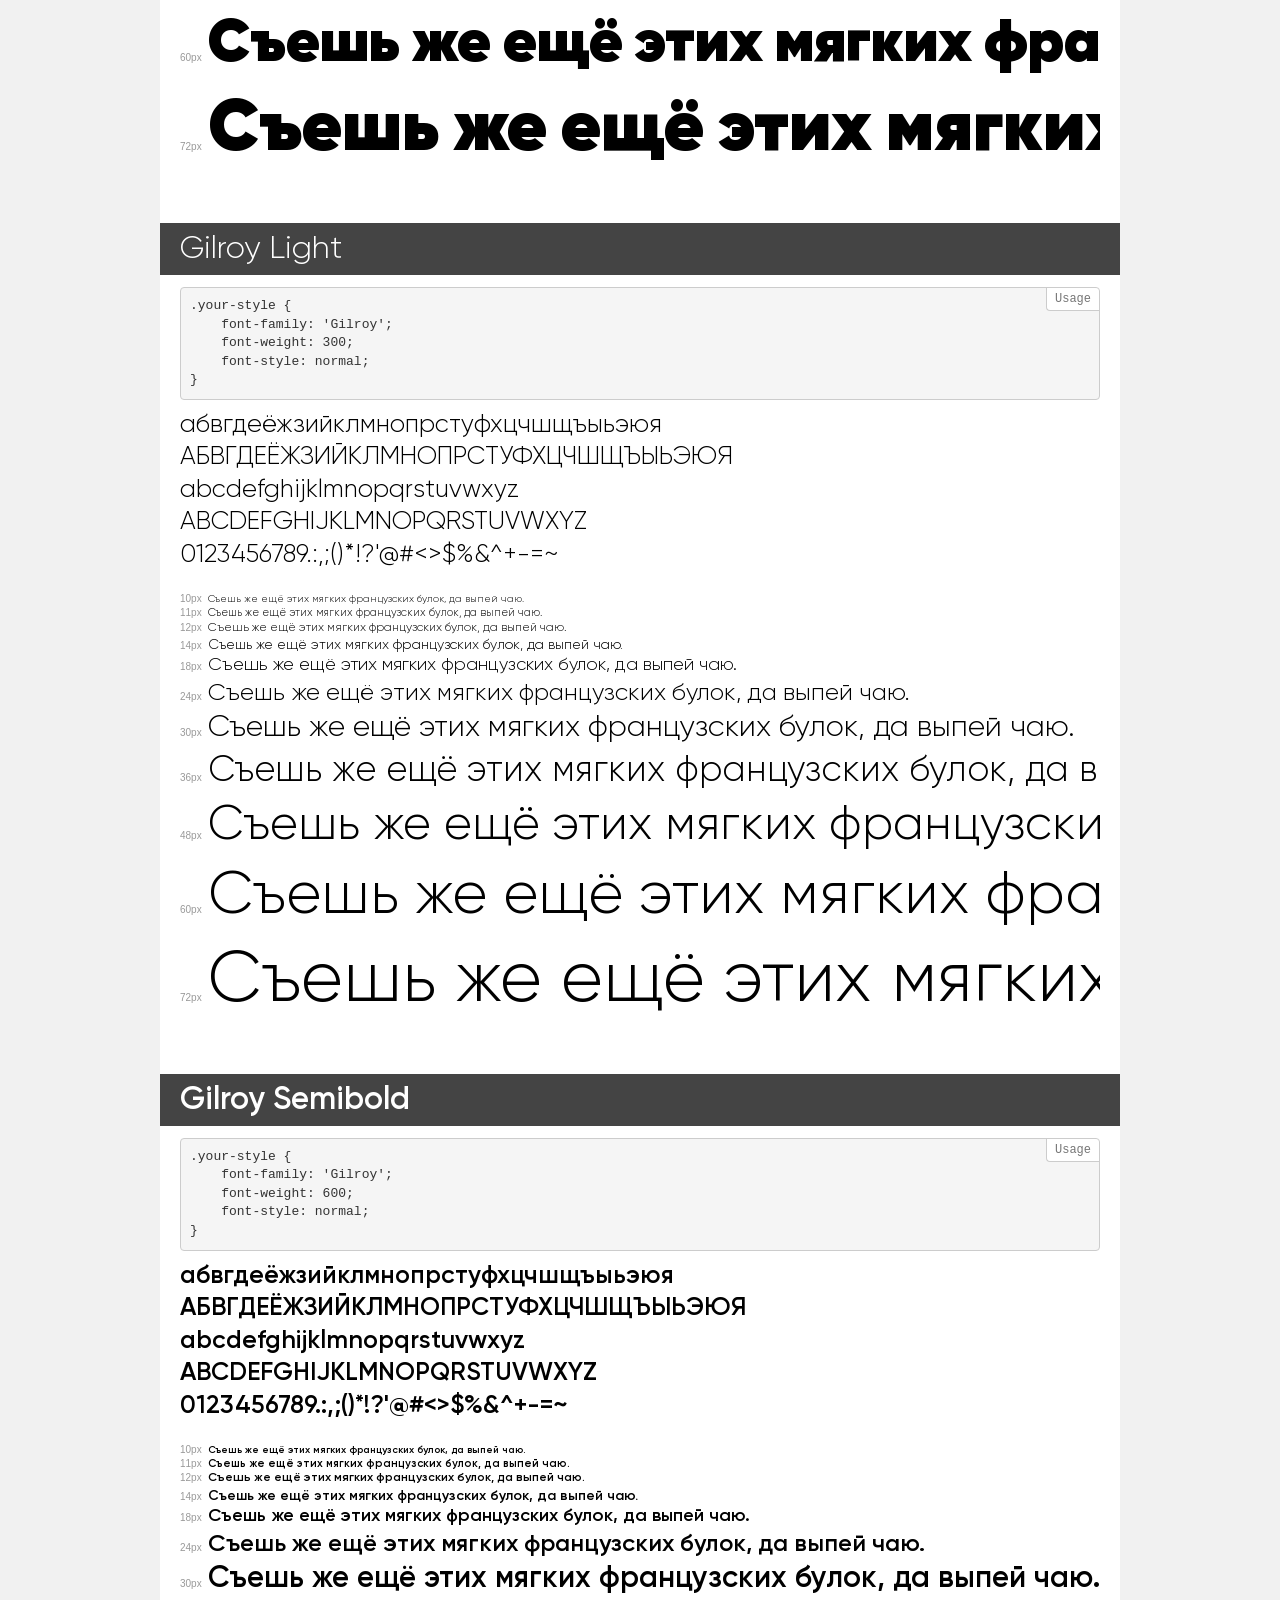
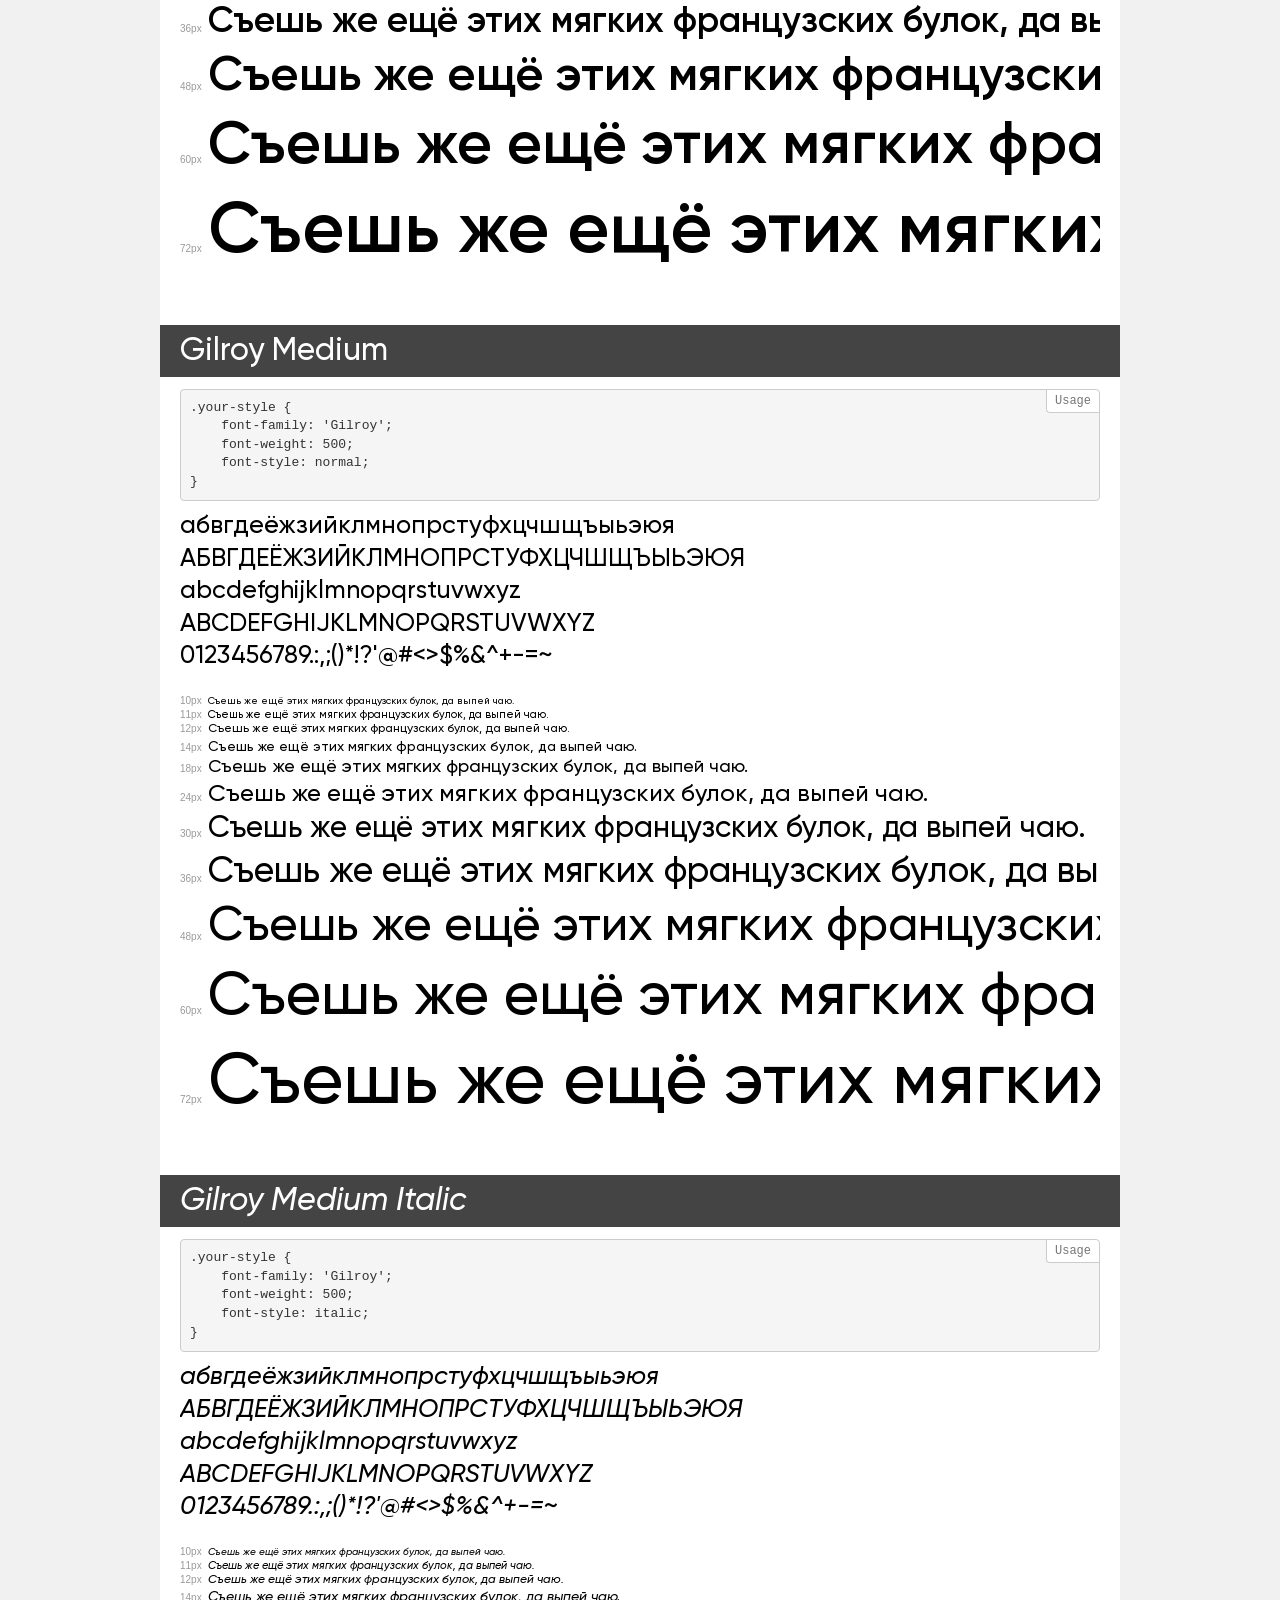
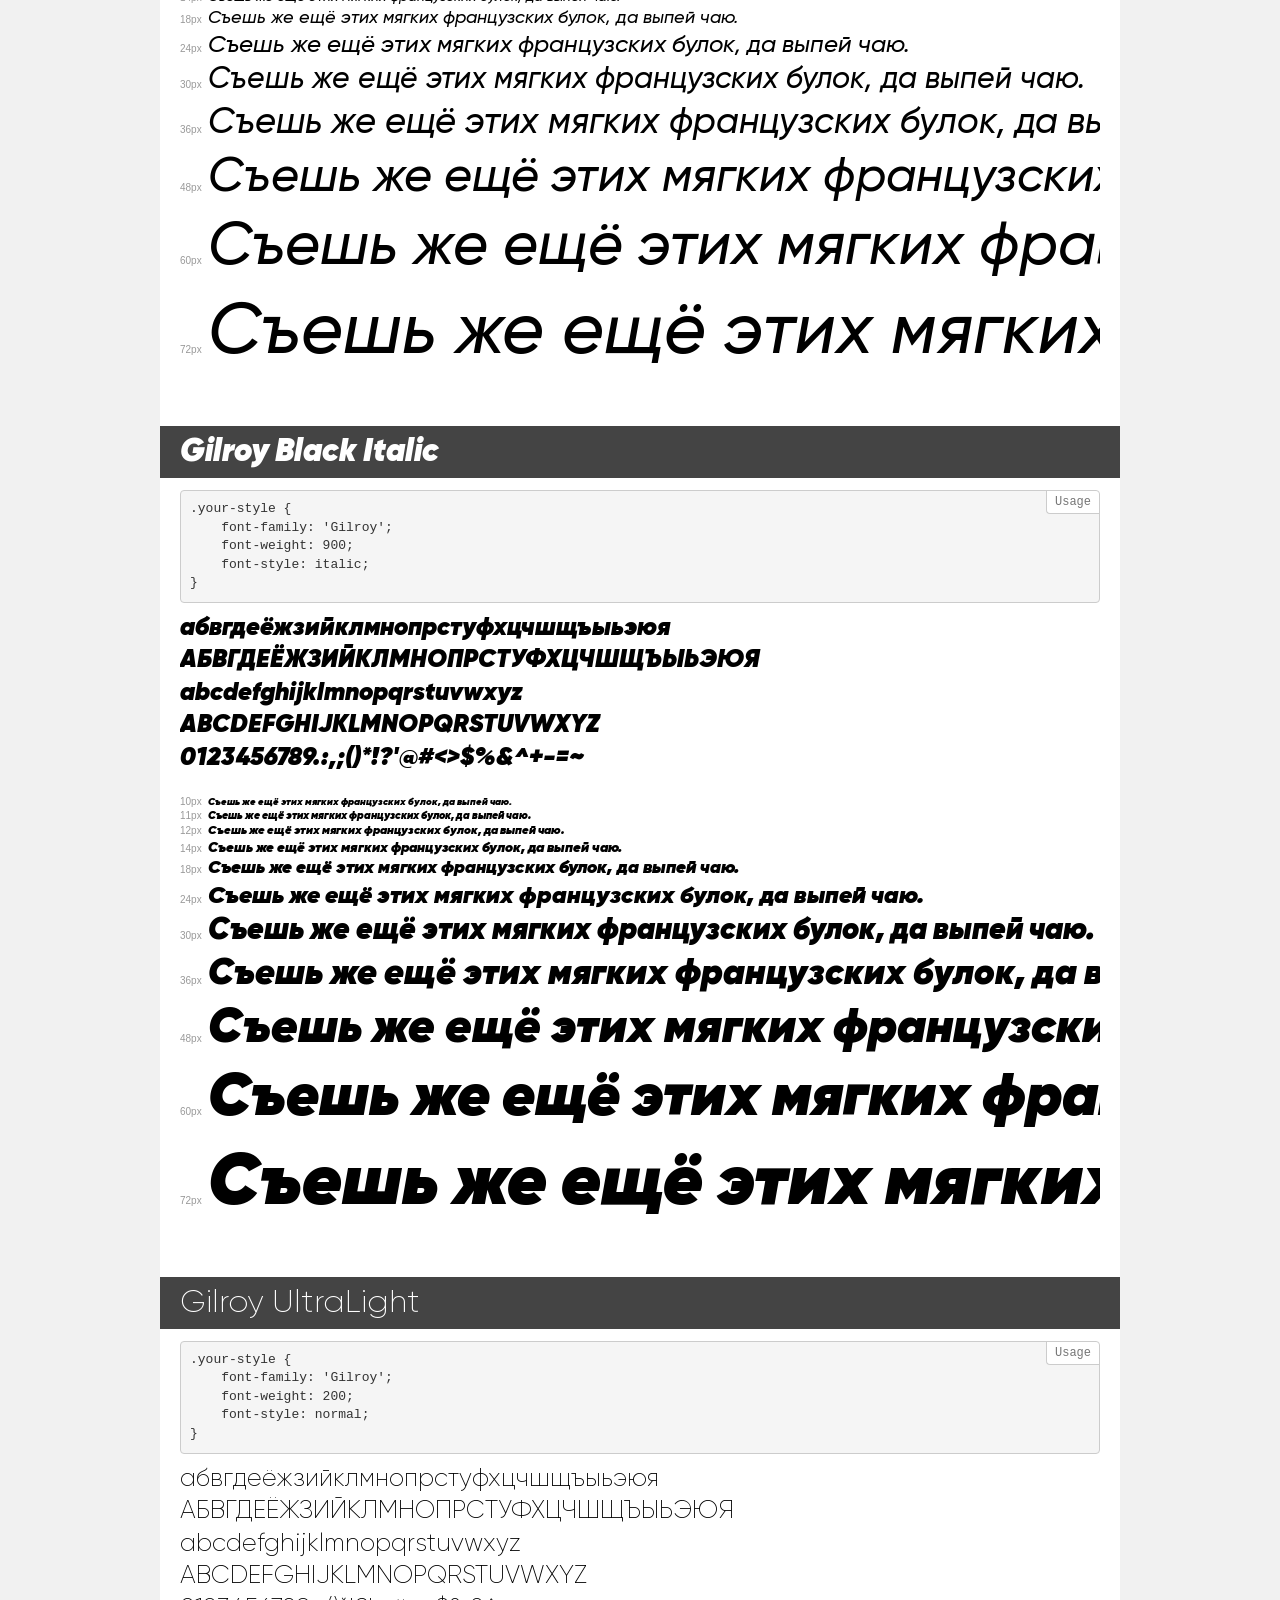
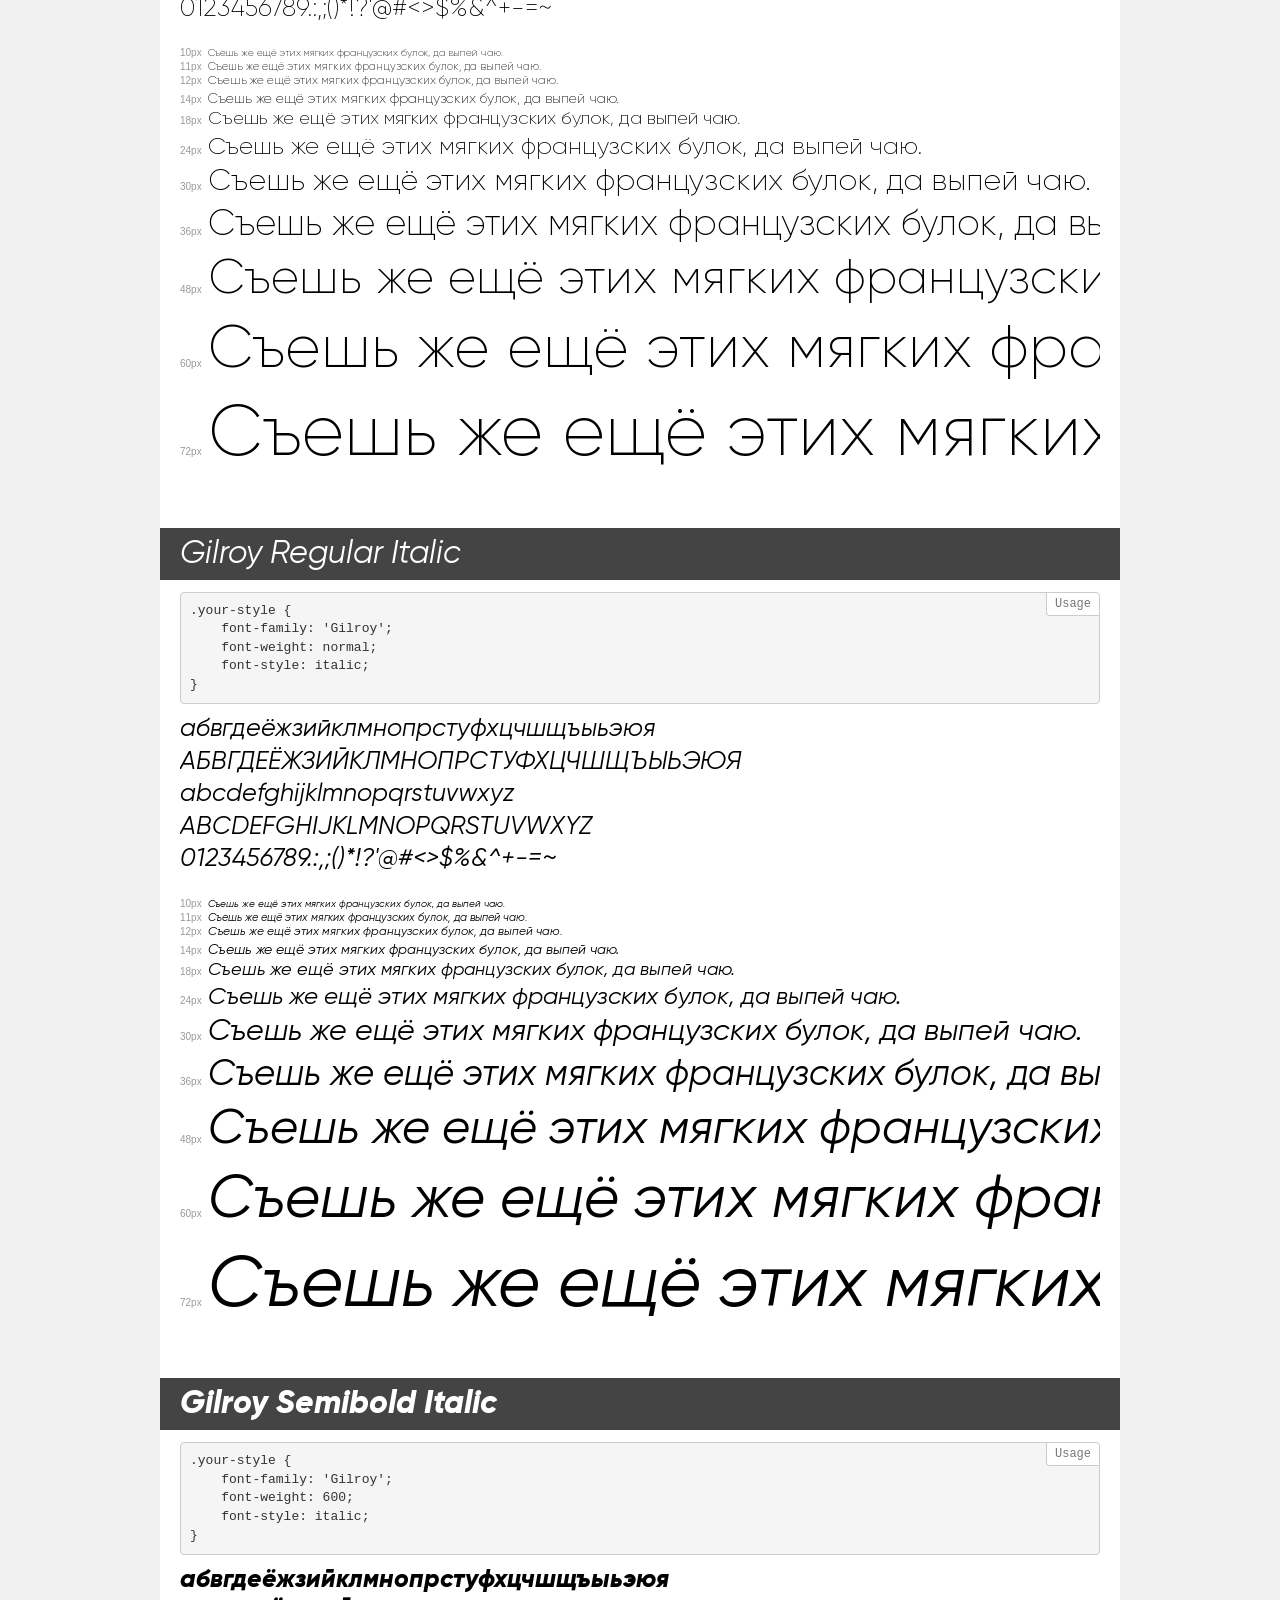
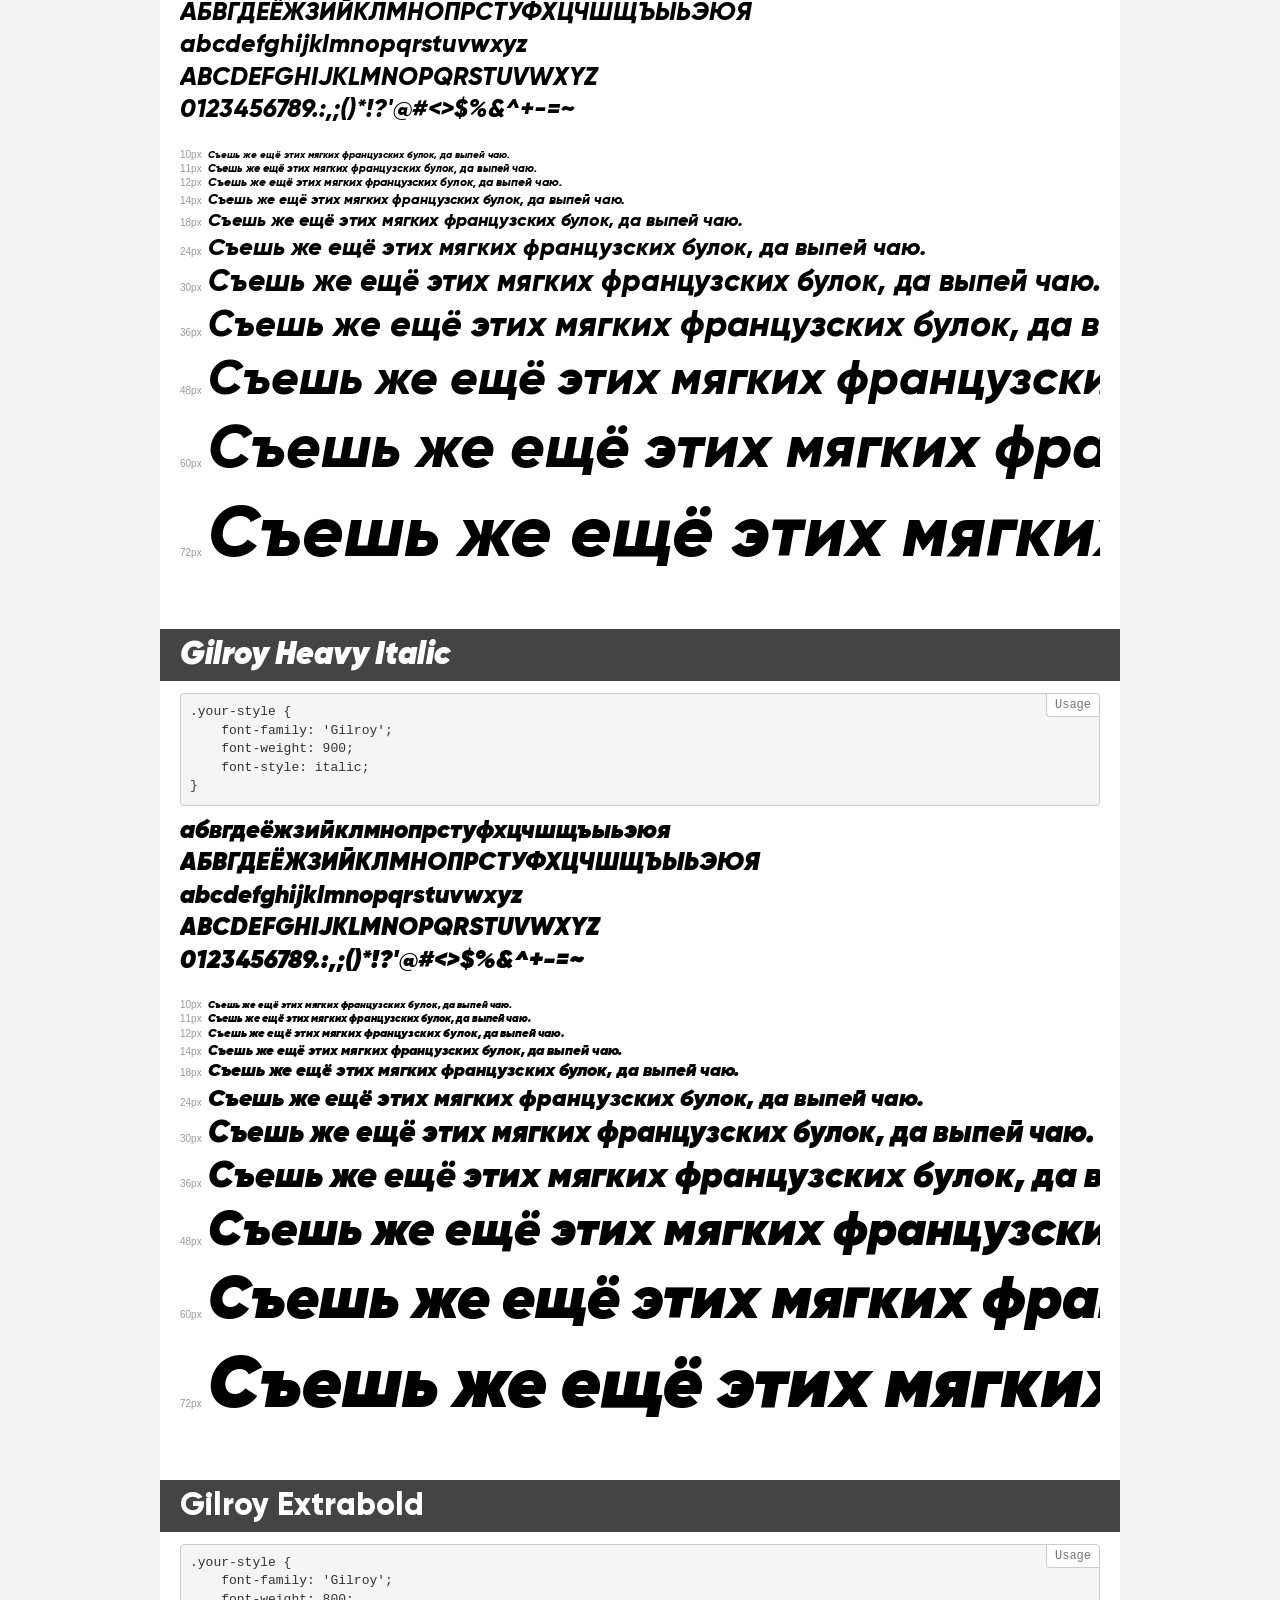
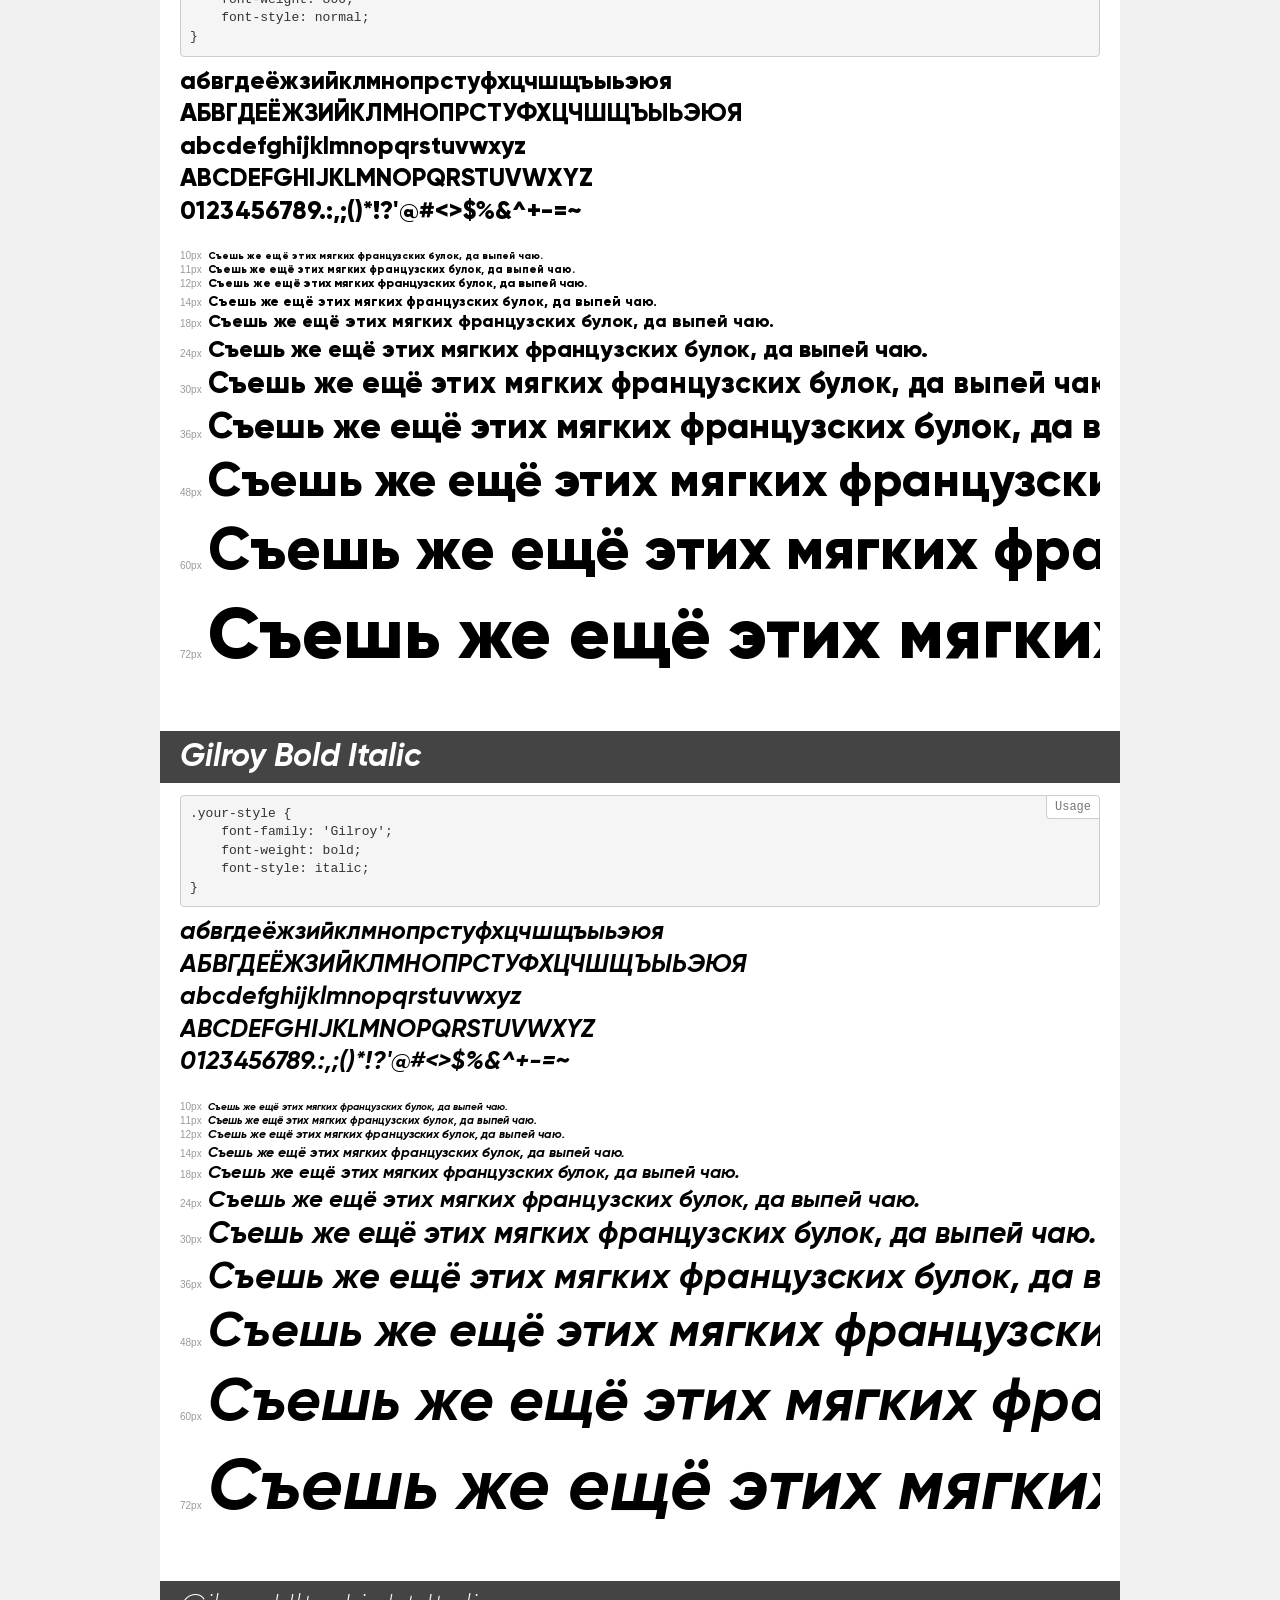
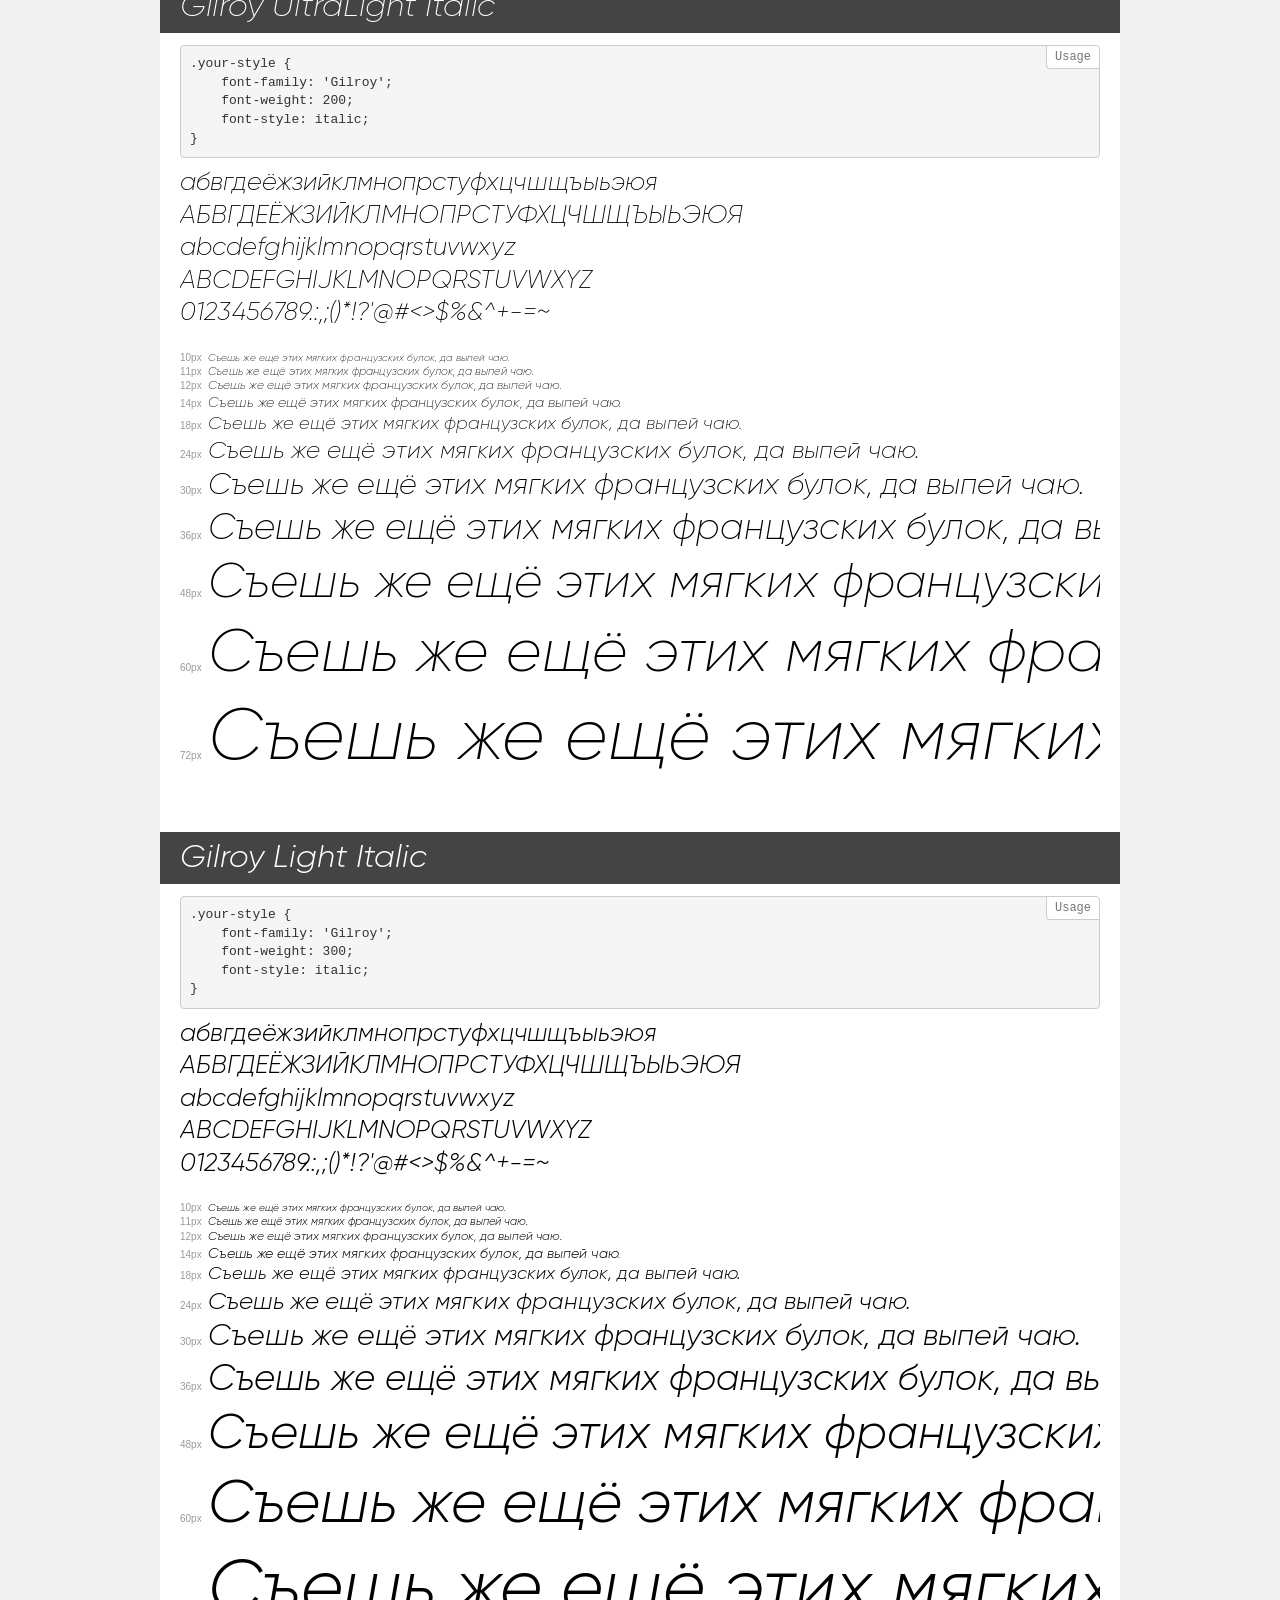
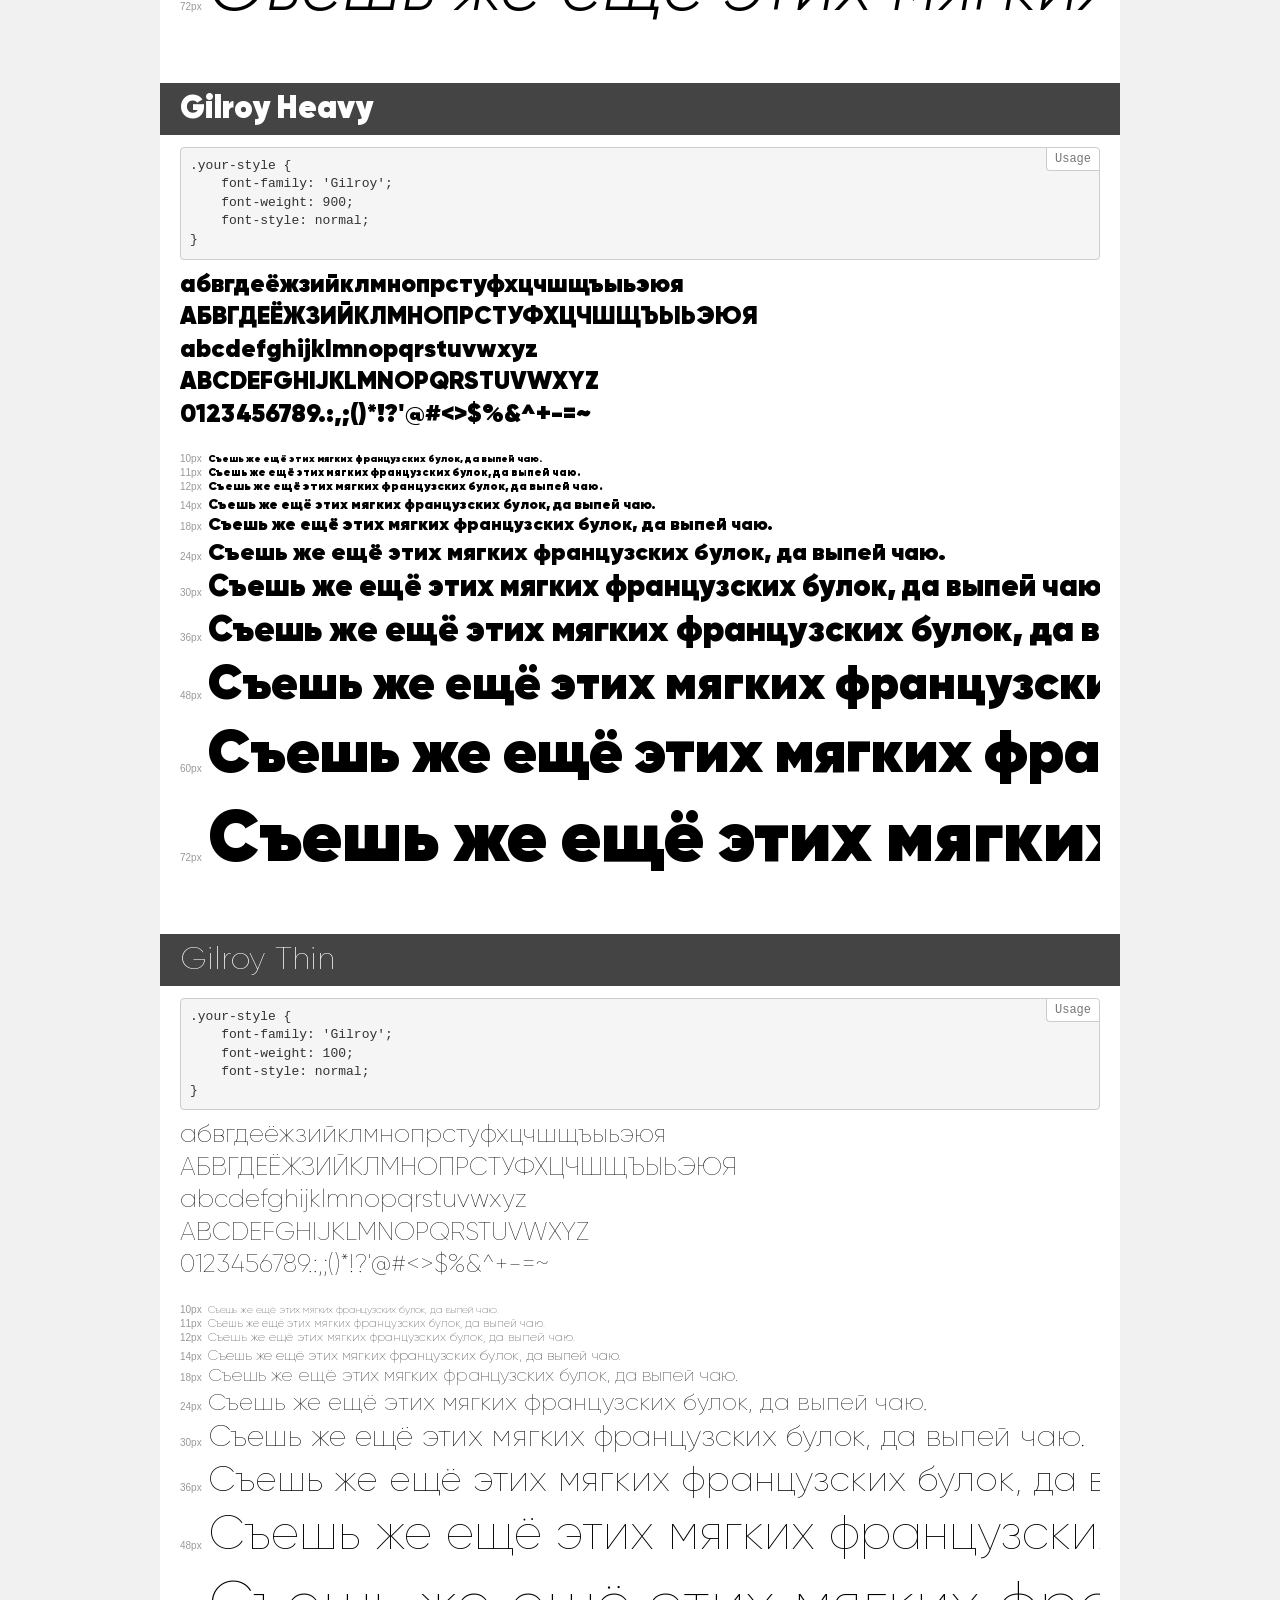
<file: assets/fonts/Gilroy/demo.html>
<!DOCTYPE html>
<html>
<head>
    <meta charset="utf-8">
    <meta http-equiv="X-UA-Compatible" content="IE=edge">
    <meta name="viewport" content="width=device-width, initial-scale=1">
    <meta name="robots" content="noindex, noarchive">
    <meta name="format-detection" content="telephone=no">
    <title>Transfonter demo</title>
    <link href="stylesheet.css" rel="stylesheet">
    <style>
        /*
        http://meyerweb.com/eric/tools/css/reset/
        v2.0 | 20110126
        License: none (public domain)
        */
        html, body, div, span, applet, object, iframe,
        h1, h2, h3, h4, h5, h6, p, blockquote, pre,
        a, abbr, acronym, address, big, cite, code,
        del, dfn, em, img, ins, kbd, q, s, samp,
        small, strike, strong, sub, sup, tt, var,
        b, u, i, center,
        dl, dt, dd, ol, ul, li,
        fieldset, form, label, legend,
        table, caption, tbody, tfoot, thead, tr, th, td,
        article, aside, canvas, details, embed,
        figure, figcaption, footer, header, hgroup,
        menu, nav, output, ruby, section, summary,
        time, mark, audio, video {
            margin: 0;
            padding: 0;
            border: 0;
            font-size: 100%;
            font: inherit;
            vertical-align: baseline;
        }
        /* HTML5 display-role reset for older browsers */
        article, aside, details, figcaption, figure,
        footer, header, hgroup, menu, nav, section {
            display: block;
        }
        body {
            line-height: 1;
        }
        ol, ul {
            list-style: none;
        }
        blockquote, q {
            quotes: none;
        }
        blockquote:before, blockquote:after,
        q:before, q:after {
            content: '';
            content: none;
        }
        table {
            border-collapse: collapse;
            border-spacing: 0;
        }
        /* common styles */
        body {
            background: #f1f1f1;
            color: #000;
        }
        .page {
            background: #fff;
            width: 920px;
            margin: 0 auto;
            padding: 20px 20px 0 20px;
            overflow: hidden;
        }
        .font-container {
            overflow-x: auto;
            overflow-y: hidden;
            margin-bottom: 40px;
            line-height: 1.3;
            white-space: nowrap;
            padding-bottom: 5px;
        }
        h1 {
            position: relative;
            background: #444;
            font-size: 32px;
            color: #fff;
            padding: 10px 20px;
            margin: 0 -20px 12px -20px;
        }
        .letters {
            font-size: 25px;
            margin-bottom: 20px;
        }
        .s10:before {
            content: '10px';
        }
        .s11:before {
            content: '11px';
        }
        .s12:before {
            content: '12px';
        }
        .s14:before {
            content: '14px';
        }
        .s18:before {
            content: '18px';
        }
        .s24:before {
            content: '24px';
        }
        .s30:before {
            content: '30px';
        }
        .s36:before {
            content: '36px';
        }
        .s48:before {
            content: '48px';
        }
        .s60:before {
            content: '60px';
        }
        .s72:before {
            content: '72px';
        }
        .s10:before, .s11:before, .s12:before, .s14:before,
        .s18:before, .s24:before, .s30:before, .s36:before,
        .s48:before, .s60:before, .s72:before {
            font-family: Arial, sans-serif;
            font-size: 10px;
            font-weight: normal;
            font-style: normal;
            color: #999;
            padding-right: 6px;
        }
        pre {
            display: block;
            position: relative;
            padding: 9px;
            margin: 0 0 10px;
            font-family: Monaco, Menlo, Consolas, "Courier New", monospace !important;
            font-size: 13px;
            line-height: 1.428571429;
            color: #333;
            font-weight: normal !important;
            font-style: normal !important;
            background-color: #f5f5f5;
            border: 1px solid #ccc;
            overflow-x: auto;
            border-radius: 4px;
        }
        pre:after {
            display: block;
            position: absolute;
            right: 0;
            top: 0;
            content: 'Usage';
            line-height: 1;
            padding: 5px 8px;
            font-size: 12px;
            color: #767676;
            background-color: #fff;
            border: 1px solid #ccc;
            border-right: none;
            border-top: none;
            border-radius: 0 4px 0 4px;
            z-index: 10;
        }
        /* responsive */
        @media (max-width: 959px) {
            .page {
                width: auto;
                margin: 0;
            }
        }
    </style>
</head>
<body>
<div class="page">
    <div class="demo" style="font-family: 'Gilroy'; font-weight: normal; font-style: normal;">
        <h1>Gilroy Regular</h1>
        <pre>.your-style {
    font-family: 'Gilroy';
    font-weight: normal;
    font-style: normal;
}</pre>
        <div class="font-container">
            <p class="letters">
                абвгдеёжзийклмнопрстуфхцчшщъыьэюя<br>
АБВГДЕЁЖЗИЙКЛМНОПРСТУФХЦЧШЩЪЫЬЭЮЯ<br>
abcdefghijklmnopqrstuvwxyz<br>
ABCDEFGHIJKLMNOPQRSTUVWXYZ<br>
                0123456789.:,;()*!?'@#<>$%&^+-=~
            </p>
            <p class="s10" style="font-size: 10px;">Съешь же ещё этих мягких французских булок, да выпей чаю.</p>
            <p class="s11" style="font-size: 11px;">Съешь же ещё этих мягких французских булок, да выпей чаю.</p>
            <p class="s12" style="font-size: 12px;">Съешь же ещё этих мягких французских булок, да выпей чаю.</p>
            <p class="s14" style="font-size: 14px;">Съешь же ещё этих мягких французских булок, да выпей чаю.</p>
            <p class="s18" style="font-size: 18px;">Съешь же ещё этих мягких французских булок, да выпей чаю.</p>
            <p class="s24" style="font-size: 24px;">Съешь же ещё этих мягких французских булок, да выпей чаю.</p>
            <p class="s30" style="font-size: 30px;">Съешь же ещё этих мягких французских булок, да выпей чаю.</p>
            <p class="s36" style="font-size: 36px;">Съешь же ещё этих мягких французских булок, да выпей чаю.</p>
            <p class="s48" style="font-size: 48px;">Съешь же ещё этих мягких французских булок, да выпей чаю.</p>
            <p class="s60" style="font-size: 60px;">Съешь же ещё этих мягких французских булок, да выпей чаю.</p>
            <p class="s72" style="font-size: 72px;">Съешь же ещё этих мягких французских булок, да выпей чаю.</p>
        </div>
    </div>
    <div class="demo" style="font-family: 'Gilroy'; font-weight: 800; font-style: italic;">
        <h1>Gilroy Extrabold Italic</h1>
        <pre>.your-style {
    font-family: 'Gilroy';
    font-weight: 800;
    font-style: italic;
}</pre>
        <div class="font-container">
            <p class="letters">
                абвгдеёжзийклмнопрстуфхцчшщъыьэюя<br>
АБВГДЕЁЖЗИЙКЛМНОПРСТУФХЦЧШЩЪЫЬЭЮЯ<br>
abcdefghijklmnopqrstuvwxyz<br>
ABCDEFGHIJKLMNOPQRSTUVWXYZ<br>
                0123456789.:,;()*!?'@#<>$%&^+-=~
            </p>
            <p class="s10" style="font-size: 10px;">Съешь же ещё этих мягких французских булок, да выпей чаю.</p>
            <p class="s11" style="font-size: 11px;">Съешь же ещё этих мягких французских булок, да выпей чаю.</p>
            <p class="s12" style="font-size: 12px;">Съешь же ещё этих мягких французских булок, да выпей чаю.</p>
            <p class="s14" style="font-size: 14px;">Съешь же ещё этих мягких французских булок, да выпей чаю.</p>
            <p class="s18" style="font-size: 18px;">Съешь же ещё этих мягких французских булок, да выпей чаю.</p>
            <p class="s24" style="font-size: 24px;">Съешь же ещё этих мягких французских булок, да выпей чаю.</p>
            <p class="s30" style="font-size: 30px;">Съешь же ещё этих мягких французских булок, да выпей чаю.</p>
            <p class="s36" style="font-size: 36px;">Съешь же ещё этих мягких французских булок, да выпей чаю.</p>
            <p class="s48" style="font-size: 48px;">Съешь же ещё этих мягких французских булок, да выпей чаю.</p>
            <p class="s60" style="font-size: 60px;">Съешь же ещё этих мягких французских булок, да выпей чаю.</p>
            <p class="s72" style="font-size: 72px;">Съешь же ещё этих мягких французских булок, да выпей чаю.</p>
        </div>
    </div>
    <div class="demo" style="font-family: 'Gilroy'; font-weight: bold; font-style: normal;">
        <h1>Gilroy Bold</h1>
        <pre>.your-style {
    font-family: 'Gilroy';
    font-weight: bold;
    font-style: normal;
}</pre>
        <div class="font-container">
            <p class="letters">
                абвгдеёжзийклмнопрстуфхцчшщъыьэюя<br>
АБВГДЕЁЖЗИЙКЛМНОПРСТУФХЦЧШЩЪЫЬЭЮЯ<br>
abcdefghijklmnopqrstuvwxyz<br>
ABCDEFGHIJKLMNOPQRSTUVWXYZ<br>
                0123456789.:,;()*!?'@#<>$%&^+-=~
            </p>
            <p class="s10" style="font-size: 10px;">Съешь же ещё этих мягких французских булок, да выпей чаю.</p>
            <p class="s11" style="font-size: 11px;">Съешь же ещё этих мягких французских булок, да выпей чаю.</p>
            <p class="s12" style="font-size: 12px;">Съешь же ещё этих мягких французских булок, да выпей чаю.</p>
            <p class="s14" style="font-size: 14px;">Съешь же ещё этих мягких французских булок, да выпей чаю.</p>
            <p class="s18" style="font-size: 18px;">Съешь же ещё этих мягких французских булок, да выпей чаю.</p>
            <p class="s24" style="font-size: 24px;">Съешь же ещё этих мягких французских булок, да выпей чаю.</p>
            <p class="s30" style="font-size: 30px;">Съешь же ещё этих мягких французских булок, да выпей чаю.</p>
            <p class="s36" style="font-size: 36px;">Съешь же ещё этих мягких французских булок, да выпей чаю.</p>
            <p class="s48" style="font-size: 48px;">Съешь же ещё этих мягких французских булок, да выпей чаю.</p>
            <p class="s60" style="font-size: 60px;">Съешь же ещё этих мягких французских булок, да выпей чаю.</p>
            <p class="s72" style="font-size: 72px;">Съешь же ещё этих мягких французских булок, да выпей чаю.</p>
        </div>
    </div>
    <div class="demo" style="font-family: 'Gilroy'; font-weight: 900; font-style: normal;">
        <h1>Gilroy Black</h1>
        <pre>.your-style {
    font-family: 'Gilroy';
    font-weight: 900;
    font-style: normal;
}</pre>
        <div class="font-container">
            <p class="letters">
                абвгдеёжзийклмнопрстуфхцчшщъыьэюя<br>
АБВГДЕЁЖЗИЙКЛМНОПРСТУФХЦЧШЩЪЫЬЭЮЯ<br>
abcdefghijklmnopqrstuvwxyz<br>
ABCDEFGHIJKLMNOPQRSTUVWXYZ<br>
                0123456789.:,;()*!?'@#<>$%&^+-=~
            </p>
            <p class="s10" style="font-size: 10px;">Съешь же ещё этих мягких французских булок, да выпей чаю.</p>
            <p class="s11" style="font-size: 11px;">Съешь же ещё этих мягких французских булок, да выпей чаю.</p>
            <p class="s12" style="font-size: 12px;">Съешь же ещё этих мягких французских булок, да выпей чаю.</p>
            <p class="s14" style="font-size: 14px;">Съешь же ещё этих мягких французских булок, да выпей чаю.</p>
            <p class="s18" style="font-size: 18px;">Съешь же ещё этих мягких французских булок, да выпей чаю.</p>
            <p class="s24" style="font-size: 24px;">Съешь же ещё этих мягких французских булок, да выпей чаю.</p>
            <p class="s30" style="font-size: 30px;">Съешь же ещё этих мягких французских булок, да выпей чаю.</p>
            <p class="s36" style="font-size: 36px;">Съешь же ещё этих мягких французских булок, да выпей чаю.</p>
            <p class="s48" style="font-size: 48px;">Съешь же ещё этих мягких французских булок, да выпей чаю.</p>
            <p class="s60" style="font-size: 60px;">Съешь же ещё этих мягких французских булок, да выпей чаю.</p>
            <p class="s72" style="font-size: 72px;">Съешь же ещё этих мягких французских булок, да выпей чаю.</p>
        </div>
    </div>
    <div class="demo" style="font-family: 'Gilroy'; font-weight: 300; font-style: normal;">
        <h1>Gilroy Light</h1>
        <pre>.your-style {
    font-family: 'Gilroy';
    font-weight: 300;
    font-style: normal;
}</pre>
        <div class="font-container">
            <p class="letters">
                абвгдеёжзийклмнопрстуфхцчшщъыьэюя<br>
АБВГДЕЁЖЗИЙКЛМНОПРСТУФХЦЧШЩЪЫЬЭЮЯ<br>
abcdefghijklmnopqrstuvwxyz<br>
ABCDEFGHIJKLMNOPQRSTUVWXYZ<br>
                0123456789.:,;()*!?'@#<>$%&^+-=~
            </p>
            <p class="s10" style="font-size: 10px;">Съешь же ещё этих мягких французских булок, да выпей чаю.</p>
            <p class="s11" style="font-size: 11px;">Съешь же ещё этих мягких французских булок, да выпей чаю.</p>
            <p class="s12" style="font-size: 12px;">Съешь же ещё этих мягких французских булок, да выпей чаю.</p>
            <p class="s14" style="font-size: 14px;">Съешь же ещё этих мягких французских булок, да выпей чаю.</p>
            <p class="s18" style="font-size: 18px;">Съешь же ещё этих мягких французских булок, да выпей чаю.</p>
            <p class="s24" style="font-size: 24px;">Съешь же ещё этих мягких французских булок, да выпей чаю.</p>
            <p class="s30" style="font-size: 30px;">Съешь же ещё этих мягких французских булок, да выпей чаю.</p>
            <p class="s36" style="font-size: 36px;">Съешь же ещё этих мягких французских булок, да выпей чаю.</p>
            <p class="s48" style="font-size: 48px;">Съешь же ещё этих мягких французских булок, да выпей чаю.</p>
            <p class="s60" style="font-size: 60px;">Съешь же ещё этих мягких французских булок, да выпей чаю.</p>
            <p class="s72" style="font-size: 72px;">Съешь же ещё этих мягких французских булок, да выпей чаю.</p>
        </div>
    </div>
    <div class="demo" style="font-family: 'Gilroy'; font-weight: 600; font-style: normal;">
        <h1>Gilroy Semibold</h1>
        <pre>.your-style {
    font-family: 'Gilroy';
    font-weight: 600;
    font-style: normal;
}</pre>
        <div class="font-container">
            <p class="letters">
                абвгдеёжзийклмнопрстуфхцчшщъыьэюя<br>
АБВГДЕЁЖЗИЙКЛМНОПРСТУФХЦЧШЩЪЫЬЭЮЯ<br>
abcdefghijklmnopqrstuvwxyz<br>
ABCDEFGHIJKLMNOPQRSTUVWXYZ<br>
                0123456789.:,;()*!?'@#<>$%&^+-=~
            </p>
            <p class="s10" style="font-size: 10px;">Съешь же ещё этих мягких французских булок, да выпей чаю.</p>
            <p class="s11" style="font-size: 11px;">Съешь же ещё этих мягких французских булок, да выпей чаю.</p>
            <p class="s12" style="font-size: 12px;">Съешь же ещё этих мягких французских булок, да выпей чаю.</p>
            <p class="s14" style="font-size: 14px;">Съешь же ещё этих мягких французских булок, да выпей чаю.</p>
            <p class="s18" style="font-size: 18px;">Съешь же ещё этих мягких французских булок, да выпей чаю.</p>
            <p class="s24" style="font-size: 24px;">Съешь же ещё этих мягких французских булок, да выпей чаю.</p>
            <p class="s30" style="font-size: 30px;">Съешь же ещё этих мягких французских булок, да выпей чаю.</p>
            <p class="s36" style="font-size: 36px;">Съешь же ещё этих мягких французских булок, да выпей чаю.</p>
            <p class="s48" style="font-size: 48px;">Съешь же ещё этих мягких французских булок, да выпей чаю.</p>
            <p class="s60" style="font-size: 60px;">Съешь же ещё этих мягких французских булок, да выпей чаю.</p>
            <p class="s72" style="font-size: 72px;">Съешь же ещё этих мягких французских булок, да выпей чаю.</p>
        </div>
    </div>
    <div class="demo" style="font-family: 'Gilroy'; font-weight: 500; font-style: normal;">
        <h1>Gilroy Medium</h1>
        <pre>.your-style {
    font-family: 'Gilroy';
    font-weight: 500;
    font-style: normal;
}</pre>
        <div class="font-container">
            <p class="letters">
                абвгдеёжзийклмнопрстуфхцчшщъыьэюя<br>
АБВГДЕЁЖЗИЙКЛМНОПРСТУФХЦЧШЩЪЫЬЭЮЯ<br>
abcdefghijklmnopqrstuvwxyz<br>
ABCDEFGHIJKLMNOPQRSTUVWXYZ<br>
                0123456789.:,;()*!?'@#<>$%&^+-=~
            </p>
            <p class="s10" style="font-size: 10px;">Съешь же ещё этих мягких французских булок, да выпей чаю.</p>
            <p class="s11" style="font-size: 11px;">Съешь же ещё этих мягких французских булок, да выпей чаю.</p>
            <p class="s12" style="font-size: 12px;">Съешь же ещё этих мягких французских булок, да выпей чаю.</p>
            <p class="s14" style="font-size: 14px;">Съешь же ещё этих мягких французских булок, да выпей чаю.</p>
            <p class="s18" style="font-size: 18px;">Съешь же ещё этих мягких французских булок, да выпей чаю.</p>
            <p class="s24" style="font-size: 24px;">Съешь же ещё этих мягких французских булок, да выпей чаю.</p>
            <p class="s30" style="font-size: 30px;">Съешь же ещё этих мягких французских булок, да выпей чаю.</p>
            <p class="s36" style="font-size: 36px;">Съешь же ещё этих мягких французских булок, да выпей чаю.</p>
            <p class="s48" style="font-size: 48px;">Съешь же ещё этих мягких французских булок, да выпей чаю.</p>
            <p class="s60" style="font-size: 60px;">Съешь же ещё этих мягких французских булок, да выпей чаю.</p>
            <p class="s72" style="font-size: 72px;">Съешь же ещё этих мягких французских булок, да выпей чаю.</p>
        </div>
    </div>
    <div class="demo" style="font-family: 'Gilroy'; font-weight: 500; font-style: italic;">
        <h1>Gilroy Medium Italic</h1>
        <pre>.your-style {
    font-family: 'Gilroy';
    font-weight: 500;
    font-style: italic;
}</pre>
        <div class="font-container">
            <p class="letters">
                абвгдеёжзийклмнопрстуфхцчшщъыьэюя<br>
АБВГДЕЁЖЗИЙКЛМНОПРСТУФХЦЧШЩЪЫЬЭЮЯ<br>
abcdefghijklmnopqrstuvwxyz<br>
ABCDEFGHIJKLMNOPQRSTUVWXYZ<br>
                0123456789.:,;()*!?'@#<>$%&^+-=~
            </p>
            <p class="s10" style="font-size: 10px;">Съешь же ещё этих мягких французских булок, да выпей чаю.</p>
            <p class="s11" style="font-size: 11px;">Съешь же ещё этих мягких французских булок, да выпей чаю.</p>
            <p class="s12" style="font-size: 12px;">Съешь же ещё этих мягких французских булок, да выпей чаю.</p>
            <p class="s14" style="font-size: 14px;">Съешь же ещё этих мягких французских булок, да выпей чаю.</p>
            <p class="s18" style="font-size: 18px;">Съешь же ещё этих мягких французских булок, да выпей чаю.</p>
            <p class="s24" style="font-size: 24px;">Съешь же ещё этих мягких французских булок, да выпей чаю.</p>
            <p class="s30" style="font-size: 30px;">Съешь же ещё этих мягких французских булок, да выпей чаю.</p>
            <p class="s36" style="font-size: 36px;">Съешь же ещё этих мягких французских булок, да выпей чаю.</p>
            <p class="s48" style="font-size: 48px;">Съешь же ещё этих мягких французских булок, да выпей чаю.</p>
            <p class="s60" style="font-size: 60px;">Съешь же ещё этих мягких французских булок, да выпей чаю.</p>
            <p class="s72" style="font-size: 72px;">Съешь же ещё этих мягких французских булок, да выпей чаю.</p>
        </div>
    </div>
    <div class="demo" style="font-family: 'Gilroy'; font-weight: 900; font-style: italic;">
        <h1>Gilroy Black Italic</h1>
        <pre>.your-style {
    font-family: 'Gilroy';
    font-weight: 900;
    font-style: italic;
}</pre>
        <div class="font-container">
            <p class="letters">
                абвгдеёжзийклмнопрстуфхцчшщъыьэюя<br>
АБВГДЕЁЖЗИЙКЛМНОПРСТУФХЦЧШЩЪЫЬЭЮЯ<br>
abcdefghijklmnopqrstuvwxyz<br>
ABCDEFGHIJKLMNOPQRSTUVWXYZ<br>
                0123456789.:,;()*!?'@#<>$%&^+-=~
            </p>
            <p class="s10" style="font-size: 10px;">Съешь же ещё этих мягких французских булок, да выпей чаю.</p>
            <p class="s11" style="font-size: 11px;">Съешь же ещё этих мягких французских булок, да выпей чаю.</p>
            <p class="s12" style="font-size: 12px;">Съешь же ещё этих мягких французских булок, да выпей чаю.</p>
            <p class="s14" style="font-size: 14px;">Съешь же ещё этих мягких французских булок, да выпей чаю.</p>
            <p class="s18" style="font-size: 18px;">Съешь же ещё этих мягких французских булок, да выпей чаю.</p>
            <p class="s24" style="font-size: 24px;">Съешь же ещё этих мягких французских булок, да выпей чаю.</p>
            <p class="s30" style="font-size: 30px;">Съешь же ещё этих мягких французских булок, да выпей чаю.</p>
            <p class="s36" style="font-size: 36px;">Съешь же ещё этих мягких французских булок, да выпей чаю.</p>
            <p class="s48" style="font-size: 48px;">Съешь же ещё этих мягких французских булок, да выпей чаю.</p>
            <p class="s60" style="font-size: 60px;">Съешь же ещё этих мягких французских булок, да выпей чаю.</p>
            <p class="s72" style="font-size: 72px;">Съешь же ещё этих мягких французских булок, да выпей чаю.</p>
        </div>
    </div>
    <div class="demo" style="font-family: 'Gilroy'; font-weight: 200; font-style: normal;">
        <h1>Gilroy UltraLight</h1>
        <pre>.your-style {
    font-family: 'Gilroy';
    font-weight: 200;
    font-style: normal;
}</pre>
        <div class="font-container">
            <p class="letters">
                абвгдеёжзийклмнопрстуфхцчшщъыьэюя<br>
АБВГДЕЁЖЗИЙКЛМНОПРСТУФХЦЧШЩЪЫЬЭЮЯ<br>
abcdefghijklmnopqrstuvwxyz<br>
ABCDEFGHIJKLMNOPQRSTUVWXYZ<br>
                0123456789.:,;()*!?'@#<>$%&^+-=~
            </p>
            <p class="s10" style="font-size: 10px;">Съешь же ещё этих мягких французских булок, да выпей чаю.</p>
            <p class="s11" style="font-size: 11px;">Съешь же ещё этих мягких французских булок, да выпей чаю.</p>
            <p class="s12" style="font-size: 12px;">Съешь же ещё этих мягких французских булок, да выпей чаю.</p>
            <p class="s14" style="font-size: 14px;">Съешь же ещё этих мягких французских булок, да выпей чаю.</p>
            <p class="s18" style="font-size: 18px;">Съешь же ещё этих мягких французских булок, да выпей чаю.</p>
            <p class="s24" style="font-size: 24px;">Съешь же ещё этих мягких французских булок, да выпей чаю.</p>
            <p class="s30" style="font-size: 30px;">Съешь же ещё этих мягких французских булок, да выпей чаю.</p>
            <p class="s36" style="font-size: 36px;">Съешь же ещё этих мягких французских булок, да выпей чаю.</p>
            <p class="s48" style="font-size: 48px;">Съешь же ещё этих мягких французских булок, да выпей чаю.</p>
            <p class="s60" style="font-size: 60px;">Съешь же ещё этих мягких французских булок, да выпей чаю.</p>
            <p class="s72" style="font-size: 72px;">Съешь же ещё этих мягких французских булок, да выпей чаю.</p>
        </div>
    </div>
    <div class="demo" style="font-family: 'Gilroy'; font-weight: normal; font-style: italic;">
        <h1>Gilroy Regular Italic</h1>
        <pre>.your-style {
    font-family: 'Gilroy';
    font-weight: normal;
    font-style: italic;
}</pre>
        <div class="font-container">
            <p class="letters">
                абвгдеёжзийклмнопрстуфхцчшщъыьэюя<br>
АБВГДЕЁЖЗИЙКЛМНОПРСТУФХЦЧШЩЪЫЬЭЮЯ<br>
abcdefghijklmnopqrstuvwxyz<br>
ABCDEFGHIJKLMNOPQRSTUVWXYZ<br>
                0123456789.:,;()*!?'@#<>$%&^+-=~
            </p>
            <p class="s10" style="font-size: 10px;">Съешь же ещё этих мягких французских булок, да выпей чаю.</p>
            <p class="s11" style="font-size: 11px;">Съешь же ещё этих мягких французских булок, да выпей чаю.</p>
            <p class="s12" style="font-size: 12px;">Съешь же ещё этих мягких французских булок, да выпей чаю.</p>
            <p class="s14" style="font-size: 14px;">Съешь же ещё этих мягких французских булок, да выпей чаю.</p>
            <p class="s18" style="font-size: 18px;">Съешь же ещё этих мягких французских булок, да выпей чаю.</p>
            <p class="s24" style="font-size: 24px;">Съешь же ещё этих мягких французских булок, да выпей чаю.</p>
            <p class="s30" style="font-size: 30px;">Съешь же ещё этих мягких французских булок, да выпей чаю.</p>
            <p class="s36" style="font-size: 36px;">Съешь же ещё этих мягких французских булок, да выпей чаю.</p>
            <p class="s48" style="font-size: 48px;">Съешь же ещё этих мягких французских булок, да выпей чаю.</p>
            <p class="s60" style="font-size: 60px;">Съешь же ещё этих мягких французских булок, да выпей чаю.</p>
            <p class="s72" style="font-size: 72px;">Съешь же ещё этих мягких французских булок, да выпей чаю.</p>
        </div>
    </div>
    <div class="demo" style="font-family: 'Gilroy'; font-weight: 600; font-style: italic;">
        <h1>Gilroy Semibold Italic</h1>
        <pre>.your-style {
    font-family: 'Gilroy';
    font-weight: 600;
    font-style: italic;
}</pre>
        <div class="font-container">
            <p class="letters">
                абвгдеёжзийклмнопрстуфхцчшщъыьэюя<br>
АБВГДЕЁЖЗИЙКЛМНОПРСТУФХЦЧШЩЪЫЬЭЮЯ<br>
abcdefghijklmnopqrstuvwxyz<br>
ABCDEFGHIJKLMNOPQRSTUVWXYZ<br>
                0123456789.:,;()*!?'@#<>$%&^+-=~
            </p>
            <p class="s10" style="font-size: 10px;">Съешь же ещё этих мягких французских булок, да выпей чаю.</p>
            <p class="s11" style="font-size: 11px;">Съешь же ещё этих мягких французских булок, да выпей чаю.</p>
            <p class="s12" style="font-size: 12px;">Съешь же ещё этих мягких французских булок, да выпей чаю.</p>
            <p class="s14" style="font-size: 14px;">Съешь же ещё этих мягких французских булок, да выпей чаю.</p>
            <p class="s18" style="font-size: 18px;">Съешь же ещё этих мягких французских булок, да выпей чаю.</p>
            <p class="s24" style="font-size: 24px;">Съешь же ещё этих мягких французских булок, да выпей чаю.</p>
            <p class="s30" style="font-size: 30px;">Съешь же ещё этих мягких французских булок, да выпей чаю.</p>
            <p class="s36" style="font-size: 36px;">Съешь же ещё этих мягких французских булок, да выпей чаю.</p>
            <p class="s48" style="font-size: 48px;">Съешь же ещё этих мягких французских булок, да выпей чаю.</p>
            <p class="s60" style="font-size: 60px;">Съешь же ещё этих мягких французских булок, да выпей чаю.</p>
            <p class="s72" style="font-size: 72px;">Съешь же ещё этих мягких французских булок, да выпей чаю.</p>
        </div>
    </div>
    <div class="demo" style="font-family: 'Gilroy'; font-weight: 900; font-style: italic;">
        <h1>Gilroy Heavy Italic</h1>
        <pre>.your-style {
    font-family: 'Gilroy';
    font-weight: 900;
    font-style: italic;
}</pre>
        <div class="font-container">
            <p class="letters">
                абвгдеёжзийклмнопрстуфхцчшщъыьэюя<br>
АБВГДЕЁЖЗИЙКЛМНОПРСТУФХЦЧШЩЪЫЬЭЮЯ<br>
abcdefghijklmnopqrstuvwxyz<br>
ABCDEFGHIJKLMNOPQRSTUVWXYZ<br>
                0123456789.:,;()*!?'@#<>$%&^+-=~
            </p>
            <p class="s10" style="font-size: 10px;">Съешь же ещё этих мягких французских булок, да выпей чаю.</p>
            <p class="s11" style="font-size: 11px;">Съешь же ещё этих мягких французских булок, да выпей чаю.</p>
            <p class="s12" style="font-size: 12px;">Съешь же ещё этих мягких французских булок, да выпей чаю.</p>
            <p class="s14" style="font-size: 14px;">Съешь же ещё этих мягких французских булок, да выпей чаю.</p>
            <p class="s18" style="font-size: 18px;">Съешь же ещё этих мягких французских булок, да выпей чаю.</p>
            <p class="s24" style="font-size: 24px;">Съешь же ещё этих мягких французских булок, да выпей чаю.</p>
            <p class="s30" style="font-size: 30px;">Съешь же ещё этих мягких французских булок, да выпей чаю.</p>
            <p class="s36" style="font-size: 36px;">Съешь же ещё этих мягких французских булок, да выпей чаю.</p>
            <p class="s48" style="font-size: 48px;">Съешь же ещё этих мягких французских булок, да выпей чаю.</p>
            <p class="s60" style="font-size: 60px;">Съешь же ещё этих мягких французских булок, да выпей чаю.</p>
            <p class="s72" style="font-size: 72px;">Съешь же ещё этих мягких французских булок, да выпей чаю.</p>
        </div>
    </div>
    <div class="demo" style="font-family: 'Gilroy'; font-weight: 800; font-style: normal;">
        <h1>Gilroy Extrabold</h1>
        <pre>.your-style {
    font-family: 'Gilroy';
    font-weight: 800;
    font-style: normal;
}</pre>
        <div class="font-container">
            <p class="letters">
                абвгдеёжзийклмнопрстуфхцчшщъыьэюя<br>
АБВГДЕЁЖЗИЙКЛМНОПРСТУФХЦЧШЩЪЫЬЭЮЯ<br>
abcdefghijklmnopqrstuvwxyz<br>
ABCDEFGHIJKLMNOPQRSTUVWXYZ<br>
                0123456789.:,;()*!?'@#<>$%&^+-=~
            </p>
            <p class="s10" style="font-size: 10px;">Съешь же ещё этих мягких французских булок, да выпей чаю.</p>
            <p class="s11" style="font-size: 11px;">Съешь же ещё этих мягких французских булок, да выпей чаю.</p>
            <p class="s12" style="font-size: 12px;">Съешь же ещё этих мягких французских булок, да выпей чаю.</p>
            <p class="s14" style="font-size: 14px;">Съешь же ещё этих мягких французских булок, да выпей чаю.</p>
            <p class="s18" style="font-size: 18px;">Съешь же ещё этих мягких французских булок, да выпей чаю.</p>
            <p class="s24" style="font-size: 24px;">Съешь же ещё этих мягких французских булок, да выпей чаю.</p>
            <p class="s30" style="font-size: 30px;">Съешь же ещё этих мягких французских булок, да выпей чаю.</p>
            <p class="s36" style="font-size: 36px;">Съешь же ещё этих мягких французских булок, да выпей чаю.</p>
            <p class="s48" style="font-size: 48px;">Съешь же ещё этих мягких французских булок, да выпей чаю.</p>
            <p class="s60" style="font-size: 60px;">Съешь же ещё этих мягких французских булок, да выпей чаю.</p>
            <p class="s72" style="font-size: 72px;">Съешь же ещё этих мягких французских булок, да выпей чаю.</p>
        </div>
    </div>
    <div class="demo" style="font-family: 'Gilroy'; font-weight: bold; font-style: italic;">
        <h1>Gilroy Bold Italic</h1>
        <pre>.your-style {
    font-family: 'Gilroy';
    font-weight: bold;
    font-style: italic;
}</pre>
        <div class="font-container">
            <p class="letters">
                абвгдеёжзийклмнопрстуфхцчшщъыьэюя<br>
АБВГДЕЁЖЗИЙКЛМНОПРСТУФХЦЧШЩЪЫЬЭЮЯ<br>
abcdefghijklmnopqrstuvwxyz<br>
ABCDEFGHIJKLMNOPQRSTUVWXYZ<br>
                0123456789.:,;()*!?'@#<>$%&^+-=~
            </p>
            <p class="s10" style="font-size: 10px;">Съешь же ещё этих мягких французских булок, да выпей чаю.</p>
            <p class="s11" style="font-size: 11px;">Съешь же ещё этих мягких французских булок, да выпей чаю.</p>
            <p class="s12" style="font-size: 12px;">Съешь же ещё этих мягких французских булок, да выпей чаю.</p>
            <p class="s14" style="font-size: 14px;">Съешь же ещё этих мягких французских булок, да выпей чаю.</p>
            <p class="s18" style="font-size: 18px;">Съешь же ещё этих мягких французских булок, да выпей чаю.</p>
            <p class="s24" style="font-size: 24px;">Съешь же ещё этих мягких французских булок, да выпей чаю.</p>
            <p class="s30" style="font-size: 30px;">Съешь же ещё этих мягких французских булок, да выпей чаю.</p>
            <p class="s36" style="font-size: 36px;">Съешь же ещё этих мягких французских булок, да выпей чаю.</p>
            <p class="s48" style="font-size: 48px;">Съешь же ещё этих мягких французских булок, да выпей чаю.</p>
            <p class="s60" style="font-size: 60px;">Съешь же ещё этих мягких французских булок, да выпей чаю.</p>
            <p class="s72" style="font-size: 72px;">Съешь же ещё этих мягких французских булок, да выпей чаю.</p>
        </div>
    </div>
    <div class="demo" style="font-family: 'Gilroy'; font-weight: 200; font-style: italic;">
        <h1>Gilroy UltraLight Italic</h1>
        <pre>.your-style {
    font-family: 'Gilroy';
    font-weight: 200;
    font-style: italic;
}</pre>
        <div class="font-container">
            <p class="letters">
                абвгдеёжзийклмнопрстуфхцчшщъыьэюя<br>
АБВГДЕЁЖЗИЙКЛМНОПРСТУФХЦЧШЩЪЫЬЭЮЯ<br>
abcdefghijklmnopqrstuvwxyz<br>
ABCDEFGHIJKLMNOPQRSTUVWXYZ<br>
                0123456789.:,;()*!?'@#<>$%&^+-=~
            </p>
            <p class="s10" style="font-size: 10px;">Съешь же ещё этих мягких французских булок, да выпей чаю.</p>
            <p class="s11" style="font-size: 11px;">Съешь же ещё этих мягких французских булок, да выпей чаю.</p>
            <p class="s12" style="font-size: 12px;">Съешь же ещё этих мягких французских булок, да выпей чаю.</p>
            <p class="s14" style="font-size: 14px;">Съешь же ещё этих мягких французских булок, да выпей чаю.</p>
            <p class="s18" style="font-size: 18px;">Съешь же ещё этих мягких французских булок, да выпей чаю.</p>
            <p class="s24" style="font-size: 24px;">Съешь же ещё этих мягких французских булок, да выпей чаю.</p>
            <p class="s30" style="font-size: 30px;">Съешь же ещё этих мягких французских булок, да выпей чаю.</p>
            <p class="s36" style="font-size: 36px;">Съешь же ещё этих мягких французских булок, да выпей чаю.</p>
            <p class="s48" style="font-size: 48px;">Съешь же ещё этих мягких французских булок, да выпей чаю.</p>
            <p class="s60" style="font-size: 60px;">Съешь же ещё этих мягких французских булок, да выпей чаю.</p>
            <p class="s72" style="font-size: 72px;">Съешь же ещё этих мягких французских булок, да выпей чаю.</p>
        </div>
    </div>
    <div class="demo" style="font-family: 'Gilroy'; font-weight: 300; font-style: italic;">
        <h1>Gilroy Light Italic</h1>
        <pre>.your-style {
    font-family: 'Gilroy';
    font-weight: 300;
    font-style: italic;
}</pre>
        <div class="font-container">
            <p class="letters">
                абвгдеёжзийклмнопрстуфхцчшщъыьэюя<br>
АБВГДЕЁЖЗИЙКЛМНОПРСТУФХЦЧШЩЪЫЬЭЮЯ<br>
abcdefghijklmnopqrstuvwxyz<br>
ABCDEFGHIJKLMNOPQRSTUVWXYZ<br>
                0123456789.:,;()*!?'@#<>$%&^+-=~
            </p>
            <p class="s10" style="font-size: 10px;">Съешь же ещё этих мягких французских булок, да выпей чаю.</p>
            <p class="s11" style="font-size: 11px;">Съешь же ещё этих мягких французских булок, да выпей чаю.</p>
            <p class="s12" style="font-size: 12px;">Съешь же ещё этих мягких французских булок, да выпей чаю.</p>
            <p class="s14" style="font-size: 14px;">Съешь же ещё этих мягких французских булок, да выпей чаю.</p>
            <p class="s18" style="font-size: 18px;">Съешь же ещё этих мягких французских булок, да выпей чаю.</p>
            <p class="s24" style="font-size: 24px;">Съешь же ещё этих мягких французских булок, да выпей чаю.</p>
            <p class="s30" style="font-size: 30px;">Съешь же ещё этих мягких французских булок, да выпей чаю.</p>
            <p class="s36" style="font-size: 36px;">Съешь же ещё этих мягких французских булок, да выпей чаю.</p>
            <p class="s48" style="font-size: 48px;">Съешь же ещё этих мягких французских булок, да выпей чаю.</p>
            <p class="s60" style="font-size: 60px;">Съешь же ещё этих мягких французских булок, да выпей чаю.</p>
            <p class="s72" style="font-size: 72px;">Съешь же ещё этих мягких французских булок, да выпей чаю.</p>
        </div>
    </div>
    <div class="demo" style="font-family: 'Gilroy'; font-weight: 900; font-style: normal;">
        <h1>Gilroy Heavy</h1>
        <pre>.your-style {
    font-family: 'Gilroy';
    font-weight: 900;
    font-style: normal;
}</pre>
        <div class="font-container">
            <p class="letters">
                абвгдеёжзийклмнопрстуфхцчшщъыьэюя<br>
АБВГДЕЁЖЗИЙКЛМНОПРСТУФХЦЧШЩЪЫЬЭЮЯ<br>
abcdefghijklmnopqrstuvwxyz<br>
ABCDEFGHIJKLMNOPQRSTUVWXYZ<br>
                0123456789.:,;()*!?'@#<>$%&^+-=~
            </p>
            <p class="s10" style="font-size: 10px;">Съешь же ещё этих мягких французских булок, да выпей чаю.</p>
            <p class="s11" style="font-size: 11px;">Съешь же ещё этих мягких французских булок, да выпей чаю.</p>
            <p class="s12" style="font-size: 12px;">Съешь же ещё этих мягких французских булок, да выпей чаю.</p>
            <p class="s14" style="font-size: 14px;">Съешь же ещё этих мягких французских булок, да выпей чаю.</p>
            <p class="s18" style="font-size: 18px;">Съешь же ещё этих мягких французских булок, да выпей чаю.</p>
            <p class="s24" style="font-size: 24px;">Съешь же ещё этих мягких французских булок, да выпей чаю.</p>
            <p class="s30" style="font-size: 30px;">Съешь же ещё этих мягких французских булок, да выпей чаю.</p>
            <p class="s36" style="font-size: 36px;">Съешь же ещё этих мягких французских булок, да выпей чаю.</p>
            <p class="s48" style="font-size: 48px;">Съешь же ещё этих мягких французских булок, да выпей чаю.</p>
            <p class="s60" style="font-size: 60px;">Съешь же ещё этих мягких французских булок, да выпей чаю.</p>
            <p class="s72" style="font-size: 72px;">Съешь же ещё этих мягких французских булок, да выпей чаю.</p>
        </div>
    </div>
    <div class="demo" style="font-family: 'Gilroy'; font-weight: 100; font-style: normal;">
        <h1>Gilroy Thin</h1>
        <pre>.your-style {
    font-family: 'Gilroy';
    font-weight: 100;
    font-style: normal;
}</pre>
        <div class="font-container">
            <p class="letters">
                абвгдеёжзийклмнопрстуфхцчшщъыьэюя<br>
АБВГДЕЁЖЗИЙКЛМНОПРСТУФХЦЧШЩЪЫЬЭЮЯ<br>
abcdefghijklmnopqrstuvwxyz<br>
ABCDEFGHIJKLMNOPQRSTUVWXYZ<br>
                0123456789.:,;()*!?'@#<>$%&^+-=~
            </p>
            <p class="s10" style="font-size: 10px;">Съешь же ещё этих мягких французских булок, да выпей чаю.</p>
            <p class="s11" style="font-size: 11px;">Съешь же ещё этих мягких французских булок, да выпей чаю.</p>
            <p class="s12" style="font-size: 12px;">Съешь же ещё этих мягких французских булок, да выпей чаю.</p>
            <p class="s14" style="font-size: 14px;">Съешь же ещё этих мягких французских булок, да выпей чаю.</p>
            <p class="s18" style="font-size: 18px;">Съешь же ещё этих мягких французских булок, да выпей чаю.</p>
            <p class="s24" style="font-size: 24px;">Съешь же ещё этих мягких французских булок, да выпей чаю.</p>
            <p class="s30" style="font-size: 30px;">Съешь же ещё этих мягких французских булок, да выпей чаю.</p>
            <p class="s36" style="font-size: 36px;">Съешь же ещё этих мягких французских булок, да выпей чаю.</p>
            <p class="s48" style="font-size: 48px;">Съешь же ещё этих мягких французских булок, да выпей чаю.</p>
            <p class="s60" style="font-size: 60px;">Съешь же ещё этих мягких французских булок, да выпей чаю.</p>
            <p class="s72" style="font-size: 72px;">Съешь же ещё этих мягких французских булок, да выпей чаю.</p>
        </div>
    </div>
    <div class="demo" style="font-family: 'Gilroy'; font-weight: 100; font-style: italic;">
        <h1>Gilroy Thin Italic</h1>
        <pre>.your-style {
    font-family: 'Gilroy';
    font-weight: 100;
    font-style: italic;
}</pre>
        <div class="font-container">
            <p class="letters">
                абвгдеёжзийклмнопрстуфхцчшщъыьэюя<br>
АБВГДЕЁЖЗИЙКЛМНОПРСТУФХЦЧШЩЪЫЬЭЮЯ<br>
abcdefghijklmnopqrstuvwxyz<br>
ABCDEFGHIJKLMNOPQRSTUVWXYZ<br>
                0123456789.:,;()*!?'@#<>$%&^+-=~
            </p>
            <p class="s10" style="font-size: 10px;">Съешь же ещё этих мягких французских булок, да выпей чаю.</p>
            <p class="s11" style="font-size: 11px;">Съешь же ещё этих мягких французских булок, да выпей чаю.</p>
            <p class="s12" style="font-size: 12px;">Съешь же ещё этих мягких французских булок, да выпей чаю.</p>
            <p class="s14" style="font-size: 14px;">Съешь же ещё этих мягких французских булок, да выпей чаю.</p>
            <p class="s18" style="font-size: 18px;">Съешь же ещё этих мягких французских булок, да выпей чаю.</p>
            <p class="s24" style="font-size: 24px;">Съешь же ещё этих мягких французских булок, да выпей чаю.</p>
            <p class="s30" style="font-size: 30px;">Съешь же ещё этих мягких французских булок, да выпей чаю.</p>
            <p class="s36" style="font-size: 36px;">Съешь же ещё этих мягких французских булок, да выпей чаю.</p>
            <p class="s48" style="font-size: 48px;">Съешь же ещё этих мягких французских булок, да выпей чаю.</p>
            <p class="s60" style="font-size: 60px;">Съешь же ещё этих мягких французских булок, да выпей чаю.</p>
            <p class="s72" style="font-size: 72px;">Съешь же ещё этих мягких французских булок, да выпей чаю.</p>
        </div>
    </div>
</div>
</body>
</html>
</file>
<file: assets/css/style.css>
@charset "UTF-8";
/**
  Нормализация блочной модели
 */
*,
*::before,
*::after {
  -webkit-box-sizing: border-box;
          box-sizing: border-box;
}

/**
  Убираем внутренние отступы слева тегам списков,
  у которых есть атрибут class
  */
:where(ul, ol):where([class]) {
  padding-left: 0;
}

/**
  Убираем внешние отступы body и двум другим тегам,
  у которых есть атрибут class
  */
body,
:where(blockquote, figure):where([class]) {
  margin: 0;
}

/**
  Убираем внешние отступы вертикали нужным тегам,
  у которых есть атрибут class
  */
:where(h1,
h2,
h3,
h4,
h5,
h6,
p,
ul,
ol,
dl):where([class]) {
  margin-block: 0;
}

:where(dd[class]) {
  margin-left: 0;
}

:where(fieldset[class]) {
  margin-left: 0;
  padding: 0;
  border: none;
}

/**
  Убираем стандартный маркер маркированному списку,
  у которого есть атрибут class
  */
:where(ul[class]) {
  list-style: none;
}

/**
  Обнуляем вертикальные внешние отступы параграфа,
  объявляем локальную переменную для внешнего отступа вниз,
  чтобы избежать взаимодействие с более сложным селектором
  */
p {
  --paragraphMarginBottom: 16px;
  margin-block: 0;
}
p:last-of-type {
  margin: 0;
}

/**
  Внешний отступ вниз для параграфа без атрибута class,
  который расположен не последним среди своих соседних элементов
  */
p:where(:not([class]):not(:last-child)) {
  margin-bottom: var(--paragraphMarginBottom);
}

/**
  Упрощаем работу с изображениями
  */
img {
  display: block;
  max-width: 100%;
  height: auto;
}

/**
  Наследуем свойства шрифт для полей ввода
  */
input,
textarea,
select,
button {
  font: inherit;
}

html {
  /**
  Пригодится в большинстве ситуаций
  (когда, например, нужно будет "прижать" футер к низу сайта)
  */
  height: 100%;
  /**
  Плавный скролл
  */
  scroll-behavior: smooth;
}

body {
  /**
  Пригодится в большинстве ситуаций
  (когда, например, нужно будет "прижать" футер к низу сайта)
  */
  min-height: 100%;
  /**
  Унифицированный интерлиньяж
  */
  line-height: 1.5;
}

/**
  Приводим к единому цвету svg-элементы
  */
svg *[fill] {
  fill: currentColor;
}

svg *[stroke] {
  stroke: currentColor;
}

/**
  Чиним баг задержки смены цвета при взаимодействии с svg-элементами
  */
svg * {
  -webkit-transition-property: fill, stroke;
  transition-property: fill, stroke;
}

/**
  Удаляем все анимации и переходы для людей,
  которые предпочитают их не использовать
  */
@media (prefers-reduced-motion: reduce) {
  * {
    -webkit-animation-duration: 0.01ms !important;
            animation-duration: 0.01ms !important;
    -webkit-animation-iteration-count: 1 !important;
            animation-iteration-count: 1 !important;
    -webkit-transition-duration: 0.01ms !important;
            transition-duration: 0.01ms !important;
    scroll-behavior: auto !important;
  }
}
table {
  border-collapse: collapse;
  border-spacing: 0;
}

/* Chrome, Safari, Edge, Opera */
input::-webkit-outer-spin-button,
input::-webkit-inner-spin-button {
  -webkit-appearance: none;
  margin: 0;
}

/* Firefox */
input[type=number] {
  -moz-appearance: textfield;
}

@font-face {
  font-family: "Gilroy";
  src: url("../fonts/Gilroy/Gilroy-UltraLight.woff"), url("../fonts/Gilroy/Gilroy-Ultralight.woff2");
  font-weight: 100;
  font-style: normal;
  font-display: swap;
  font-optical-sizing: auto;
}
@font-face {
  font-family: "Gilroy";
  src: url("../fonts/Gilroy/Gilroy-Light.woff"), url("../fonts/Gilroy/Gilroy-Light.woff2");
  font-weight: 200;
  font-style: normal;
  font-display: swap;
  font-optical-sizing: auto;
}
@font-face {
  font-family: "Gilroy";
  src: url("../fonts/Gilroy/Gilroy-Thin.woff"), url("../fonts/Gilroy/Gilroy-Thin.woff2");
  font-weight: 300;
  font-style: normal;
  font-display: swap;
  font-optical-sizing: auto;
}
@font-face {
  font-family: "Gilroy";
  src: url("../fonts/Gilroy/Gilroy-Regular.woff"), url("../fonts/Gilroy/Gilroy-Regular.woff2");
  font-weight: 400;
  font-style: normal;
  font-display: swap;
  font-optical-sizing: auto;
}
@font-face {
  font-family: "Gilroy";
  src: url("../fonts/Gilroy/Gilroy-Medium.woff"), url("../fonts/Gilroy/Gilroy-Medium.woff2");
  font-weight: 500;
  font-style: normal;
  font-display: swap;
  font-optical-sizing: auto;
}
@font-face {
  font-family: "Gilroy";
  src: url("../fonts/Gilroy/Gilroy-Semibold.woff"), url("../fonts/Gilroy/Gilroy-Semibold.woff2");
  font-weight: 600;
  font-style: normal;
  font-display: swap;
  font-optical-sizing: auto;
}
@font-face {
  font-family: "Gilroy";
  src: url("../fonts/Gilroy/Gilroy-Bold.woff"), url("../fonts/Gilroy/Gilroy-Bold.woff2");
  font-weight: 700;
  font-style: normal;
  font-display: swap;
  font-optical-sizing: auto;
}
@font-face {
  font-family: "Gilroy";
  src: url("../fonts/Gilroy/Gilroy-Extrabold.woff"), url("../fonts/Gilroy/Gilroy-Extrabold.woff2");
  font-weight: 800;
  font-style: normal;
  font-display: swap;
  font-optical-sizing: auto;
}
@font-face {
  font-family: "Gilroy";
  src: url("../fonts/Gilroy/Gilroy-Black.woff"), url("../fonts/Gilroy/Gilroy-Black.woff2");
  font-weight: 900;
  font-style: normal;
  font-display: swap;
  font-optical-sizing: auto;
}
@font-face {
  font-family: "Gilroy";
  src: url("../fonts/Gilroy/Gilroy-UltraLightItalic.woff"), url("../fonts/Gilroy/Gilroy-UltraLightItalic.woff2");
  font-weight: 100;
  font-style: italic;
  font-display: swap;
  font-optical-sizing: auto;
}
@font-face {
  font-family: "Gilroy";
  src: url("../fonts/Gilroy/Gilroy-LightItalic.woff"), url("../fonts/Gilroy/Gilroy-LightItalic.woff2");
  font-weight: 200;
  font-style: italic;
  font-display: swap;
  font-optical-sizing: auto;
}
@font-face {
  font-family: "Gilroy";
  src: url("../fonts/Gilroy/Gilroy-ThinItalic.woff"), url("../fonts/Gilroy/Gilroy-ThinItalic.woff2");
  font-weight: 300;
  font-style: italic;
  font-display: swap;
  font-optical-sizing: auto;
}
@font-face {
  font-family: "Gilroy";
  src: url("../fonts/Gilroy/Gilroy-RegularItalic.woff"), url("../fonts/Gilroy/Gilroy-RegularItalic.woff2");
  font-weight: 500;
  font-style: italic;
  font-display: swap;
  font-optical-sizing: auto;
}
@font-face {
  font-family: "Gilroy";
  src: url("../fonts/Gilroy/Gilroy-MediumItalic.woff"), url("../fonts/Gilroy/Gilroy-MediumItalic.woff2");
  font-weight: 500;
  font-style: italic;
  font-display: swap;
  font-optical-sizing: auto;
}
@font-face {
  font-family: "Gilroy";
  src: url("../fonts/Gilroy/Gilroy-SemiboldItalic.woff"), url("../fonts/Gilroy/Gilroy-SemiboldItalic.woff2");
  font-weight: 600;
  font-style: italic;
  font-display: swap;
  font-optical-sizing: auto;
}
@font-face {
  font-family: "Gilroy";
  src: url("../fonts/Gilroy/Gilroy-BoldItalic.woff"), url("../fonts/Gilroy/Gilroy-BoldItalic.woff2");
  font-weight: 700;
  font-style: italic;
  font-display: swap;
  font-optical-sizing: auto;
}
@font-face {
  font-family: "Gilroy";
  src: url("../fonts/Gilroy/Gilroy-ExtraboldItalic.woff"), url("../fonts/Gilroy/Gilroy-ExtraboldItalic.woff2");
  font-weight: 800;
  font-style: italic;
  font-display: swap;
  font-optical-sizing: auto;
}
@font-face {
  font-family: "Gilroy";
  src: url("../fonts/Gilroy/Gilroy-BlackItalic.woff"), url("../fonts/Gilroy/Gilroy-BlackItalic.woff2");
  font-weight: 900;
  font-style: italic;
  font-display: swap;
  font-optical-sizing: auto;
}
:root {
  /*colors*/
  --color-black: #141718;
  --color-white: #ffffff;
  --color-light-white: #F9F9F9;
  --color-dark-gray: #6C7275;
  --color-gray: #A6A6A6;
  --color-light-gray: #F3F5F7;
  --color-blue: #377DFF;
  --color-light-blue: #90C0EC;
  --color-green: #38CB89;
  --color-red: #FD5454;
  --category-blue: #3A8DFF;
  --category-purple: #A23DFF;
  --category-orange: #FF8C42;
  --color-transparent: transparent;
  --color-shadow: rgba(22, 28, 45, 0.05);
  /*colors*/
  /*border*/
  --border: 2px solid var(--color-black);
  --border-radius: 16px;
  --border-radius-small: 8px;
  --border-radius-large: 32px;
  /*border*/
  /*body*/
  --font-family-base: "Gilroy", serif;
  --container-width: 1120px;
  --container-padding-x: 20px;
  --section-padding-y: 48px;
  /*body*/
  /*button*/
  --input-height: 46px;
  --button-height: 52px;
  --icon-button-height: 24px;
  --transition-duration: 0.3s;
  /*button*/
}

.container {
  position: relative;
  width: 100%;
  max-width: calc(var(--container-width) + var(--container-padding-x) * 2);
  margin: 0 auto;
  padding-inline: var(--container-padding-x);
}

.visually-hidden {
  position: absolute !important;
  width: 1px !important;
  height: 1px !important;
  margin: -1px !important;
  border: 0 !important;
  padding: 0 !important;
  white-space: nowrap !important;
  -webkit-clip-path: inset(100%) !important;
          clip-path: inset(100%) !important;
  clip: rect(0 0 0 0) !important;
  overflow: hidden !important;
}

@media (max-width: 767px) {
  .hidden-mobile {
    display: none !important;
  }
}

@media (min-width: 768px) {
  .visible-mobile {
    display: none !important;
  }
}

section {
  padding-top: var(--section-padding-y);
}

.site {
  min-height: 100vh;
  display: -webkit-box;
  display: -ms-flexbox;
  display: flex;
  -webkit-box-orient: vertical;
  -webkit-box-direction: normal;
      -ms-flex-direction: column;
          flex-direction: column;
}

.wrapper {
  display: -webkit-box;
  display: -ms-flexbox;
  display: flex;
  -webkit-box-align: center;
      -ms-flex-align: center;
          align-items: center;
  -webkit-box-pack: justify;
      -ms-flex-pack: justify;
          justify-content: space-between;
}

.col {
  max-width: 50%;
}

.center {
  text-align: center;
}

.absolute {
  position: absolute !important;
  top: 20px;
  right: 20px;
}

html {
  scroll-behavior: smooth;
}

body {
  display: -webkit-box;
  display: -ms-flexbox;
  display: flex;
  -webkit-box-orient: vertical;
  -webkit-box-direction: normal;
      -ms-flex-direction: column;
          flex-direction: column;
  color: var(--color-black);
  background: var(--color-white);
  font-family: var(--font-family-base);
  font-size: 16px;
  font-weight: 400;
  line-height: 1.25;
}
body.lock {
  max-height: 100vh;
  overflow: hidden;
}

main {
  overflow: hidden;
  -webkit-box-flex: 1;
      -ms-flex: 1;
          flex: 1;
}

a,
button,
input,
textarea,
svg * {
  -webkit-transition-duration: var(--transition-duration);
          transition-duration: var(--transition-duration);
}

a {
  color: inherit;
}
a, a:hover {
  text-decoration: none;
}

h1,
h2,
h3,
h4,
h5,
h6 {
  margin: 0;
}

h1 {
  font-size: clamp(30px, 6.4285714286vw, 72px);
  font-weight: 500;
  line-height: 1.1;
  letter-spacing: -2px;
}

h2 {
  font-size: clamp(24px, 3.5714285714vw, 40px);
  font-weight: 500;
  line-height: 1.2;
  letter-spacing: -0.4px;
}
h2 span {
  font-size: clamp(24px, 5vw, 56px);
  font-weight: 800;
  line-height: 1.3;
  letter-spacing: -2px;
}

h3 {
  font-size: clamp(20px, 3.0357142857vw, 34px);
  font-weight: 500;
  letter-spacing: -0.6px;
}

h4 {
  font-size: clamp(20px, 1.7857142857vw, 20px);
  font-weight: 500;
  line-height: 1.6;
}

h5 {
  font-size: clamp(14px, 1.4285714286vw, 16px);
  font-weight: 600;
  line-height: 1.6;
}

@-webkit-keyframes backAndForth {
  0% {
    translate: 0 0;
  }
  25% {
    translate: -4px 0;
  }
  75% {
    translate: 4px 0;
  }
  100% {
    translate: 0 0;
  }
}

@keyframes backAndForth {
  0% {
    translate: 0 0;
  }
  25% {
    translate: -4px 0;
  }
  75% {
    translate: 4px 0;
  }
  100% {
    translate: 0 0;
  }
}
@-webkit-keyframes upAndDown {
  0% {
    translate: 0 0;
  }
  25% {
    translate: 0px -4px;
  }
  75% {
    translate: 0 4px;
  }
  100% {
    translate: 0 0;
  }
}
@keyframes upAndDown {
  0% {
    translate: 0 0;
  }
  25% {
    translate: 0px -4px;
  }
  75% {
    translate: 0 4px;
  }
  100% {
    translate: 0 0;
  }
}
@-webkit-keyframes rorateElements {
  0% {
    rotate: 0;
  }
  25% {
    rotate: 15deg;
  }
  50% {
    rotate: 0;
  }
  75% {
    rotate: -15deg;
  }
  100% {
    rotate: 0;
  }
}
@keyframes rorateElements {
  0% {
    rotate: 0;
  }
  25% {
    rotate: 15deg;
  }
  50% {
    rotate: 0;
  }
  75% {
    rotate: -15deg;
  }
  100% {
    rotate: 0;
  }
}
.button {
  padding: 0;
  background-color: transparent;
  border: none;
  cursor: pointer;
  height: var(--button-height);
  width: 100%;
  display: -webkit-box;
  display: -ms-flexbox;
  display: flex;
  -webkit-box-align: center;
      -ms-flex-align: center;
          align-items: center;
  -webkit-box-pack: center;
      -ms-flex-pack: center;
          justify-content: center;
  gap: 8px;
  padding: 0 24px;
  font-size: 18px;
  font-weight: 500;
  letter-spacing: -0.4px;
  border-radius: var(--border-radius-small);
  color: var(--color-white);
  background: var(--color-black);
  border: 2px solid var(--color-black);
}
@media (hover: hover) {
  .button:hover {
    color: var(--color-black);
    background: var(--color-white);
  }
}
@media (hover: none) {
  .button:active {
    color: var(--color-black);
    background: var(--color-white);
  }
}
.button--white {
  color: var(--color-black);
  background: var(--color-white);
}
@media (hover: hover) {
  .button--white:hover {
    color: var(--color-white);
    background: var(--color-black);
  }
}
@media (hover: none) {
  .button--white:active {
    color: var(--color-white);
    background: var(--color-black);
  }
}

.icon {
  padding: 0;
  background-color: transparent;
  border: none;
  cursor: pointer;
  display: -webkit-box;
  display: -ms-flexbox;
  display: flex;
  -webkit-box-pack: center;
      -ms-flex-pack: center;
          justify-content: center;
  -webkit-box-align: center;
      -ms-flex-align: center;
          align-items: center;
  width: 24px;
  height: 24px;
  gap: 4px;
}
.icon span {
  display: -webkit-box;
  display: -ms-flexbox;
  display: flex;
  -webkit-box-pack: center;
      -ms-flex-pack: center;
          justify-content: center;
  -webkit-box-align: center;
      -ms-flex-align: center;
          align-items: center;
  width: 20px;
  aspect-ratio: 1;
  font-size: 12px;
  font-weight: 700;
  line-height: 1;
  color: var(--color-white);
  background: var(--color-black);
  border-radius: 50%;
  -webkit-transition-duration: var(--transition-duration);
          transition-duration: var(--transition-duration);
}
@media (hover: hover) {
  .icon:hover {
    color: var(--color-blue);
  }
  .icon:hover span {
    background: var(--color-blue);
  }
}
@media (hover: none) {
  .icon:active {
    color: var(--color-blue);
  }
  .icon:active span {
    background: var(--color-blue);
  }
}
.icon.basket {
  width: 48px;
}

.burger {
  position: relative;
  z-index: 2;
  display: none;
}
@media (hover: hover) {
  .burger:hover::before, .burger:hover::after {
    background: var(--color-blue);
  }
}
@media (hover: none) {
  .burger:active::before, .burger:active::after {
    background: var(--color-blue);
  }
}
.burger::before, .burger::after {
  content: "";
  display: block;
  width: 100%;
  height: 3px;
  background: var(--color-black);
  border-radius: 3px;
  position: absolute;
  left: 50%;
  translate: -50% 0;
  -webkit-transition: all 0.3s ease;
  transition: all 0.3s ease;
}
.burger::before {
  top: 4px;
}
.burger::after {
  bottom: 4px;
}
.burger span {
  font-size: 0;
  display: block;
  width: 100%;
  height: 3px;
  background: var(--color-black);
  border-radius: 3px;
}
.burger.burger--active::before, .burger.burger--active::after {
  width: 90%;
  top: 50%;
  bottom: auto;
  translate: -50% -50%;
}
.burger.burger--active::before {
  rotate: 45deg;
}
.burger.burger--active::after {
  rotate: -45deg;
}
.burger.burger--active span {
  opacity: 0;
}

form {
  margin-top: clamp(2rem, 1.648rem + 1.5vw, 3rem);
  display: -webkit-box;
  display: -ms-flexbox;
  display: flex;
  -webkit-box-orient: vertical;
  -webkit-box-direction: normal;
      -ms-flex-direction: column;
          flex-direction: column;
  -webkit-box-align: start;
      -ms-flex-align: start;
          align-items: flex-start;
  gap: 24px;
  /* Стилизованный radio button */
  /* Стилизованный чекбокс */
}
@media (max-width: 767px) {
  form {
    gap: 20px;
  }
}
form label {
  width: 100%;
  display: -webkit-box;
  display: -ms-flexbox;
  display: flex;
  -webkit-box-orient: vertical;
  -webkit-box-direction: reverse;
      -ms-flex-direction: column-reverse;
          flex-direction: column-reverse;
  -webkit-box-align: start;
      -ms-flex-align: start;
          align-items: flex-start;
  gap: 8px;
  font-size: 14px;
  font-weight: 500;
  line-height: 1.4;
  text-transform: capitalize;
}
form label.wrap {
  -webkit-box-orient: vertical;
  -webkit-box-direction: normal;
      -ms-flex-direction: column;
          flex-direction: column;
}
form label.hidden-area {
  display: -webkit-box;
  display: -ms-flexbox;
  display: flex;
  opacity: 0;
  max-height: 0;
  overflow: hidden;
  -webkit-transition: opacity 0.5s ease, max-height 0.5s ease;
  transition: opacity 0.5s ease, max-height 0.5s ease;
}
form label.hidden-area.show {
  opacity: 1;
  max-height: 120px;
}
form label label.required::before {
  content: "*";
  color: red;
  font-weight: bold;
}
form label p {
  position: relative;
}
form input,
form select,
form textarea {
  margin: 0;
  font-family: "AvenirNextCyr";
  font-size: 16px;
  font-weight: 500;
  line-height: 1.5;
  outline: none;
  width: 100%;
  height: var(--input-height);
  padding: 16px 24px;
  color: var(--color-black);
  border: 1px solid var(--color-gray-alt);
}
form input::-webkit-input-placeholder, form select::-webkit-input-placeholder, form textarea::-webkit-input-placeholder {
  color: var(--color-dark-gray);
}
form input::-moz-placeholder, form select::-moz-placeholder, form textarea::-moz-placeholder {
  color: var(--color-dark-gray);
}
form input:-ms-input-placeholder, form select:-ms-input-placeholder, form textarea:-ms-input-placeholder {
  color: var(--color-dark-gray);
}
form input::-ms-input-placeholder, form select::-ms-input-placeholder, form textarea::-ms-input-placeholder {
  color: var(--color-dark-gray);
}
form input::placeholder,
form select::placeholder,
form textarea::placeholder {
  color: var(--color-dark-gray);
}
form input:focus-visible,
form select:focus-visible,
form textarea:focus-visible {
  border: 1px solid var(--color-blue);
}
form input[required] ~ p::after,
form select[required] ~ p::after,
form textarea[required] ~ p::after {
  content: "*";
  color: var(--color-red);
  font-weight: bold;
  position: absolute;
  left: 100%;
  top: 0;
  margin-left: 5px;
}
form input.error,
form select.error,
form textarea.error {
  border: 1px solid var(--color-red) !important;
}
form textarea {
  min-height: 120px;
  resize: none;
}
form .error-message {
  font-size: 12px;
  color: var(--color-error);
}
form .open {
  padding: 0;
  background-color: transparent;
  border: none;
  cursor: pointer;
  display: -webkit-box;
  display: -ms-flexbox;
  display: flex;
  -webkit-box-align: center;
      -ms-flex-align: center;
          align-items: center;
  gap: 8px;
  font-size: 14px;
  font-weight: 500;
  line-height: 1.4;
  text-transform: capitalize;
  color: var(--color-blue);
}
@media (hover: hover) {
  form .open:hover {
    color: var(--color-black);
  }
}
@media (hover: none) {
  form .open:active {
    color: var(--color-black);
  }
}
form .custom-radio {
  -webkit-box-orient: horizontal;
  -webkit-box-direction: normal;
      -ms-flex-direction: row;
          flex-direction: row;
  -webkit-box-align: center;
      -ms-flex-align: center;
          align-items: center;
  -webkit-box-pack: justify;
      -ms-flex-pack: justify;
          justify-content: space-between;
  -webkit-user-select: none;
     -moz-user-select: none;
      -ms-user-select: none;
          user-select: none;
  position: relative;
  cursor: pointer;
  color: var(--color-black);
  background: var(--color-white);
  /* Скрыть стандартный radio button */
  /* Стиль для видимого элемента radio button */
}
form .custom-radio .wpcf7-radio {
  width: 100%;
}
form .custom-radio .wpcf7-list-item {
  margin: 0;
  display: -webkit-box;
  display: -ms-flexbox;
  display: flex;
  -webkit-box-align: center;
      -ms-flex-align: center;
          align-items: center;
  padding: 0px 24px;
}
form .custom-radio .wpcf7-list-item > label {
  cursor: pointer;
  padding: 16px 0;
}
form .custom-radio input[type=radio] {
  position: absolute;
  opacity: 0;
  cursor: pointer;
  height: 0;
  width: 0;
  /* При отмеченном radio button изменить цвет и показать "галочку" */
}
form .custom-radio input[type=radio]:checked ~ .radiomark::after {
  opacity: 1;
}
form .custom-radio .radiomark {
  display: inline-block;
  width: 24px;
  height: 24px;
  border-radius: 50%;
  position: relative;
  cursor: pointer;
  background: var(--transparent);
  border: 2px solid var(--color-black);
  -webkit-transition: all 0.3s ease;
  transition: all 0.3s ease;
  /* Отображение "галочки" внутри radio button */
}
form .custom-radio .radiomark.active::after {
  opacity: 1;
}
form .custom-radio .radiomark::after {
  content: "";
  position: absolute;
  display: block;
  left: 50%;
  top: 50%;
  translate: -50% -50%;
  width: 50%;
  height: 50%;
  opacity: 0;
  background: var(--color-blue);
  border-radius: 50%;
  -webkit-transition: all 0.3s ease;
  transition: all 0.3s ease;
}
form .custom-checkbox {
  -webkit-box-orient: horizontal;
  -webkit-box-direction: normal;
      -ms-flex-direction: row;
          flex-direction: row;
  -webkit-box-align: center;
      -ms-flex-align: center;
          align-items: center;
  -webkit-box-pack: justify;
      -ms-flex-pack: justify;
          justify-content: space-between;
  -webkit-user-select: none;
     -moz-user-select: none;
      -ms-user-select: none;
          user-select: none;
  position: relative;
  cursor: pointer;
  color: var(--color-black);
  background: var(--color-white);
  /* Скрыть стандартный чекбокс */
  /* Стиль для видимого элемента чекбокса */
}
form .custom-checkbox .wpcf7-checkbox {
  width: 100%;
}
form .custom-checkbox .wpcf7-list-item {
  margin: 0;
  display: -webkit-box;
  display: -ms-flexbox;
  display: flex;
  -webkit-box-align: center;
      -ms-flex-align: center;
          align-items: center;
  padding: 0px 24px;
}
form .custom-checkbox .wpcf7-list-item > label {
  cursor: pointer;
  padding: 16px 0;
}
form .custom-checkbox input[type=checkbox] {
  position: absolute;
  opacity: 0;
  cursor: pointer;
  height: 0;
  width: 0;
  /* При отмеченном чекбоксе изменить цвет и показать "галочку" */
}
form .custom-checkbox input[type=checkbox]:checked + .checkmark {
  border-color: var(--color-blue);
}
form .custom-checkbox input[type=checkbox]:checked + .checkmark::after {
  opacity: 1;
}
form .custom-checkbox .checkmark {
  display: inline-block;
  width: 24px;
  height: 24px;
  border-radius: 6px;
  position: relative;
  cursor: pointer;
  background: var(--color-transparent);
  border: 2px solid var(--color-black);
  /* Отображение "галочки" внутри чекбокса */
}
form .custom-checkbox .checkmark.active::after {
  opacity: 1;
}
form .custom-checkbox .checkmark::after {
  content: "";
  position: absolute;
  left: 0%;
  top: 0%;
  width: 100%;
  height: 100%;
  opacity: 0;
  background: url(../images/icon/checkbox.svg) no-repeat center;
}
form.search__form {
  position: relative;
}
form.search__form.absolute {
  margin: 0;
  position: absolute;
  top: 12px;
  right: 0px;
}
@media (max-width: 1023px) {
  form.search__form.absolute {
    top: 0;
  }
}
@media (max-width: 767px) {
  form.search__form {
    position: relative;
    margin-top: 20px;
  }
}
form.search__form .search__input {
  padding-left: 52px;
}
form.search__form .search__btn {
  position: absolute;
  left: 16px;
  top: 50%;
  translate: 0 -50%;
  padding: 0;
  background-color: transparent;
  border: none;
  cursor: pointer;
  width: 24px;
  aspect-ratio: 1;
  display: -webkit-box;
  display: -ms-flexbox;
  display: flex;
  -webkit-box-pack: center;
      -ms-flex-pack: center;
          justify-content: center;
  -webkit-box-align: center;
      -ms-flex-align: center;
          align-items: center;
}
@media (hover: hover) {
  form.search__form .search__btn:hover {
    color: var(--color-blue);
  }
}
@media (hover: none) {
  form.search__form .search__btn:active {
    color: var(--color-blue);
  }
}
form .button--transparent {
  color: var(--color-blue);
}

.cf7sg-response-output {
  display: none;
}

.wpcf7 form .wpcf7-response-output {
  margin: 0;
}

.subscription {
  position: relative;
}
.subscription form {
  -webkit-box-orient: horizontal;
  -webkit-box-direction: normal;
      -ms-flex-direction: row;
          flex-direction: row;
  max-width: 520px;
  gap: 16px;
  margin: clamp(2rem, 1.824rem + 0.75vw, 2.5rem) auto 0;
}
@media (max-width: 560px) {
  .subscription form {
    -webkit-box-orient: vertical;
    -webkit-box-direction: normal;
        -ms-flex-direction: column;
            flex-direction: column;
  }
}
.subscription .wpcf7 form .wpcf7-response-output {
  position: absolute;
  top: 100%;
  margin: 0;
  left: 50%;
  translate: -50% 0;
}

#currency-select + .select2 .currency-symbol {
  color: var(--color-dark-gray);
}

#language-select + .select2 {
  min-width: 140px;
}

.select2 {
  width: 100% !important;
}
.select2.error {
  border: 1px solid var(--color-red);
}
.select2-container {
  z-index: 1;
}
.select2-container--open {
  z-index: 2;
}

.select2-container--default .select2-selection--single {
  margin: 0;
  outline: none;
  display: -webkit-box;
  display: -ms-flexbox;
  display: flex;
  -webkit-box-align: center;
      -ms-flex-align: center;
          align-items: center;
  width: 100%;
  height: 30px;
  border: none;
  border-radius: var(--border-radius);
}
.select2-container--default .select2-selection--single .select2-selection__rendered {
  font-size: 14px;
  font-weight: 600;
  color: inherit;
  padding-inline: 8px 28px;
}
.select2-container--default .select2-selection--single .select2-selection__rendered > span {
  display: -webkit-box;
  display: -ms-flexbox;
  display: flex;
  -webkit-box-align: center;
      -ms-flex-align: center;
          align-items: center;
  gap: 4px;
}

.select2-results__option--selectable > span {
  display: -webkit-box;
  display: -ms-flexbox;
  display: flex;
  -webkit-box-align: center;
      -ms-flex-align: center;
          align-items: center;
  gap: 4px;
  font-size: 14px;
  font-weight: 600;
  color: inherit;
}

.select2-container--default .select2-results__option--highlighted.select2-results__option--selectable {
  background-color: var(--color-gray);
}

.select2-container--default .select2-selection--single .select2-selection__arrow {
  width: 18px;
  height: 18px;
  top: 50%;
  right: 8px;
  translate: 0 -50%;
  -webkit-transition: all 0.3s ease;
  transition: all 0.3s ease;
}
.select2-container--default .select2-selection--single .select2-selection__arrow b {
  position: static;
  display: block;
  margin: 0;
  width: 100%;
  height: 100%;
  border: none;
  background: url(../images/icons/chevron-down.svg) no-repeat center;
  -webkit-transition: all 0.3s ease;
  transition: all 0.3s ease;
}

.select2-container--default.select2-container--open .select2-selection--single .select2-selection__arrow b {
  rotate: 180deg;
}

.swiper {
  z-index: 0;
}

.swiper__navigation {
  display: -webkit-box;
  display: -ms-flexbox;
  display: flex;
  -webkit-box-align: center;
      -ms-flex-align: center;
          align-items: center;
  -webkit-box-pack: center;
      -ms-flex-pack: center;
          justify-content: center;
  width: calc(50% - clamp(1.688rem, 1.331rem + 0.74vw, 2rem));
}
@media (max-width: 767px) {
  .swiper__navigation {
    width: 100%;
  }
}
.swiper__navigation--team {
  display: none;
}
@media (max-width: 767px) {
  .swiper__navigation--team {
    display: -webkit-box;
    display: -ms-flexbox;
    display: flex;
    position: absolute;
    left: 50%;
    translate: -50% 0;
  }
  .swiper__navigation--team .swiper-pagination {
    margin-top: 17px;
  }
}

.swiper-pagination {
  top: auto !important;
  bottom: 32px !important;
  left: 50% !important;
  translate: -50% 0;
  width: auto !important;
  display: -webkit-box;
  display: -ms-flexbox;
  display: flex;
  -webkit-box-align: center;
      -ms-flex-align: center;
          align-items: center;
  gap: 16px;
}
@media (max-width: 767px) {
  .swiper-pagination {
    margin-top: 10px;
    padding: 0;
  }
}
.swiper-pagination-bullet {
  width: 8px;
  height: 8px;
  margin: 0 !important;
  border-radius: 5px;
  background: var(--color-white);
  opacity: 1;
}
.swiper-pagination-bullet-active {
  margin: 0;
  width: 30px;
  background-color: var(--color-white);
}

@media (max-width: 767px) {
  .swiper__navigation-buttons {
    display: none;
    position: static;
  }
}
.swiper__navigation-buttons .swiper-button-next,
.swiper__navigation-buttons .swiper-button-prev {
  top: 50%;
  translate: 0 -50%;
  margin: 0;
  width: 52px;
  height: 52px;
  background: var(--color-white);
  border-radius: 50%;
  -webkit-box-shadow: 0px 8px 16px 0px rgba(0, 0, 0, 0.0352941176);
          box-shadow: 0px 8px 16px 0px rgba(0, 0, 0, 0.0352941176);
}
.swiper__navigation-buttons .swiper-button-next.swiper-button-disabled,
.swiper__navigation-buttons .swiper-button-prev.swiper-button-disabled {
  opacity: 1;
}
.swiper__navigation-buttons .swiper-button-next.swiper-button-disabled:after,
.swiper__navigation-buttons .swiper-button-prev.swiper-button-disabled:after {
  opacity: 0.5;
}
.swiper__navigation-buttons .swiper-button-next:after,
.swiper__navigation-buttons .swiper-button-prev:after {
  content: "";
  width: 100%;
  height: 100%;
  background: url(../images/icons/arrow-right.svg) no-repeat center;
}
.swiper__navigation-buttons .swiper-button-prev {
  left: 32px;
}
.swiper__navigation-buttons .swiper-button-prev::after {
  rotate: 180deg;
}
.swiper__navigation-buttons .swiper-button-next {
  right: 32px;
}

.swiper-scrollbar {
  background: var(--color-light-gray);
}
.swiper-scrollbar-drag {
  background: var(--color-black);
}

.header {
  position: relative;
  -webkit-transition-duration: var(--transition-duration);
          transition-duration: var(--transition-duration);
}
.header.fixed {
  position: fixed;
  left: 0;
  right: 0;
  top: 0;
  z-index: 1;
  background: var(--color-white);
}
.header.fixed .header__bottom {
  padding: 8px 0;
}
.header a {
  display: -webkit-box;
  display: -ms-flexbox;
  display: flex;
  -webkit-box-pack: center;
      -ms-flex-pack: center;
          justify-content: center;
  -webkit-box-align: center;
      -ms-flex-align: center;
          align-items: center;
  gap: 4px;
  font-size: 14px;
  font-weight: 600;
}
@media (hover: hover) {
  .header a:hover {
    color: var(--color-blue);
  }
}
@media (hover: none) {
  .header a:active {
    color: var(--color-blue);
  }
}
.header__top {
  padding: 8px 0;
  background: var(--color-light-gray);
}
.header__top .information {
  display: -webkit-box;
  display: -ms-flexbox;
  display: flex;
  -webkit-box-align: center;
      -ms-flex-align: center;
          align-items: center;
  gap: 16px;
}
.header__top .information .group {
  display: -webkit-box;
  display: -ms-flexbox;
  display: flex;
  -webkit-box-align: center;
      -ms-flex-align: center;
          align-items: center;
  gap: 8px;
}
.header__top .information .group .callback {
  padding: 0;
  background-color: transparent;
  border: none;
  cursor: pointer;
  height: 32px;
  padding: 4px 12px;
  font-size: 14px;
  font-weight: 600;
  color: var(--color-blue);
  background: var(--color-white);
  border-radius: var(--border-radius);
}
@media (hover: hover) {
  .header__top .information .group .callback:hover {
    color: var(--color-white);
    background: var(--color-blue);
  }
}
@media (hover: none) {
  .header__top .information .group .callback:active {
    color: var(--color-white);
    background: var(--color-blue);
  }
}
.header__top .change {
  display: -webkit-box;
  display: -ms-flexbox;
  display: flex;
  -webkit-box-align: center;
      -ms-flex-align: center;
          align-items: center;
  gap: 8px;
}
.header__bottom {
  padding: 16px 0;
}
.header__bottom .actions {
  display: -webkit-box;
  display: -ms-flexbox;
  display: flex;
  -webkit-box-align: center;
      -ms-flex-align: center;
          align-items: center;
  gap: 16px;
}

.logo img {
  max-height: 48px;
  -webkit-transition-duration: var(--transition-duration);
          transition-duration: var(--transition-duration);
}
@media (max-width: 767px) {
  .logo img {
    max-height: 48px;
  }
}

.navigation {
  -ms-flex-item-align: stretch;
      align-self: stretch;
}
@media (max-width: 767px) {
  .navigation.navigation--active {
    top: 100%;
    opacity: 1;
  }
}
.navigation__list {
  height: 100%;
  display: -webkit-box;
  display: -ms-flexbox;
  display: flex;
  -webkit-box-pack: center;
      -ms-flex-pack: center;
          justify-content: center;
  -webkit-box-align: center;
      -ms-flex-align: center;
          align-items: center;
  gap: 60px;
}
.navigation__list > li {
  display: -webkit-box;
  display: -ms-flexbox;
  display: flex;
  -webkit-box-pack: center;
      -ms-flex-pack: center;
          justify-content: center;
  -webkit-box-align: center;
      -ms-flex-align: center;
          align-items: center;
  height: 100%;
}
@media (hover: hover) {
  .navigation__list > li.menu-item-has-children:hover .sub-menu {
    display: -webkit-box;
    display: -ms-flexbox;
    display: flex;
  }
  .navigation__list > li.menu-item-has-children:hover > a {
    color: var(--color-blue);
  }
  .navigation__list > li.menu-item-has-children:hover > a::after {
    background-color: var(--color-blue);
    rotate: 180deg;
  }
}
@media (hover: none) {
  .navigation__list > li.menu-item-has-children:active .sub-menu {
    display: -webkit-box;
    display: -ms-flexbox;
    display: flex;
  }
  .navigation__list > li.menu-item-has-children:active > a {
    color: var(--color-blue);
  }
  .navigation__list > li.menu-item-has-children:active > a::after {
    background-color: var(--color-blue);
    rotate: 180deg;
  }
}
.navigation__list > li.menu-item-has-children .sub-menu {
  width: 100%;
  display: none;
  padding: 20px;
  position: absolute;
  left: 0;
  top: 100%;
  z-index: 1;
  -ms-flex-wrap: wrap;
      flex-wrap: wrap;
  gap: 4px 0;
  background: var(--color-light-gray);
  border-radius: var(--border-radius-small);
}
.navigation__list > li.menu-item-has-children .sub-menu li {
  width: 25%;
  display: -webkit-box;
  display: -ms-flexbox;
  display: flex;
}
.navigation__list > li.menu-item-has-children > a::after {
  content: "";
  display: inline-block;
  min-width: 16px;
  height: 16px;
  background-color: var(--color-black);
  mask: url("../images/icons/chevron-down.svg") no-repeat center;
  -webkit-mask: url("../images/icons/chevron-down.svg") no-repeat center;
  mask-size: contain;
  -webkit-mask-size: contain;
  -webkit-transition-duration: var(--transition-duration);
          transition-duration: var(--transition-duration);
}
.navigation__list > li.current-menu-item > a {
  font-weight: 700;
  color: var(--color-black);
}
.navigation__list > li a {
  height: 100%;
  position: relative;
  display: -webkit-box;
  display: -ms-flexbox;
  display: flex;
  -webkit-box-align: center;
      -ms-flex-align: center;
          align-items: center;
  font-size: 16px;
  font-weight: 500;
  line-height: 1.4;
  color: var(--color-dark-gray);
}
@media (hover: hover) {
  .navigation__list > li a:hover {
    color: var(--color-blue);
  }
}
@media (hover: none) {
  .navigation__list > li a:active {
    color: var(--color-blue);
  }
}

.hero {
  padding: 0;
}
.hero .swiper-slide {
  height: 540px;
  display: -webkit-box;
  display: -ms-flexbox;
  display: flex;
  -webkit-box-pack: justify;
      -ms-flex-pack: justify;
          justify-content: space-between;
  padding: 32px 100px 0;
}
.hero .swiper-slide .content {
  padding: 32px 0 32px 20px;
}
.hero .swiper-slide h2 {
  font-style: italic;
}
.hero .swiper-slide ul {
  margin-top: 32px;
  padding-left: 24px;
  display: -webkit-box;
  display: -ms-flexbox;
  display: flex;
  -webkit-box-orient: vertical;
  -webkit-box-direction: normal;
      -ms-flex-direction: column;
          flex-direction: column;
  gap: 16px;
}
.hero .swiper-slide ul li {
  display: -webkit-box;
  display: -ms-flexbox;
  display: flex;
  -webkit-box-align: center;
      -ms-flex-align: center;
          align-items: center;
  gap: 16px;
  color: var(--color-white);
  font-size: 20px;
  font-weight: 500;
  letter-spacing: -1px;
  text-transform: lowercase;
}
.hero .swiper-slide ul li img {
  max-width: 80px;
}
.hero .title {
  padding: 40px 0;
  display: -webkit-box;
  display: -ms-flexbox;
  display: flex;
  -webkit-box-align: center;
      -ms-flex-align: center;
          align-items: center;
}
.hero .title h1 {
  max-width: 640px;
}
.hero .title p {
  padding: 0 56px;
}

.banner__list {
  display: grid;
  grid-template-columns: repeat(2, 1fr);
  gap: 24px;
}
.banner__list li {
  min-height: 320px;
  padding: 40px 48px;
  background: var(--color-light-gray) no-repeat;
  background-position: 80% 100%;
}
.banner__list li:first-child {
  grid-column: 1/2;
  grid-row: 1/3;
}
.banner__list li:nth-child(2) {
  background-position: 100% 0%;
}
.banner__list li:nth-child(2) h3 {
  max-width: 60%;
}

.more {
  position: relative;
  display: -webkit-inline-box;
  display: -ms-inline-flexbox;
  display: inline-flex;
  -webkit-box-align: center;
      -ms-flex-align: center;
          align-items: center;
  gap: 4px;
  font-size: 16px;
  font-weight: 500;
  line-height: 1.75;
  letter-spacing: -0.4px;
  border-bottom: 1px solid var(--color-dark-gray);
  color: var(--color-dark-gray);
}
@media (hover: hover) {
  .more:hover {
    color: var(--color-blue);
    border-color: var(--color-blue);
  }
  .more:hover svg {
    -webkit-animation: backAndForth 1s linear infinite;
            animation: backAndForth 1s linear infinite;
  }
}
@media (hover: none) {
  .more:active {
    color: var(--color-blue);
    border-color: var(--color-blue);
  }
  .more:active svg {
    -webkit-animation: backAndForth 1s linear infinite;
            animation: backAndForth 1s linear infinite;
  }
}

.about {
  padding: 48px 0;
}
.about__list {
  display: grid;
  grid-template-columns: repeat(4, 1fr);
  gap: 24px;
}
.about__list li {
  padding: 48px 32px;
  background: var(--color-light-gray);
}
.about__list li h4 {
  margin: 16px 0 8px;
  text-wrap: pretty;
}
.about__list li p {
  font-size: 14px;
  line-height: 1.7;
  color: var(--color-dark-gray);
}

.products {
  position: relative;
}
.products__list {
  padding: 48px 0;
}
.products .products__item {
  display: -webkit-box;
  display: -ms-flexbox;
  display: flex;
  -webkit-box-orient: vertical;
  -webkit-box-direction: normal;
      -ms-flex-direction: column;
          flex-direction: column;
}
@media (hover: hover) {
  .products .products__item:hover .wishlist, .products .products__item:hover .button {
    opacity: 1;
  }
}
@media (hover: none) {
  .products .products__item:active .wishlist, .products .products__item:active .button {
    opacity: 1;
  }
}
@media (hover: hover) {
  .products .products__item a:hover {
    color: var(--color-blue);
  }
}
@media (hover: none) {
  .products .products__item a:active {
    color: var(--color-blue);
  }
}
.products .products__item h5 {
  margin: 4px 0;
  display: -webkit-box;
  -webkit-line-clamp: 1;
  -webkit-box-orient: vertical;
  overflow: hidden;
}
.products__img {
  position: relative;
  display: -webkit-box;
  display: -ms-flexbox;
  display: flex;
  -webkit-box-pack: center;
      -ms-flex-pack: center;
          justify-content: center;
  -webkit-box-align: center;
      -ms-flex-align: center;
          align-items: center;
  padding: 16px;
  height: 350px;
  background: var(--color-light-gray) no-repeat center/contain;
}
.products__img span {
  position: absolute;
  left: 16px;
  display: -webkit-box;
  display: -ms-flexbox;
  display: flex;
  -webkit-box-pack: center;
      -ms-flex-pack: center;
          justify-content: center;
  -webkit-box-align: center;
      -ms-flex-align: center;
          align-items: center;
  width: 70px;
  height: 24px;
  font-weight: 700;
  text-align: center;
  border-radius: 4px;
}
.products__img span.new {
  top: 16px;
  background: var(--color-white);
}
.products__img span.sale {
  top: 48px;
  color: var(--color-white);
  background: var(--color-green);
}
.products__img .wishlist {
  opacity: 0;
  padding: 0;
  background-color: transparent;
  border: none;
  cursor: pointer;
  width: 32px;
  aspect-ratio: 1;
  display: -webkit-box;
  display: -ms-flexbox;
  display: flex;
  -webkit-box-pack: center;
      -ms-flex-pack: center;
          justify-content: center;
  -webkit-box-align: center;
      -ms-flex-align: center;
          align-items: center;
  position: absolute;
  top: 16px;
  right: 16px;
  color: var(--color-dark-gray);
  background: var(--color-white);
  border-radius: 50%;
  -webkit-box-shadow: 0px 8px 16px -8px rgba(15, 15, 15, 0.1215686275);
          box-shadow: 0px 8px 16px -8px rgba(15, 15, 15, 0.1215686275);
}
@media (hover: hover) {
  .products__img .wishlist:hover {
    color: var(--color-red);
  }
}
@media (hover: none) {
  .products__img .wishlist:active {
    color: var(--color-red);
  }
}
.products__img .button {
  position: absolute;
  bottom: 16px;
  left: 16px;
  right: 16px;
  opacity: 0;
}
.products__price {
  display: -webkit-box;
  display: -ms-flexbox;
  display: flex;
  -webkit-box-align: center;
      -ms-flex-align: center;
          align-items: center;
  gap: 12px;
  font-size: 14px;
  line-height: 1.5;
}
.products__price .price {
  font-weight: 600;
}
.products__price .price-old {
  font-weight: 400;
  text-decoration: line-through;
  color: var(--color-dark-gray);
}

.product__rating {
  margin-top: 12px;
  display: -webkit-box;
  display: -ms-flexbox;
  display: flex;
  -webkit-box-align: center;
      -ms-flex-align: center;
          align-items: center;
  gap: 2px;
}
.product__rating span {
  font-size: 14px;
  margin-left: 10px;
  color: var(--color-dark-gray);
}

.product .wrapper {
  -webkit-box-align: start;
      -ms-flex-align: start;
          align-items: flex-start;
  gap: clamp(1.25rem, -4.725rem + 12.46vw, 4rem);
}
.product .col {
  width: 50%;
}
.product .col:last-child {
  max-width: 508px;
}
.product__gallery {
  height: auto;
  max-height: 730px;
  padding: 32px;
}
.product__thumbnails {
  margin-top: 24px;
  display: grid;
  grid-template-columns: repeat(3, 1fr);
  -webkit-box-align: center;
      -ms-flex-align: center;
          align-items: center;
  gap: 25px;
}
.product__thumbnails li {
  padding: 10px;
  height: 166px;
  background: var(--color-light-gray);
}
.product__thumbnails li img {
  width: 100%;
  height: 100%;
  -o-object-fit: contain;
     object-fit: contain;
}
.product__title {
  font-size: 32px;
  font-weight: 500;
  letter-spacing: -0.4px;
  margin: 16px 0;
}
.product .excerpt {
  color: var(--color-dark-gray);
}
.product .quantity {
  display: block;
  margin-top: 8px;
  font-weight: 500;
}
.product__price {
  display: -webkit-box;
  display: -ms-flexbox;
  display: flex;
  -webkit-box-align: center;
      -ms-flex-align: center;
          align-items: center;
  -webkit-box-pack: justify;
      -ms-flex-pack: justify;
          justify-content: space-between;
  padding: 16px 0;
  border-bottom: 1px solid var(--color-light-gray);
  border-bottom: 1px solid #E8ECEF;
}
.product__price .price {
  font-size: 28px;
  font-weight: 700;
  letter-spacing: -0.6px;
}
.product__price button {
  padding: 0;
  background-color: transparent;
  border: none;
  cursor: pointer;
  height: 32px;
  padding: 4px 12px;
  font-size: 14px;
  font-weight: 600;
  color: var(--color-white);
  background: var(--color-black);
  border-radius: var(--border-radius);
  border: var(--border);
}
@media (hover: hover) {
  .product__price button:hover {
    color: var(--color-black);
    background: var(--color-white);
  }
}
@media (hover: none) {
  .product__price button:active {
    color: var(--color-black);
    background: var(--color-white);
  }
}
.product__count {
  display: -webkit-inline-box;
  display: -ms-inline-flexbox;
  display: inline-flex;
  -webkit-box-align: center;
      -ms-flex-align: center;
          align-items: center;
  gap: 10px;
  position: relative;
  width: 130px;
  padding: 12px 16px;
  background: var(--color-light-gray);
  border-radius: var(--border-radius-small);
}
.product__count input {
  width: 28px;
  height: 28px;
  font-size: 16px;
  font-weight: 600;
  text-align: center;
  border: none;
  outline: none;
  background: transparent;
}
.product__buttons {
  display: -webkit-box;
  display: -ms-flexbox;
  display: flex;
  -webkit-box-orient: vertical;
  -webkit-box-direction: normal;
      -ms-flex-direction: column;
          flex-direction: column;
  gap: 16px;
  padding: 24px 0;
}
.product__group {
  display: -webkit-box;
  display: -ms-flexbox;
  display: flex;
  -webkit-box-align: center;
      -ms-flex-align: center;
          align-items: center;
  gap: 24px;
}
.product__desc {
  width: 30%;
  padding: 16px 0;
  display: -webkit-box;
  display: -ms-flexbox;
  display: flex;
  -webkit-box-orient: vertical;
  -webkit-box-direction: normal;
      -ms-flex-direction: column;
          flex-direction: column;
  gap: 8px;
}
.product__desc li {
  display: -webkit-box;
  display: -ms-flexbox;
  display: flex;
  -webkit-box-align: center;
      -ms-flex-align: center;
          align-items: center;
  -webkit-box-pack: justify;
      -ms-flex-pack: justify;
          justify-content: space-between;
  font-size: 12px;
}
.product__desc li span {
  color: var(--color-dark-gray);
}

.tabs__item.active .tabs__header::after {
  rotate: 180deg;
}
.tabs__item.active .tabs__body {
  padding: 8px 0;
  opacity: 1;
  visibility: visible;
  max-height: 1000px;
}
.tabs__header {
  position: relative;
  padding: 8px 0;
  cursor: pointer;
  border-bottom: 1px solid var(--color-dark-gray);
}
.tabs__header::after {
  content: "";
  position: absolute;
  top: 50%;
  right: 0;
  translate: 0 -50%;
  display: block;
  width: 24px;
  aspect-ratio: 1;
  background: url(../images/icons/chevron-down.svg) no-repeat center/cover;
  -webkit-transition: all 0.3s ease;
  transition: all 0.3s ease;
}
.tabs__header h5 {
  font-size: 18px;
  font-weight: 500;
  letter-spacing: -0.4px;
}
.tabs__body {
  font-size: 14px;
  opacity: 0;
  visibility: hidden;
  max-height: 0;
  overflow: hidden;
  -webkit-transition: all 0.3s ease;
  transition: all 0.3s ease;
}
.tabs__body .more {
  margin-top: 8px;
}
@media (hover: hover) {
  .tabs__body .more:hover svg {
    -webkit-animation: upAndDown 1s linear infinite;
            animation: upAndDown 1s linear infinite;
  }
}
@media (hover: none) {
  .tabs__body .more:active svg {
    -webkit-animation: upAndDown 1s linear infinite;
            animation: upAndDown 1s linear infinite;
  }
}

.articles__list {
  margin-top: 40px;
  display: grid;
  grid-template-columns: repeat(3, 1fr);
  gap: 26px;
}
.articles__list li img {
  width: 100%;
  max-height: 325px;
  -o-object-fit: cover;
     object-fit: cover;
  -o-object-position: top;
     object-position: top;
}
@media (hover: hover) {
  .articles__list li a:hover {
    color: var(--color-blue);
  }
}
@media (hover: none) {
  .articles__list li a:active {
    color: var(--color-blue);
  }
}
.articles__list li h4 {
  margin-top: 24px;
}

.informed {
  margin-top: 80px;
  padding: 80px 0;
  background: url(../images/informed-bg.png) no-repeat center/cover;
}
.informed h2, .informed p, .informed__form {
  max-width: 500px;
  margin: 0 auto;
}
.informed h2 {
  margin-bottom: 16px;
}
.informed__form {
  margin-top: 32px;
}
.informed form {
  margin-top: 0;
  padding: 12px 0;
  -webkit-box-orient: horizontal;
  -webkit-box-direction: normal;
      -ms-flex-direction: row;
          flex-direction: row;
  -webkit-box-align: center;
      -ms-flex-align: center;
          align-items: center;
  gap: 8px;
  border-bottom: 1px solid rgba(108, 114, 117, 0.5019607843);
}
.informed form input {
  height: 32px;
  padding: 0;
  font-family: "Gilroy";
  font-size: 16px;
  font-weight: 500;
  line-height: 2;
  letter-spacing: -0.4px;
  background: transparent;
  border: none;
}
.informed form button {
  padding: 0;
  background-color: transparent;
  border: none;
  cursor: pointer;
  font-family: "Gilroy";
  font-size: 16px;
  font-weight: 500;
  line-height: 2;
  letter-spacing: -0.4px;
  color: var(--color-dark-gray);
}
@media (hover: hover) {
  .informed form button:hover {
    color: var(--color-blue);
  }
}
@media (hover: none) {
  .informed form button:active {
    color: var(--color-blue);
  }
}

.breadcrumbs {
  padding-block: 16px;
}
.breadcrumbs__list {
  display: -webkit-box;
  display: -ms-flexbox;
  display: flex;
  -ms-flex-wrap: wrap;
      flex-wrap: wrap;
  gap: 16px;
  font-size: 14px;
  font-weight: 500;
  line-height: 1.7;
}
.breadcrumbs__list li {
  display: -webkit-box;
  display: -ms-flexbox;
  display: flex;
  -webkit-box-align: center;
      -ms-flex-align: center;
          align-items: center;
  gap: 8px;
  color: var(--color-dark-gray);
}
.breadcrumbs__list li:last-child::after {
  display: none;
}
.breadcrumbs__list li::after {
  content: "";
  display: inline-block;
  min-width: 12px;
  height: 12px;
  background-color: var(--color-dark-gray);
  mask: url("../images/icons/chevron-right.svg") no-repeat center;
  -webkit-mask: url("../images/icons/chevron-right.svg") no-repeat center;
  mask-size: contain;
  -webkit-mask-size: contain;
}
@media (hover: hover) {
  .breadcrumbs__list li a:hover {
    color: var(--color-blue);
  }
}
@media (hover: none) {
  .breadcrumbs__list li a:active {
    color: var(--color-blue);
  }
}

.delivery {
  padding-top: 80px;
  font-size: 20px;
}
.delivery h2 {
  margin-bottom: 32px;
}

.payment__list {
  margin-top: 40px;
  display: grid;
  grid-template-columns: repeat(3, 1fr);
  gap: 24px;
}
.payment__list > li {
  padding: 48px 32px;
  background: var(--color-light-gray);
}
.payment__list > li h4 {
  margin: 16px 0 8px;
  text-wrap: pretty;
}
.payment__list > li p {
  font-size: 14px;
  line-height: 1.7;
  color: var(--color-dark-gray);
}
.payment__list > li ul {
  margin-bottom: 16px;
  list-style: disc;
  padding-left: 20px;
  display: -webkit-box;
  display: -ms-flexbox;
  display: flex;
  -webkit-box-orient: vertical;
  -webkit-box-direction: normal;
      -ms-flex-direction: column;
          flex-direction: column;
  gap: 8px;
  color: var(--color-dark-gray);
}
.payment__list > li a {
  font-size: 12px;
  font-weight: 500;
  letter-spacing: -0.4px;
  text-decoration: underline;
  color: var(--color-dark-gray);
}
@media (hover: hover) {
  .payment__list > li a:hover {
    color: var(--color-blue);
  }
}
@media (hover: none) {
  .payment__list > li a:active {
    color: var(--color-blue);
  }
}

.footer {
  padding: 80px 0 32px;
  display: -webkit-box;
  display: -ms-flexbox;
  display: flex;
  -webkit-box-orient: vertical;
  -webkit-box-direction: normal;
      -ms-flex-direction: column;
          flex-direction: column;
  gap: 50px;
  color: var(--color-white);
  background: var(--color-black);
}
.footer__logo {
  display: -webkit-box;
  display: -ms-flexbox;
  display: flex;
  -webkit-box-align: center;
      -ms-flex-align: center;
          align-items: center;
  gap: 32px;
  font-size: 14px;
  font-weight: 400;
  color: var(--color-light-gray);
}
.footer__logo span {
  display: block;
  width: 1px;
  height: 24px;
  background: var(--color-dark-gray);
}
.footer__navigation .navigation__list {
  gap: 40px;
}
@media (hover: hover) {
  .footer__navigation li.menu-item-has-children:hover .sub-menu {
    display: -webkit-box;
    display: -ms-flexbox;
    display: flex;
  }
  .footer__navigation li.menu-item-has-children:hover > a {
    color: var(--color-blue);
  }
  .footer__navigation li.menu-item-has-children:hover > a::after {
    background-color: var(--color-blue);
    rotate: 180deg;
  }
}
@media (hover: none) {
  .footer__navigation li.menu-item-has-children:active .sub-menu {
    display: -webkit-box;
    display: -ms-flexbox;
    display: flex;
  }
  .footer__navigation li.menu-item-has-children:active > a {
    color: var(--color-blue);
  }
  .footer__navigation li.menu-item-has-children:active > a::after {
    background-color: var(--color-blue);
    rotate: 180deg;
  }
}
.footer__navigation li.menu-item-has-children .sub-menu {
  top: auto;
  bottom: 100%;
}
.footer__navigation li.menu-item-has-children .sub-menu a {
  color: var(--color-black);
}
@media (hover: hover) {
  .footer__navigation li.menu-item-has-children .sub-menu a:hover {
    color: var(--color-blue);
  }
}
@media (hover: none) {
  .footer__navigation li.menu-item-has-children .sub-menu a:active {
    color: var(--color-blue);
  }
}
.footer__navigation li.current-menu-item a {
  color: var(--color-white);
}
.footer__navigation li a {
  font-size: 14px;
  font-weight: 400;
  color: var(--color-white);
}
.footer .info {
  display: -webkit-box;
  display: -ms-flexbox;
  display: flex;
  -webkit-box-align: center;
      -ms-flex-align: center;
          align-items: center;
  gap: 28px;
}
.footer .info .copy {
  font-size: 12px;
  color: var(--color-light-gray);
}
.footer .info a {
  font-size: 12px;
  font-weight: 600;
}
@media (hover: hover) {
  .footer .info a:hover {
    color: var(--color-blue);
  }
}
@media (hover: none) {
  .footer .info a:active {
    color: var(--color-blue);
  }
}
.footer .social {
  display: -webkit-box;
  display: -ms-flexbox;
  display: flex;
  -webkit-box-align: center;
      -ms-flex-align: center;
          align-items: center;
  gap: 16px;
}
.footer .social a {
  display: -webkit-box;
  display: -ms-flexbox;
  display: flex;
  -webkit-box-pack: center;
      -ms-flex-pack: center;
          justify-content: center;
  -webkit-box-align: center;
      -ms-flex-align: center;
          align-items: center;
}
@media (hover: hover) {
  .footer .social a:hover {
    color: var(--color-blue);
  }
}
@media (hover: none) {
  .footer .social a:active {
    color: var(--color-blue);
  }
}/*# sourceMappingURL=style.css.map */
</file>
<file: assets/fonts/Gilroy/stylesheet.css>
@font-face {
    font-family: 'Gilroy';
    src: url('Gilroy-Regular.eot');
    src: local('Gilroy Regular'), local('Gilroy-Regular'),
        url('Gilroy-Regular.eot?#iefix') format('embedded-opentype'),
        url('Gilroy-Regular.woff2') format('woff2'),
        url('Gilroy-Regular.woff') format('woff'),
        url('Gilroy-Regular.ttf') format('truetype');
    font-weight: normal;
    font-style: normal;
}

@font-face {
    font-family: 'Gilroy';
    src: url('Gilroy-ExtraboldItalic.eot');
    src: local('Gilroy Extrabold Italic'), local('Gilroy-ExtraboldItalic'),
        url('Gilroy-ExtraboldItalic.eot?#iefix') format('embedded-opentype'),
        url('Gilroy-ExtraboldItalic.woff2') format('woff2'),
        url('Gilroy-ExtraboldItalic.woff') format('woff'),
        url('Gilroy-ExtraboldItalic.ttf') format('truetype');
    font-weight: 800;
    font-style: italic;
}

@font-face {
    font-family: 'Gilroy';
    src: url('Gilroy-Bold.eot');
    src: local('Gilroy Bold'), local('Gilroy-Bold'),
        url('Gilroy-Bold.eot?#iefix') format('embedded-opentype'),
        url('Gilroy-Bold.woff2') format('woff2'),
        url('Gilroy-Bold.woff') format('woff'),
        url('Gilroy-Bold.ttf') format('truetype');
    font-weight: bold;
    font-style: normal;
}

@font-face {
    font-family: 'Gilroy';
    src: url('Gilroy-Black.eot');
    src: local('Gilroy Black'), local('Gilroy-Black'),
        url('Gilroy-Black.eot?#iefix') format('embedded-opentype'),
        url('Gilroy-Black.woff2') format('woff2'),
        url('Gilroy-Black.woff') format('woff'),
        url('Gilroy-Black.ttf') format('truetype');
    font-weight: 900;
    font-style: normal;
}

@font-face {
    font-family: 'Gilroy';
    src: url('Gilroy-Light.eot');
    src: local('Gilroy Light'), local('Gilroy-Light'),
        url('Gilroy-Light.eot?#iefix') format('embedded-opentype'),
        url('Gilroy-Light.woff2') format('woff2'),
        url('Gilroy-Light.woff') format('woff'),
        url('Gilroy-Light.ttf') format('truetype');
    font-weight: 300;
    font-style: normal;
}

@font-face {
    font-family: 'Gilroy';
    src: url('Gilroy-Semibold.eot');
    src: local('Gilroy Semibold'), local('Gilroy-Semibold'),
        url('Gilroy-Semibold.eot?#iefix') format('embedded-opentype'),
        url('Gilroy-Semibold.woff2') format('woff2'),
        url('Gilroy-Semibold.woff') format('woff'),
        url('Gilroy-Semibold.ttf') format('truetype');
    font-weight: 600;
    font-style: normal;
}

@font-face {
    font-family: 'Gilroy';
    src: url('Gilroy-Medium.eot');
    src: local('Gilroy Medium'), local('Gilroy-Medium'),
        url('Gilroy-Medium.eot?#iefix') format('embedded-opentype'),
        url('Gilroy-Medium.woff2') format('woff2'),
        url('Gilroy-Medium.woff') format('woff'),
        url('Gilroy-Medium.ttf') format('truetype');
    font-weight: 500;
    font-style: normal;
}

@font-face {
    font-family: 'Gilroy';
    src: url('Gilroy-MediumItalic.eot');
    src: local('Gilroy Medium Italic'), local('Gilroy-MediumItalic'),
        url('Gilroy-MediumItalic.eot?#iefix') format('embedded-opentype'),
        url('Gilroy-MediumItalic.woff2') format('woff2'),
        url('Gilroy-MediumItalic.woff') format('woff'),
        url('Gilroy-MediumItalic.ttf') format('truetype');
    font-weight: 500;
    font-style: italic;
}

@font-face {
    font-family: 'Gilroy';
    src: url('Gilroy-BlackItalic.eot');
    src: local('Gilroy Black Italic'), local('Gilroy-BlackItalic'),
        url('Gilroy-BlackItalic.eot?#iefix') format('embedded-opentype'),
        url('Gilroy-BlackItalic.woff2') format('woff2'),
        url('Gilroy-BlackItalic.woff') format('woff'),
        url('Gilroy-BlackItalic.ttf') format('truetype');
    font-weight: 900;
    font-style: italic;
}

@font-face {
    font-family: 'Gilroy';
    src: url('Gilroy-UltraLight.eot');
    src: local('Gilroy UltraLight'), local('Gilroy-UltraLight'),
        url('Gilroy-UltraLight.eot?#iefix') format('embedded-opentype'),
        url('Gilroy-UltraLight.woff2') format('woff2'),
        url('Gilroy-UltraLight.woff') format('woff'),
        url('Gilroy-UltraLight.ttf') format('truetype');
    font-weight: 200;
    font-style: normal;
}

@font-face {
    font-family: 'Gilroy';
    src: url('Gilroy-RegularItalic.eot');
    src: local('Gilroy Regular Italic'), local('Gilroy-RegularItalic'),
        url('Gilroy-RegularItalic.eot?#iefix') format('embedded-opentype'),
        url('Gilroy-RegularItalic.woff2') format('woff2'),
        url('Gilroy-RegularItalic.woff') format('woff'),
        url('Gilroy-RegularItalic.ttf') format('truetype');
    font-weight: normal;
    font-style: italic;
}

@font-face {
    font-family: 'Gilroy';
    src: url('Gilroy-SemiboldItalic.eot');
    src: local('Gilroy Semibold Italic'), local('Gilroy-SemiboldItalic'),
        url('Gilroy-SemiboldItalic.eot?#iefix') format('embedded-opentype'),
        url('Gilroy-SemiboldItalic.woff2') format('woff2'),
        url('Gilroy-SemiboldItalic.woff') format('woff'),
        url('Gilroy-SemiboldItalic.ttf') format('truetype');
    font-weight: 600;
    font-style: italic;
}

@font-face {
    font-family: 'Gilroy';
    src: url('Gilroy-HeavyItalic.eot');
    src: local('Gilroy Heavy Italic'), local('Gilroy-HeavyItalic'),
        url('Gilroy-HeavyItalic.eot?#iefix') format('embedded-opentype'),
        url('Gilroy-HeavyItalic.woff2') format('woff2'),
        url('Gilroy-HeavyItalic.woff') format('woff'),
        url('Gilroy-HeavyItalic.ttf') format('truetype');
    font-weight: 900;
    font-style: italic;
}

@font-face {
    font-family: 'Gilroy';
    src: url('Gilroy-Extrabold.eot');
    src: local('Gilroy Extrabold'), local('Gilroy-Extrabold'),
        url('Gilroy-Extrabold.eot?#iefix') format('embedded-opentype'),
        url('Gilroy-Extrabold.woff2') format('woff2'),
        url('Gilroy-Extrabold.woff') format('woff'),
        url('Gilroy-Extrabold.ttf') format('truetype');
    font-weight: 800;
    font-style: normal;
}

@font-face {
    font-family: 'Gilroy';
    src: url('Gilroy-BoldItalic.eot');
    src: local('Gilroy Bold Italic'), local('Gilroy-BoldItalic'),
        url('Gilroy-BoldItalic.eot?#iefix') format('embedded-opentype'),
        url('Gilroy-BoldItalic.woff2') format('woff2'),
        url('Gilroy-BoldItalic.woff') format('woff'),
        url('Gilroy-BoldItalic.ttf') format('truetype');
    font-weight: bold;
    font-style: italic;
}

@font-face {
    font-family: 'Gilroy';
    src: url('Gilroy-UltraLightItalic.eot');
    src: local('Gilroy UltraLight Italic'), local('Gilroy-UltraLightItalic'),
        url('Gilroy-UltraLightItalic.eot?#iefix') format('embedded-opentype'),
        url('Gilroy-UltraLightItalic.woff2') format('woff2'),
        url('Gilroy-UltraLightItalic.woff') format('woff'),
        url('Gilroy-UltraLightItalic.ttf') format('truetype');
    font-weight: 200;
    font-style: italic;
}

@font-face {
    font-family: 'Gilroy';
    src: url('Gilroy-LightItalic.eot');
    src: local('Gilroy Light Italic'), local('Gilroy-LightItalic'),
        url('Gilroy-LightItalic.eot?#iefix') format('embedded-opentype'),
        url('Gilroy-LightItalic.woff2') format('woff2'),
        url('Gilroy-LightItalic.woff') format('woff'),
        url('Gilroy-LightItalic.ttf') format('truetype');
    font-weight: 300;
    font-style: italic;
}

@font-face {
    font-family: 'Gilroy';
    src: url('Gilroy-Heavy.eot');
    src: local('Gilroy Heavy'), local('Gilroy-Heavy'),
        url('Gilroy-Heavy.eot?#iefix') format('embedded-opentype'),
        url('Gilroy-Heavy.woff2') format('woff2'),
        url('Gilroy-Heavy.woff') format('woff'),
        url('Gilroy-Heavy.ttf') format('truetype');
    font-weight: 900;
    font-style: normal;
}

@font-face {
    font-family: 'Gilroy';
    src: url('Gilroy-Thin.eot');
    src: local('Gilroy Thin'), local('Gilroy-Thin'),
        url('Gilroy-Thin.eot?#iefix') format('embedded-opentype'),
        url('Gilroy-Thin.woff2') format('woff2'),
        url('Gilroy-Thin.woff') format('woff'),
        url('Gilroy-Thin.ttf') format('truetype');
    font-weight: 100;
    font-style: normal;
}

@font-face {
    font-family: 'Gilroy';
    src: url('Gilroy-ThinItalic.eot');
    src: local('Gilroy Thin Italic'), local('Gilroy-ThinItalic'),
        url('Gilroy-ThinItalic.eot?#iefix') format('embedded-opentype'),
        url('Gilroy-ThinItalic.woff2') format('woff2'),
        url('Gilroy-ThinItalic.woff') format('woff'),
        url('Gilroy-ThinItalic.ttf') format('truetype');
    font-weight: 100;
    font-style: italic;
}
</file>
